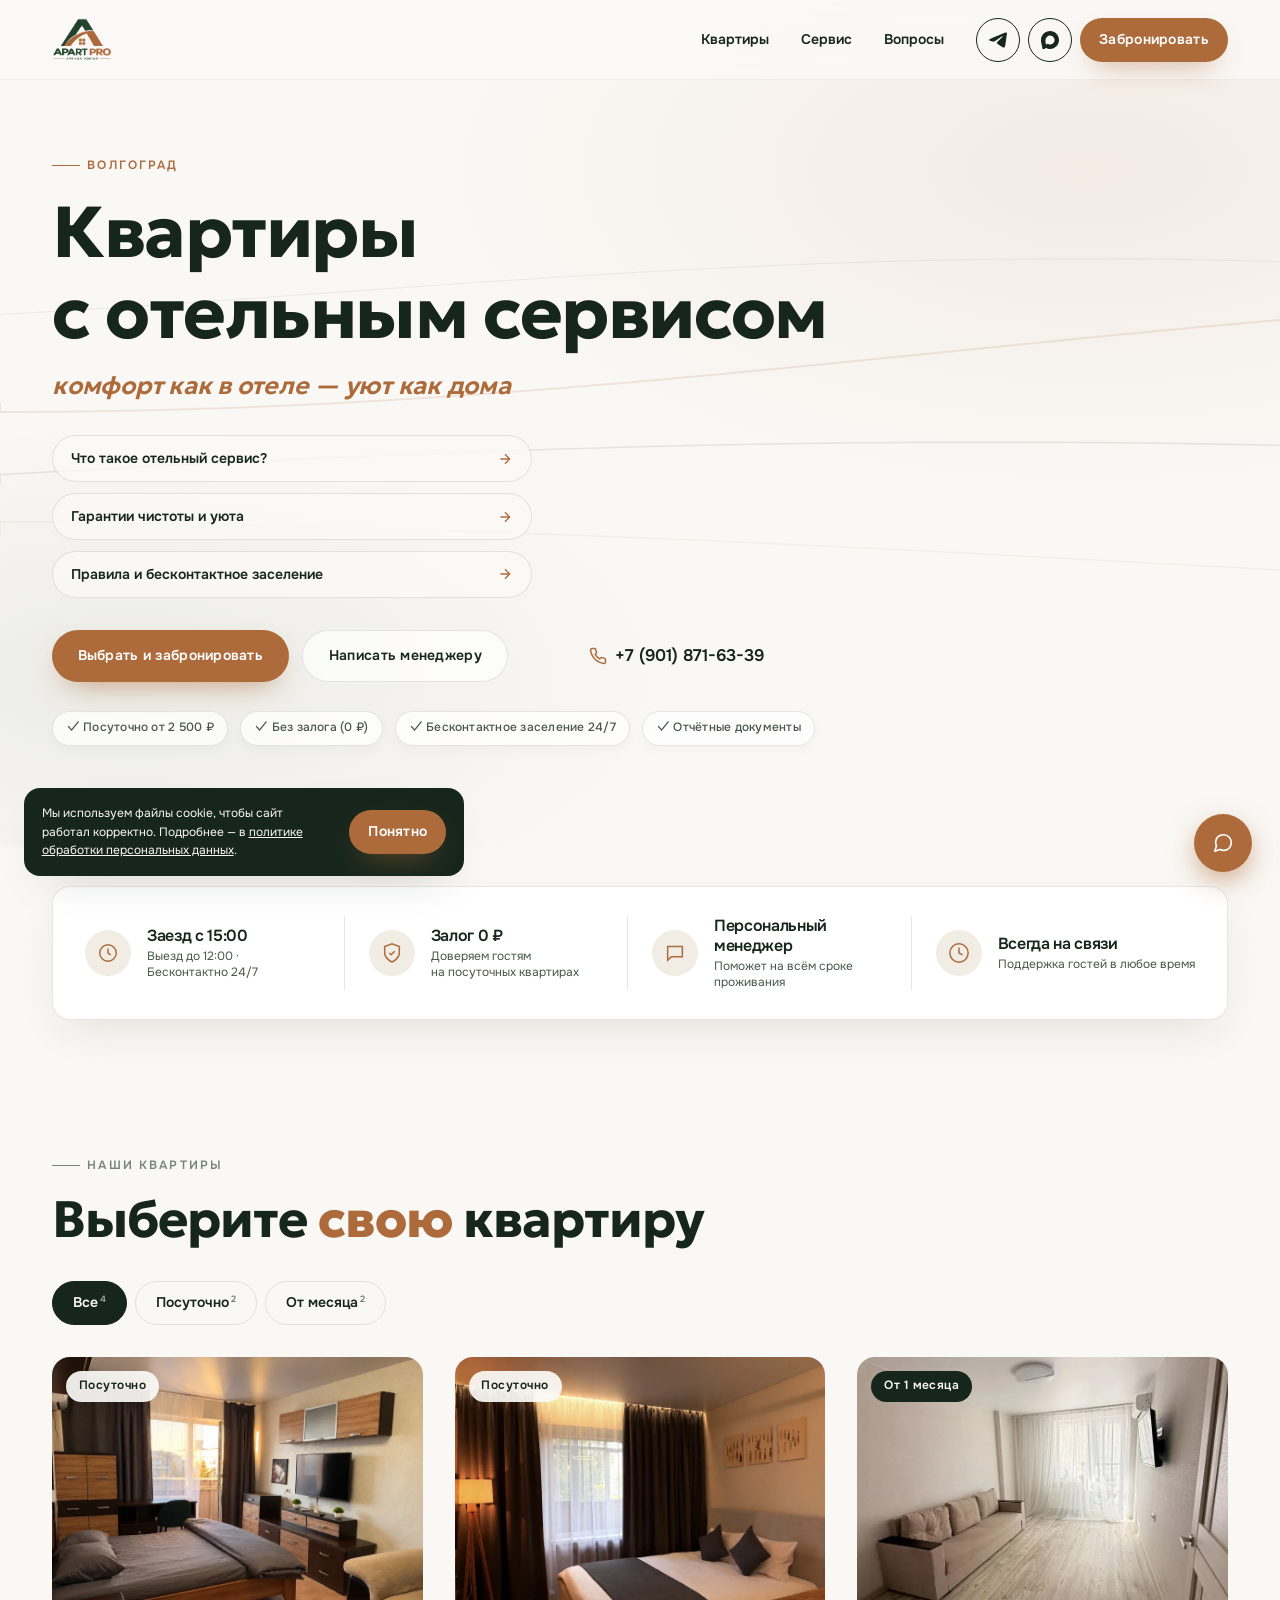
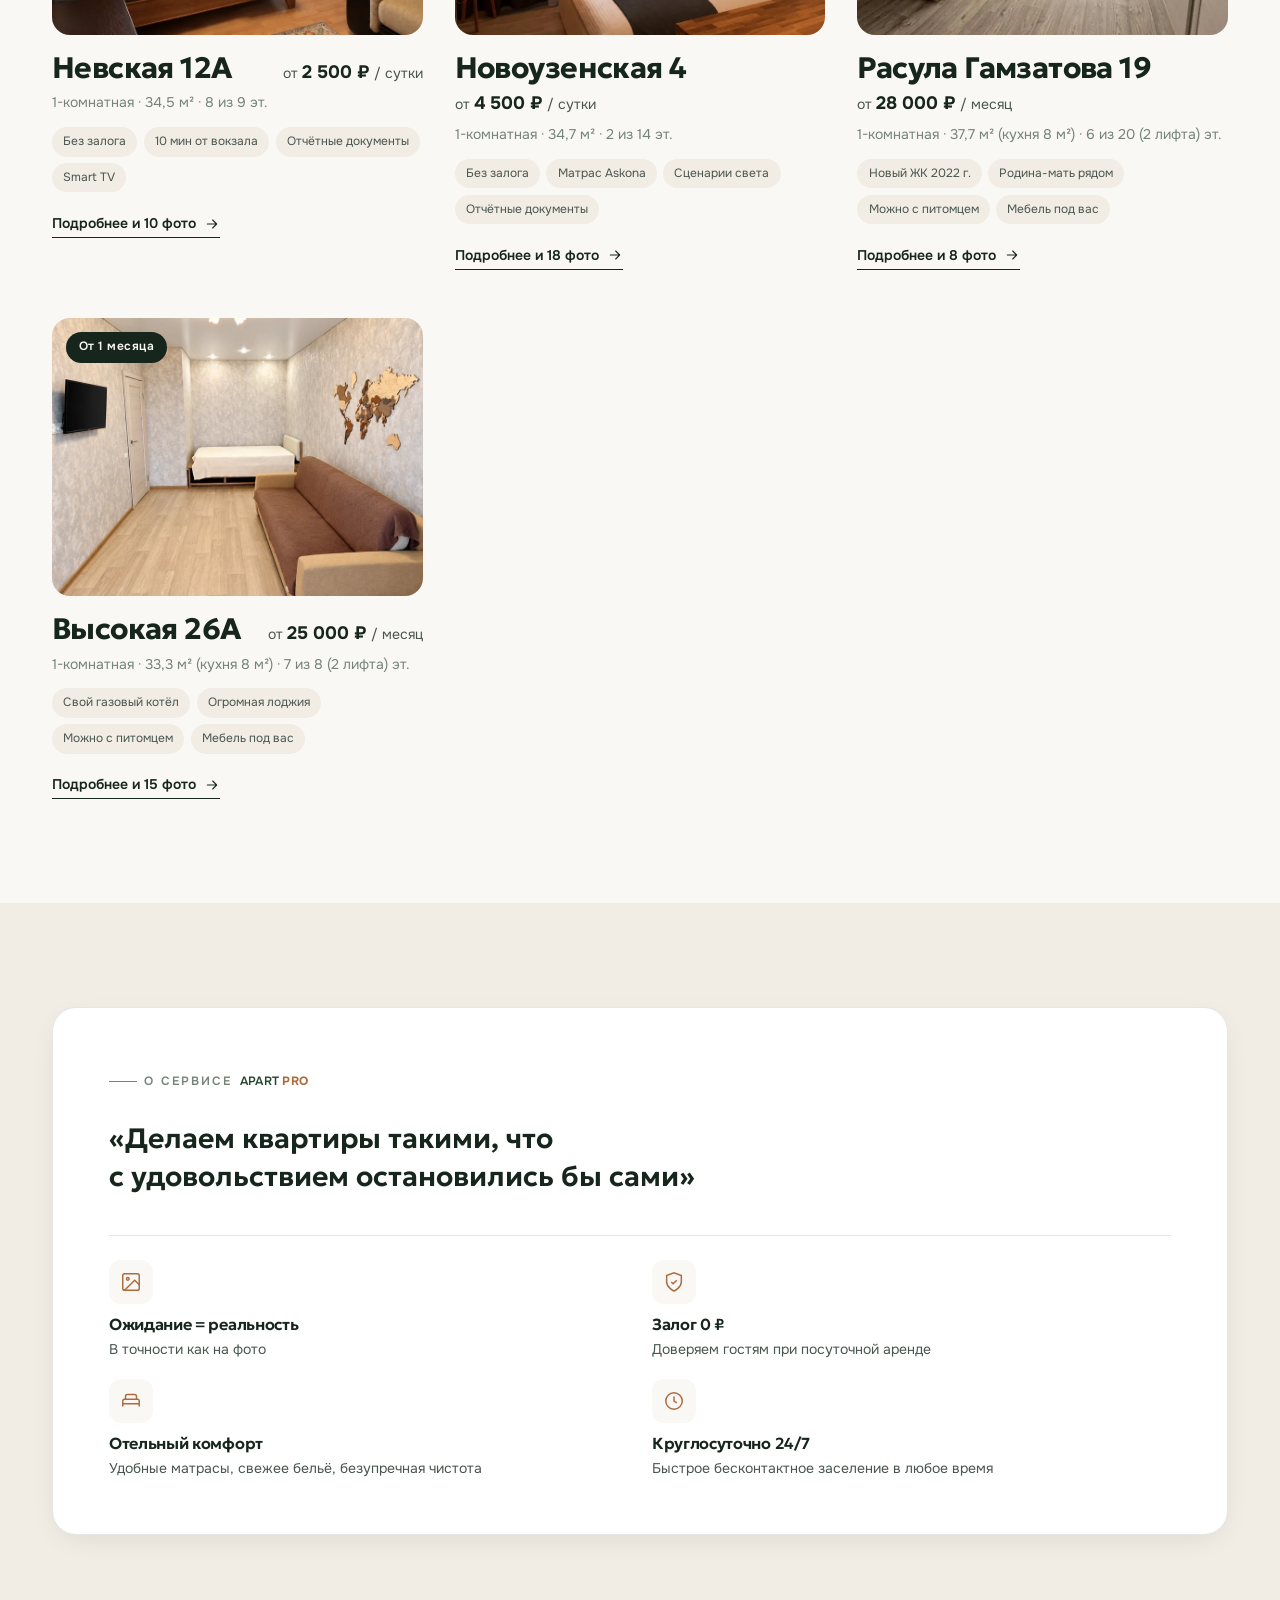
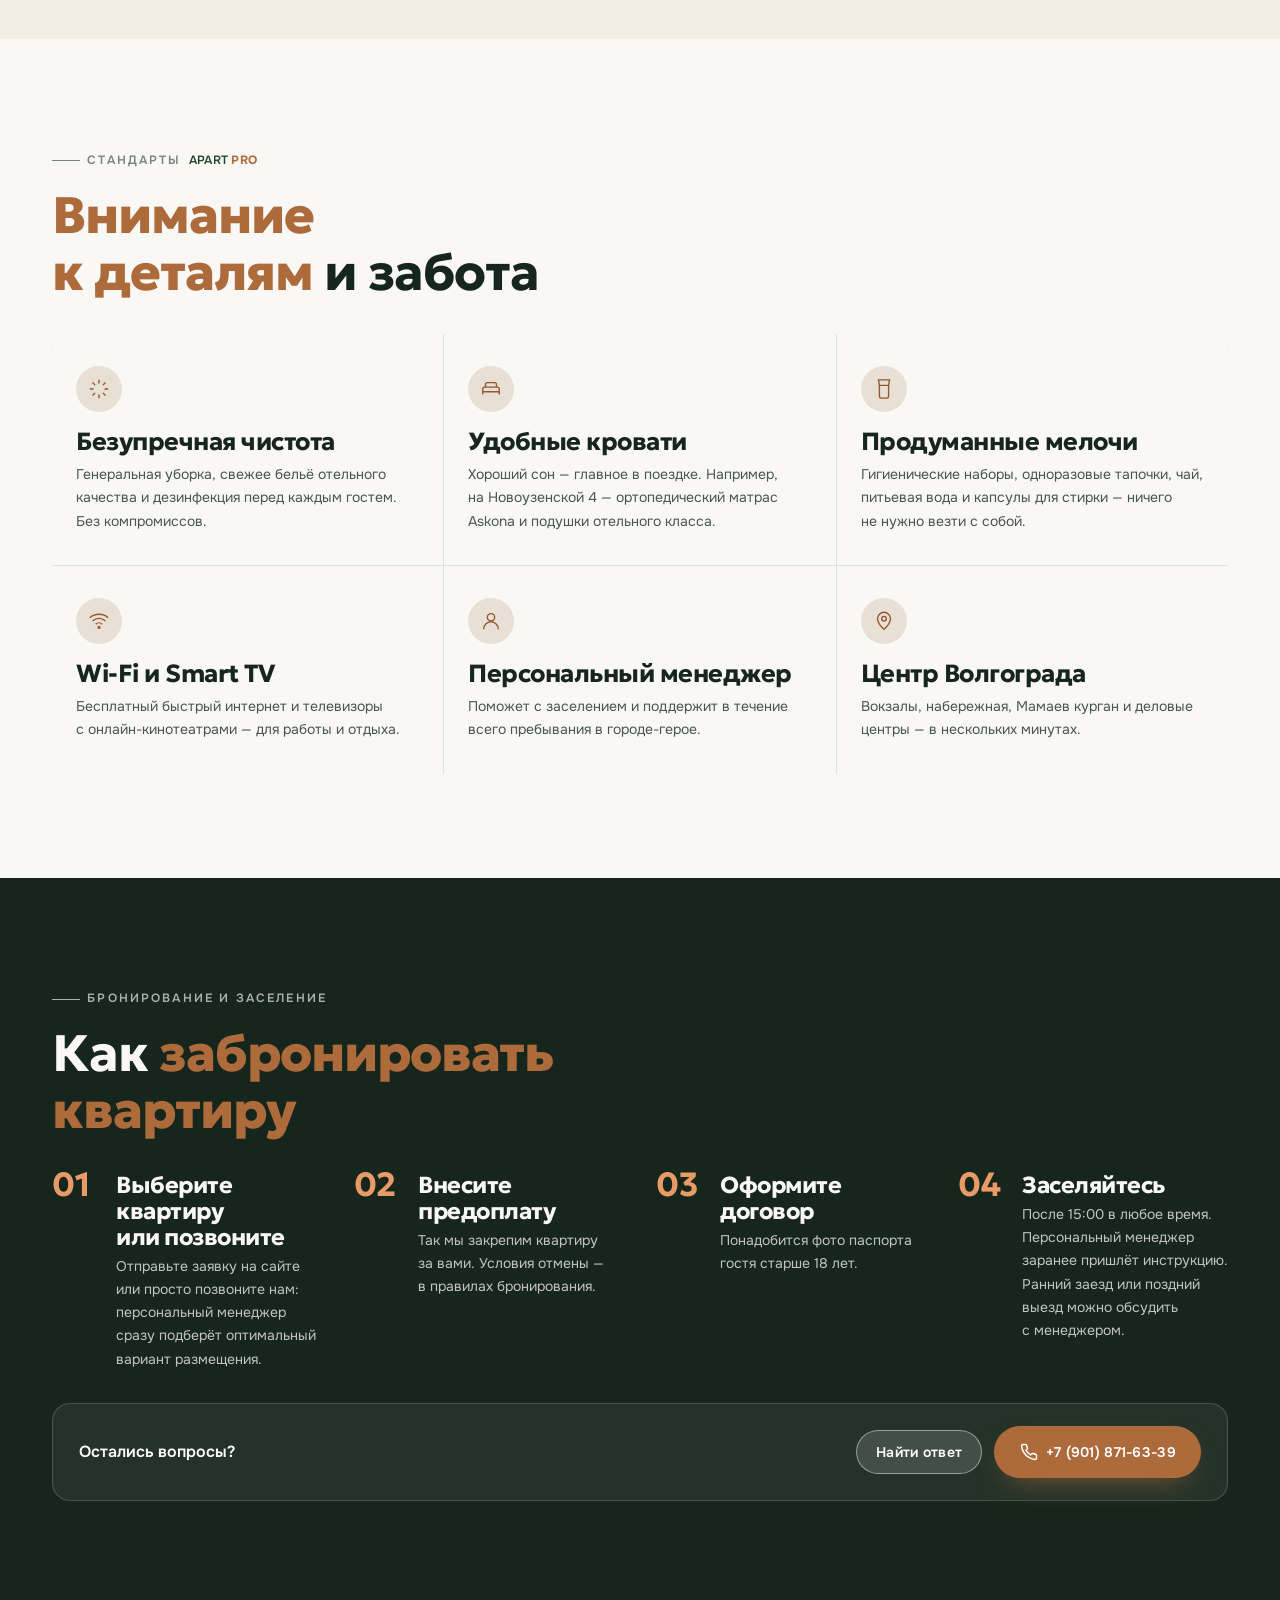
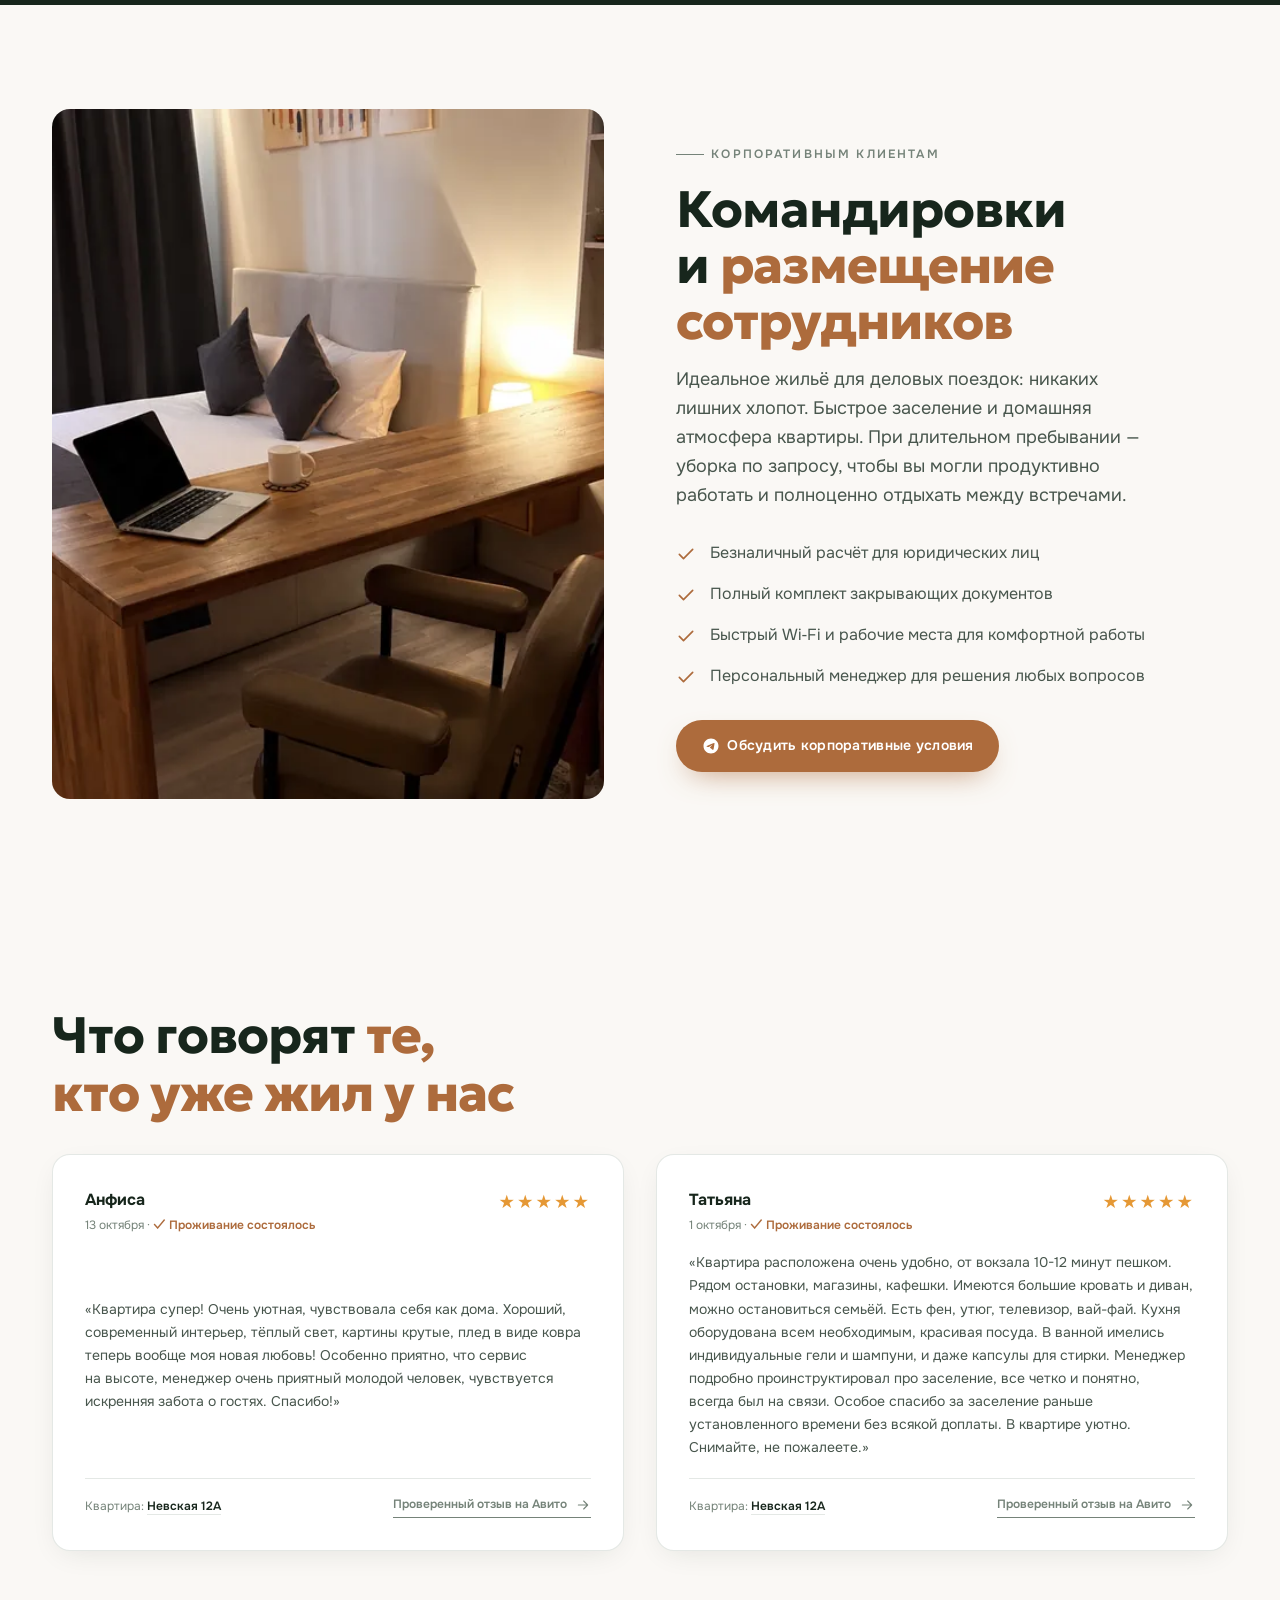
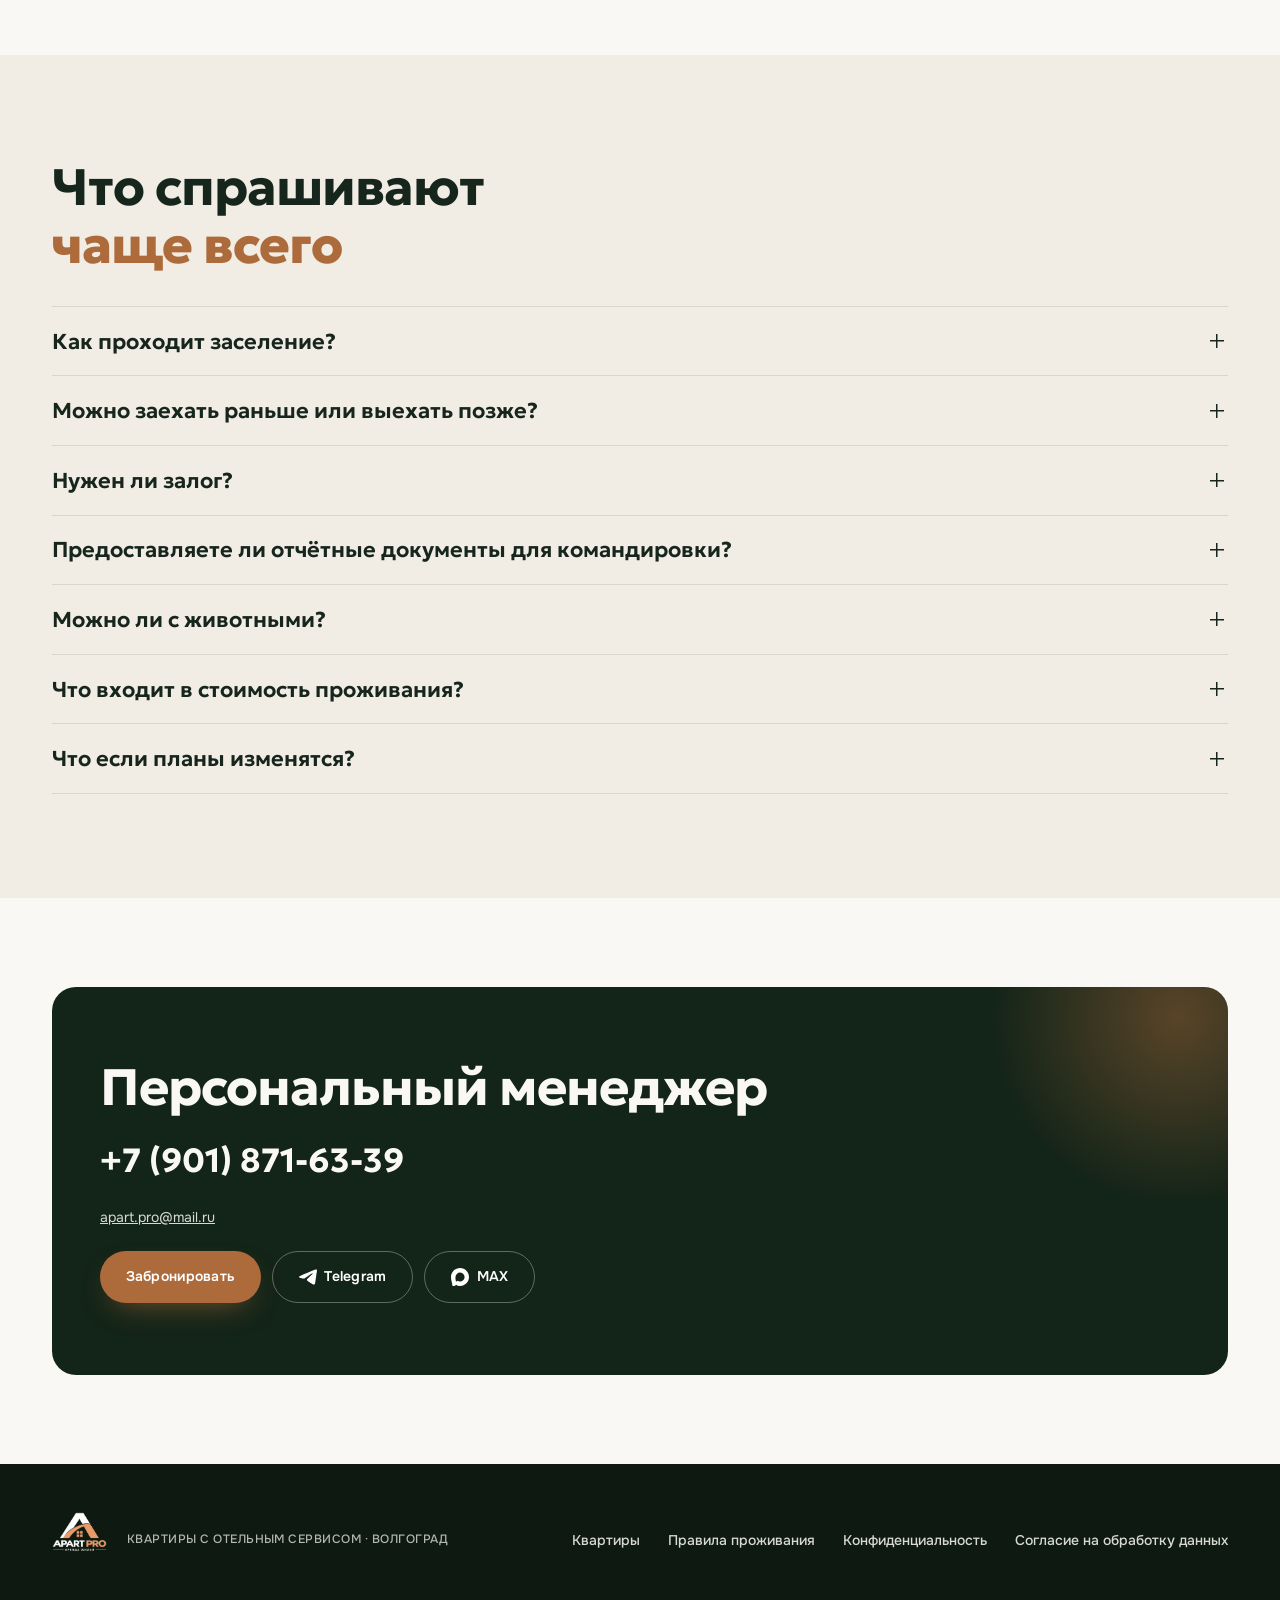
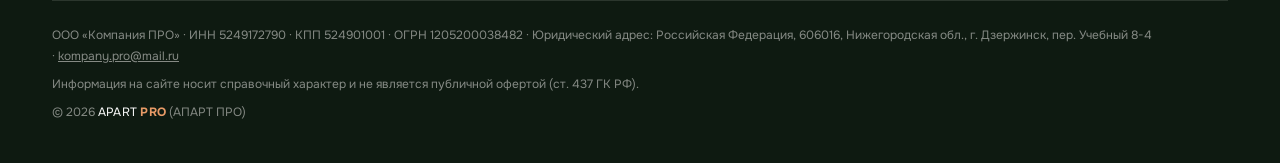
<file: index.html>
<!DOCTYPE html>
<html lang="ru">
<head>
  <meta charset="UTF-8">
  <meta name="viewport" content="width=device-width, initial-scale=1, viewport-fit=cover">
  <title>APART PRO — квартиры в Волгограде посуточно и на длительный срок</title>
  <meta name="description" content="Квартиры с отельным сервисом в Волгограде посуточно и от месяца от APART PRO. Центр, Ворошиловский и Дзержинский районы. Без залога, отчётные документы командировочным, отельный сервис, бесконтактное заселение 24/7.">
  <meta name="keywords" content="квартиры посуточно волгоград, аренда квартир волгоград, снять квартиру посуточно волгоград, апартаменты волгоград, apart pro, снять квартиру без залога волгоград, аренда на длительный срок волгоград жк шоколад, командировка волгоград отчетные документы, посуточно центр волгоград, бесконтактное заселение волгоград">
  <meta name="robots" content="index, follow, max-image-preview:large">
  <meta name="theme-color" content="#23442C">

  <!-- Фавиконы и PWA манифест -->
  <link rel="icon" href="favicon.ico" sizes="any">
  <link rel="icon" href="favicon-32x32.png" type="image/png" sizes="32x32">
  <link rel="icon" href="favicon-16x16.png" type="image/png" sizes="16x16">
  <link rel="apple-touch-icon" href="apple-touch-icon.png" sizes="180x180">
  <link rel="manifest" href="site.webmanifest">

  <!-- Open Graph / соцсети и мессенджеры (Telegram, VK, MAX) -->
  <meta property="og:site_name" content="APART PRO">
  <meta property="og:type" content="website">
  <meta property="og:locale" content="ru_RU">
  <meta property="og:title" content="APART PRO — квартиры с отельным сервисом в Волгограде">
  <meta property="og:description" content="Отельный сервис в отдельной квартире. Посуточно и от месяца. Без залога, отчётные документы, персональный менеджер на связи.">
  <meta property="og:image" content="img/og-preview.jpg">
  <meta property="og:image:width" content="1200">
  <meta property="og:image:height" content="630">
  <meta property="og:image:type" content="image/jpeg">
  <meta property="og:image:alt" content="APART PRO — квартиры с отельным сервисом в Волгограде">

  <!-- Twitter Card -->
  <meta name="twitter:card" content="summary_large_image">
  <meta name="twitter:title" content="APART PRO — квартиры в Волгограде посуточно и от месяца">
  <meta name="twitter:description" content="Сервис как в отеле — в отдельной квартире. Без залога, отчётные документы командировочным.">
  <meta name="twitter:image" content="img/og-preview.jpg">

  <!-- Локальное SEO (Геопривязка: Волгоград) -->
  <meta name="geo.region" content="RU-VOG">
  <meta name="geo.placename" content="Волгоград">
  <meta name="geo.position" content="48.708048;44.513303">
  <meta name="ICBM" content="48.708048, 44.513303">

  <!-- Микроразметка Schema.org / JSON-LD -->
  <script type="application/ld+json">
  {
    "@context": "https://schema.org",
    "@type": "LodgingBusiness",
    "name": "APART PRO",
    "alternateName": "Апарт Про Волгоград",
    "description": "Квартиры с отельным сервисом в Волгограде посуточно и на длительный срок. Отчетные документы, бесконтактное заселение, персональный менеджер.",
    "telephone": "+7-901-871-63-39",
    "priceRange": "2500 - 4500 RUB",
    "image": "img/og-preview.jpg",
    "address": {
      "@type": "PostalAddress",
      "addressLocality": "Волгоград",
      "addressRegion": "Волгоградская область",
      "addressCountry": "RU"
    },
    "geo": {
      "@type": "GeoCoordinates",
      "latitude": 48.708048,
      "longitude": 44.513303
    },
    "checkinTime": "15:00",
    "checkoutTime": "12:00",
    "amenityFeature": [
      { "@type": "LocationFeatureSpecification", "name": "Бесплатный Wi-Fi", "value": true },
      { "@type": "LocationFeatureSpecification", "name": "Кондиционер", "value": true },
      { "@type": "LocationFeatureSpecification", "name": "Бесконтактное заселение", "value": true },
      { "@type": "LocationFeatureSpecification", "name": "Отчётные документы для командировочных", "value": true },
      { "@type": "LocationFeatureSpecification", "name": "Аренда без залога", "value": true }
    ]
  }
  </script>

  <link rel="preconnect" href="https://fonts.googleapis.com">
  <link rel="preconnect" href="https://fonts.gstatic.com" crossorigin>
  <link href="https://fonts.googleapis.com/css2?family=Geologica:wght@400;500;600;700;800&family=Onest:wght@400;500;600;700&display=swap" rel="stylesheet">
  <link rel="preload" href="fonts/manrope-cyrillic-400-normal.woff2" as="font" type="font/woff2" crossorigin>
  <link rel="stylesheet" href="css/style.css?v=18">
</head>
<body data-page="home" class="has-hero">
  <div id="preloader" class="preloader" aria-hidden="true">
    <div class="preloader__brand">
      <img src="img/logos/logo-header.png" alt="APART PRO" class="preloader__img" width="240" height="72">
      <div class="preloader__sub">КВАРТИРЫ С ОТЕЛЬНЫМ СЕРВИСОМ · ВОЛГОГРАД</div>
    </div>
    <div class="preloader__bar"></div>
  </div>
  <div data-header></div>

  <main>
    <!-- Главный экран -->
    <section class="hero" id="top">
      <div class="hero__media">
        <canvas id="hero-canvas" class="hero__canvas" aria-hidden="true"></canvas>
      </div>
      <div class="wrap hero__content">
        <span class="eyebrow hero__anim">Волгоград</span>
        <h1 class="hero__anim">Квартиры с&nbsp;отельным сервисом</h1>
        <p class="hero__lead hero__anim">комфорт как в&nbsp;отеле&nbsp;— уют как дома</p>
        <div class="hero__questions hero__anim">
          <a class="hero__question" href="#service">
            <span>Что такое отельный сервис?</span>
            <svg viewBox="0 0 24 24" fill="none" stroke="currentColor" stroke-width="2" aria-hidden="true"><path d="M5 12h14M12 5l7 7-7 7"/></svg>
          </a>
          <a class="hero__question" href="#about">
            <span>Гарантии чистоты и&nbsp;уюта</span>
            <svg viewBox="0 0 24 24" fill="none" stroke="currentColor" stroke-width="2" aria-hidden="true"><path d="M5 12h14M12 5l7 7-7 7"/></svg>
          </a>
          <a class="hero__question" href="#how">
            <span>Правила и&nbsp;бесконтактное заселение</span>
            <svg viewBox="0 0 24 24" fill="none" stroke="currentColor" stroke-width="2" aria-hidden="true"><path d="M5 12h14M12 5l7 7-7 7"/></svg>
          </a>
        </div>
        <div class="hero__cta hero__anim">
          <a class="btn btn--primary" href="#catalog" id="hero-catalog">Выбрать и&nbsp;забронировать</a>
          <a class="btn btn--light" data-tg id="hero-tg">Написать менеджеру</a>
          <a class="hero__phone" href="tel:+79018716339" data-tel aria-label="Телефон менеджера">
            <svg viewBox="0 0 24 24" fill="none" stroke="currentColor" stroke-width="2" stroke-linecap="round" stroke-linejoin="round" aria-hidden="true"><path d="M22 16.92v3a2 2 0 0 1-2.18 2 19.79 19.79 0 0 1-8.63-3.07 19.5 19.5 0 0 1-6-6 19.79 19.79 0 0 1-3.07-8.67A2 2 0 0 1 4.11 2h3a2 2 0 0 1 2 1.72 12.84 12.84 0 0 0 .7 2.81 2 2 0 0 1-.45 2.11L8.09 9.91a16 16 0 0 0 6 6l1.27-1.27a2 2 0 0 1 2.11-.45 12.84 12.84 0 0 0 2.81.7A2 2 0 0 1 22 16.92z"/></svg>
            <span>+7 (901) 871-63-39</span>
          </a>
        </div>
        <div class="hero__badges hero__anim">
          <span>✓&nbsp;Посуточно от&nbsp;2&nbsp;500&nbsp;₽</span>
          <span>✓&nbsp;Без&nbsp;залога (0&nbsp;₽)</span>
          <span>✓&nbsp;Бесконтактное заселение 24/7</span>
          <span>✓&nbsp;Отчётные документы</span>
        </div>
      </div>
    </section>

    <!-- Ключевые преимущества / Инфо-блок -->
    <section class="key-facts" id="facts" aria-label="Ключевые преимущества">
      <div class="wrap">
        <div class="key-facts__card reveal">
          <div class="key-fact">
            <div class="key-fact__icon">
              <svg viewBox="0 0 24 24" fill="none" stroke="currentColor" stroke-width="1.6"><circle cx="12" cy="12" r="9"/><path d="M12 7v5l3 2"/></svg>
            </div>
            <div class="key-fact__content">
              <h3>Заезд с&nbsp;15:00</h3>
              <p>Выезд до&nbsp;12:00 · Бесконтактно 24/7</p>
            </div>
          </div>
          <div class="key-fact">
            <div class="key-fact__icon">
              <svg viewBox="0 0 24 24" fill="none" stroke="currentColor" stroke-width="1.6"><path d="M12 22s8-4 8-10V5l-8-3-8 3v7c0 6 8 10 8 10z"/><path d="m9 12 2 2 4-4"/></svg>
            </div>
            <div class="key-fact__content">
              <h3>Залог 0&nbsp;₽</h3>
              <p>Доверяем гостям на&nbsp;посуточных квартирах</p>
            </div>
          </div>
          <div class="key-fact">
            <div class="key-fact__icon">
              <svg viewBox="0 0 24 24" fill="none" stroke="currentColor" stroke-width="1.6"><path d="M4 5h16v11H8l-4 4z"/></svg>
            </div>
            <div class="key-fact__content">
              <h3>Персональный менеджер</h3>
              <p>Поможет на&nbsp;всём сроке проживания</p>
            </div>
          </div>
          <div class="key-fact">
            <div class="key-fact__icon">
              <svg viewBox="0 0 24 24" fill="none" stroke="currentColor" stroke-width="1.6"><circle cx="12" cy="12" r="10"/><path d="M12 6v6l4 2"/></svg>
            </div>
            <div class="key-fact__content">
              <h3>Всегда на&nbsp;связи</h3>
              <p>Поддержка гостей в&nbsp;любое время</p>
            </div>
          </div>
        </div>
      </div>
    </section>

    <!-- Каталог -->
    <section class="section" id="catalog">
      <div class="wrap">
        <div class="section-head reveal">
          <span class="eyebrow">Наши квартиры</span>
          <h2>Выберите <em>свою</em> квартиру</h2>
        </div>
        <div class="filters" data-filters role="group" aria-label="Фильтр по формату аренды"></div>
        <div class="cards" data-catalog></div>
      </div>
    </section>

    <!-- О сервисе / Философия -->
    <section class="section section--alt" id="about">
      <div class="wrap">
        <div class="about-card reveal">
          <div class="about-card__quote">
            <span class="eyebrow">О&nbsp;сервисе <span class="brand-inline"><span class="brand-inline__apart">APART</span> <span class="brand-inline__pro">PRO</span></span></span>
            <blockquote>
              «Делаем квартиры такими, что с&nbsp;удовольствием остановились&nbsp;бы сами»
            </blockquote>
          </div>
          <div class="about-card__grid about-card__grid--compact">
            <div class="about-pillar">
              <div class="about-pillar__icon">
                <svg viewBox="0 0 24 24" fill="none" stroke="currentColor" stroke-width="1.6"><rect x="3" y="3" width="18" height="18" rx="2"/><circle cx="8.5" cy="8.5" r="1.5"/><path d="M21 15l-5-5L5 21"/></svg>
              </div>
              <h4>Ожидание = реальность</h4>
              <p>В&nbsp;точности как на&nbsp;фото</p>
            </div>
            <div class="about-pillar">
              <div class="about-pillar__icon">
                <svg viewBox="0 0 24 24" fill="none" stroke="currentColor" stroke-width="1.6"><path d="M12 22s8-4 8-10V5l-8-3-8 3v7c0 6 8 10 8 10z"/><path d="m9 12 2 2 4-4"/></svg>
              </div>
              <h4>Залог 0&nbsp;₽</h4>
              <p>Доверяем гостям при&nbsp;посуточной аренде</p>
            </div>
            <div class="about-pillar">
              <div class="about-pillar__icon">
                <svg viewBox="0 0 24 24" fill="none" stroke="currentColor" stroke-width="1.6"><path d="M3 18v-6a2 2 0 0 1 2-2h14a2 2 0 0 1 2 2v6M3 15h18M6 10V7a2 2 0 0 1 2-2h8a2 2 0 0 1 2 2v3"/></svg>
              </div>
              <h4>Отельный комфорт</h4>
              <p>Удобные матрасы, свежее бельё, безупречная чистота</p>
            </div>
            <div class="about-pillar">
              <div class="about-pillar__icon">
                <svg viewBox="0 0 24 24" fill="none" stroke="currentColor" stroke-width="1.6"><circle cx="12" cy="12" r="9"/><path d="M12 7v5l3 2"/></svg>
              </div>
              <h4>Круглосуточно 24/7</h4>
              <p>Быстрое бесконтактное заселение в&nbsp;любое время</p>
            </div>
          </div>
        </div>
      </div>
    </section>

    <!-- Сервис -->
    <section class="section" id="service">
      <div class="wrap">
        <div class="section-head reveal">
          <span class="eyebrow">Стандарты <span class="brand-inline"><span class="brand-inline__apart">APART</span> <span class="brand-inline__pro">PRO</span></span></span>
          <h2><em>Внимание к&nbsp;деталям</em> и&nbsp;забота</h2>
        </div>
        <div class="features reveal">
          <div class="feature"><div class="feature__icon"><svg viewBox="0 0 24 24" fill="none" stroke="currentColor" stroke-width="1.5"><path d="M12 2v4M12 18v4M4.93 4.93l2.83 2.83M16.24 16.24l2.83 2.83M2 12h4M18 12h4M4.93 19.07l2.83-2.83M16.24 7.76l2.83-2.83"/></svg></div><h3>Безупречная чистота</h3><p>Генеральная уборка, свежее бельё отельного качества и&nbsp;дезинфекция перед каждым гостем. Без&nbsp;компромиссов.</p></div>
          <div class="feature"><div class="feature__icon"><svg viewBox="0 0 24 24" fill="none" stroke="currentColor" stroke-width="1.5"><path d="M3 18v-6a2 2 0 0 1 2-2h14a2 2 0 0 1 2 2v6M3 15h18M6 10V7a2 2 0 0 1 2-2h8a2 2 0 0 1 2 2v3"/></svg></div><h3>Удобные кровати</h3><p>Хороший сон&nbsp;— главное в&nbsp;поездке. Например, на&nbsp;Новоузенской 4&nbsp;— ортопедический матрас Askona и&nbsp;подушки отельного класса.</p></div>
          <div class="feature"><div class="feature__icon"><svg viewBox="0 0 24 24" fill="none" stroke="currentColor" stroke-width="1.5"><path d="M6 2h12l-1 6H7z"/><path d="M7 8v12a2 2 0 0 0 2 2h6a2 2 0 0 0 2-2V8"/></svg></div><h3>Продуманные мелочи</h3><p>Гигиенические наборы, одноразовые тапочки, чай, питьевая вода и&nbsp;капсулы для&nbsp;стирки&nbsp;— ничего не&nbsp;нужно везти с&nbsp;собой.</p></div>
          <div class="feature"><div class="feature__icon"><svg viewBox="0 0 24 24" fill="none" stroke="currentColor" stroke-width="1.5"><path d="M2 8.5a15 15 0 0 1 20 0M5 12a10 10 0 0 1 14 0M8.5 15.5a5 5 0 0 1 7 0"/><circle cx="12" cy="19" r="1"/></svg></div><h3>Wi‑Fi и&nbsp;Smart TV</h3><p>Бесплатный быстрый интернет и&nbsp;телевизоры с&nbsp;онлайн-кинотеатрами&nbsp;— для&nbsp;работы и&nbsp;отдыха.</p></div>
          <div class="feature"><div class="feature__icon"><svg viewBox="0 0 24 24" fill="none" stroke="currentColor" stroke-width="1.5"><circle cx="12" cy="8" r="4"/><path d="M4 21a8 8 0 0 1 16 0"/></svg></div><h3>Персональный менеджер</h3><p>Поможет с&nbsp;заселением и&nbsp;поддержит в&nbsp;течение всего пребывания в&nbsp;городе-герое.</p></div>
          <div class="feature"><div class="feature__icon"><svg viewBox="0 0 24 24" fill="none" stroke="currentColor" stroke-width="1.5"><path d="M12 21s-7-6.2-7-11.5A7 7 0 0 1 19 9.5C19 14.8 12 21 12 21z"/><circle cx="12" cy="9.5" r="2.5"/></svg></div><h3>Центр Волгограда</h3><p>Вокзалы, набережная, Мамаев курган и&nbsp;деловые центры&nbsp;— в&nbsp;нескольких минутах.</p></div>
        </div>
      </div>
    </section>

    <!-- Как забронировать квартиру -->
    <section class="section section--dark" id="how">
      <div class="wrap">
        <div class="section-head reveal">
          <span class="eyebrow">Бронирование и заселение</span>
          <h2>Как <em>забронировать квартиру</em></h2>
        </div>
        <ol class="steps reveal">
          <li class="step"><h3>Выберите квартиру или позвоните</h3><p>Отправьте заявку на&nbsp;сайте или просто позвоните нам: персональный менеджер сразу подберёт оптимальный вариант размещения.</p></li>
          <li class="step"><h3>Внесите предоплату</h3><p>Так мы закрепим квартиру за&nbsp;вами. Условия отмены&nbsp;— в&nbsp;правилах бронирования.</p></li>
          <li class="step"><h3>Оформите договор</h3><p>Понадобится фото паспорта гостя старше 18 лет.</p></li>
          <li class="step"><h3>Заселяйтесь</h3><p>После 15:00 в&nbsp;любое время. Персональный менеджер заранее пришлёт инструкцию. Ранний заезд или поздний выезд можно обсудить с&nbsp;менеджером.</p></li>
        </ol>
        <div class="how-callout reveal">
          <div class="how-callout__text">
            <strong>Остались вопросы?</strong>
          </div>
          <div class="how-callout__actions">
            <a class="btn btn--light btn--sm" href="#faq" id="how-faq-btn">Найти ответ</a>
            <a class="btn btn--primary" href="tel:+79018716339" id="how-call-btn" data-tel>
              <svg viewBox="0 0 24 24" fill="none" stroke="currentColor" stroke-width="2" width="18" height="18" aria-hidden="true"><path d="M22 16.9v3a2 2 0 0 1-2.2 2 19.8 19.8 0 0 1-8.6-3.1 19.5 19.5 0 0 1-6-6A19.8 19.8 0 0 1 2.1 4.2 2 2 0 0 1 4.1 2h3a2 2 0 0 1 2 1.7c.1 1 .4 1.9.7 2.8a2 2 0 0 1-.5 2.1L8 9.9a16 16 0 0 0 6 6l1.3-1.3a2 2 0 0 1 2.1-.5c.9.3 1.8.6 2.8.7a2 2 0 0 1 1.7 2z"/></svg>
              <span>+7 (901) 871-63-39</span>
            </a>
          </div>
        </div>
      </div>
    </section>

    <!-- Компаниям -->
    <section class="section" id="corporate">
      <div class="wrap split">
        <div class="split__media reveal"><img src="img/novouzenskaya-4/05-800.webp" srcset="img/novouzenskaya-4/05-800.webp 800w, img/novouzenskaya-4/05-1600.webp 1600w" sizes="(min-width:1080px) 50vw, 100vw" alt="Рабочее место с ноутбуком у кровати" loading="lazy"></div>
        <div class="split__content reveal">
          <span class="eyebrow">Корпоративным клиентам</span>
          <h2>Командировки и&nbsp;<em>размещение сотрудников</em></h2>
          <p class="split__lead">Идеальное жильё для&nbsp;деловых поездок: никаких лишних хлопот. Быстрое заселение и&nbsp;домашняя атмосфера квартиры. При&nbsp;длительном пребывании&nbsp;— уборка по&nbsp;запросу, чтобы вы могли продуктивно работать и&nbsp;полноценно отдыхать между встречами.</p>
          <ul class="checklist">
            <li>
              <svg viewBox="0 0 24 24" fill="none" stroke="currentColor" stroke-width="2" stroke-linecap="round" stroke-linejoin="round" aria-hidden="true"><path d="M4 12.5l5 5L20 6.5"/></svg>
              <span>Безналичный расчёт для&nbsp;юридических лиц</span>
            </li>
            <li>
              <svg viewBox="0 0 24 24" fill="none" stroke="currentColor" stroke-width="2" stroke-linecap="round" stroke-linejoin="round" aria-hidden="true"><path d="M4 12.5l5 5L20 6.5"/></svg>
              <span>Полный комплект закрывающих документов</span>
            </li>
            <li>
              <svg viewBox="0 0 24 24" fill="none" stroke="currentColor" stroke-width="2" stroke-linecap="round" stroke-linejoin="round" aria-hidden="true"><path d="M4 12.5l5 5L20 6.5"/></svg>
              <span>Быстрый Wi‑Fi и&nbsp;рабочие места для&nbsp;комфортной работы</span>
            </li>
            <li>
              <svg viewBox="0 0 24 24" fill="none" stroke="currentColor" stroke-width="2" stroke-linecap="round" stroke-linejoin="round" aria-hidden="true"><path d="M4 12.5l5 5L20 6.5"/></svg>
              <span>Персональный менеджер для&nbsp;решения любых вопросов</span>
            </li>
          </ul>
          <a class="btn btn--primary" data-tg>
            <svg viewBox="0 0 24 24" fill="currentColor" width="18" height="18" aria-hidden="true"><path d="M12 2C6.48 2 2 6.48 2 12s4.48 10 10 10 10-4.48 10-10S17.52 2 12 2zm4.64 6.8c-.15 1.58-.8 5.42-1.13 7.19-.14.75-.42 1-.68 1.03-.58.05-1.02-.38-1.58-.75-.88-.58-1.38-.94-2.23-1.5-.99-.65-.35-1.01.22-1.59.15-.15 2.71-2.48 2.76-2.69a.2.2 0 00-.05-.18c-.06-.05-.14-.03-.21-.02-.09.02-1.49.95-4.22 2.79-.4.27-.76.41-1.08.4-.36-.01-1.04-.2-1.55-.37-.63-.2-1.12-.31-1.08-.66.02-.18.27-.36.75-.55 2.92-1.27 4.86-2.11 5.83-2.51 2.78-1.16 3.35-1.36 3.73-1.36.08 0 .27.02.39.12.1.08.13.19.14.27-.01.06.01.24 0 .38z"/></svg>
            <span>Обсудить корпоративные условия</span>
          </a>
        </div>
      </div>
    </section>

    <!-- Отзывы -->
    <section class="section" id="reviews">
      <div class="wrap">
        <div class="section-head reveal">
          <h2>Что говорят <em>те, кто уже жил у&nbsp;нас</em></h2>
          <div class="reviews-hint" aria-hidden="true"><span>← Листайте отзывы свайпом →</span></div>
        </div>
        <div class="reviews-grid" data-reviews></div>
      </div>
    </section>

    <!-- FAQ -->
    <section class="section section--alt" id="faq">
      <div class="wrap">
        <div class="section-head reveal">
          <h2>Что спрашивают <em>чаще всего</em></h2>
        </div>
        <div class="faq reveal">
          <details><summary>Как проходит заселение?</summary><div>Заезд с&nbsp;15:00, выезд до&nbsp;12:00 независимо от&nbsp;времени заселения. Заселение бесконтактное: менеджер заранее пришлёт подробную инструкцию. Для&nbsp;договора понадобится фото паспорта гостя старше 18 лет.</div></details>
          <details><summary>Можно заехать раньше или выехать позже?</summary><div>Да! Если квартира свободна и&nbsp;убрана к&nbsp;вашему приезду, мы с&nbsp;удовольствием заселим вас раньше установленного времени без&nbsp;всяких доплат. Поздний выезд также согласовывается с&nbsp;менеджером заранее.</div></details>
          <details><summary>Нужен ли&nbsp;залог?</summary><div>В&nbsp;посуточных квартирах мы доверяем гостям и&nbsp;<b>не&nbsp;берем залог</b>. При&nbsp;долгосрочной аренде залог обязателен, возвращается при&nbsp;выезде по&nbsp;договору.</div></details>
          <details><summary>Предоставляете ли&nbsp;отчётные документы для&nbsp;командировки?</summary><div>Да, мы предоставляем официальные отчётные документы для&nbsp;бухгалтерии. Для&nbsp;юридических лиц доступна оплата по&nbsp;безналичному расчёту, а&nbsp;для&nbsp;компаний&nbsp;— индивидуальные условия сотрудничества.</div></details>
          <details><summary>Можно ли&nbsp;с&nbsp;животными?</summary><div>В&nbsp;посуточных квартирах размещение с&nbsp;питомцами не&nbsp;предусмотрено&nbsp;— мы заботимся о&nbsp;гостях с&nbsp;аллергией. В&nbsp;квартирах на&nbsp;длительный срок проживание с&nbsp;домашними животными разрешено!</div></details>
          <details><summary>Что входит в&nbsp;стоимость проживания?</summary><div>Всё для&nbsp;комфортной жизни: свежее качественное постельное бельё, полотенца, индивидуальные средства гигиены (гели, шампуни, зубные наборы), тапочки, капсулы для&nbsp;стирки, чай, сахар, специи, фильтрованная питьевая вода, посуда, бокалы, Wi‑Fi и&nbsp;Smart TV.</div></details>
          <details><summary>Что если планы изменятся?</summary><div>Условия отмены бронирования и&nbsp;возврата предоплаты подробно описаны в&nbsp;наших <a href="rules.html" style="text-decoration:underline">правилах проживания и&nbsp;бронирования</a>.</div></details>
        </div>
      </div>
    </section>

    <!-- Контакты -->
    <section class="section section--contacts" id="contacts">
      <div class="wrap">
        <div class="contact-card reveal">
          <h2>Персональный менеджер</h2>
          <a class="contact-card__phone" data-tel id="contact-phone"></a>
          <p style="margin:-.5rem 0 1.25rem;"><a href="mailto:apart.pro@mail.ru" style="font-size:var(--fs-sm);color:rgba(251,250,247,.85);text-decoration:underline">apart.pro@mail.ru</a></p>
          <div class="contact-card__actions">
            <button class="btn btn--primary" data-book id="contact-book">Забронировать</button>
            <a class="btn btn--ghost" data-tg id="contact-tg">
              <svg viewBox="0 0 700 584" fill="currentColor" width="18" height="18" aria-hidden="true"><path d="M640.322 5.14984C640.322 5.14984 705.077 -20.1002 699.68 41.2213C697.882 66.4717 681.693 154.847 669.102 250.437L625.932 533.598C625.932 533.598 622.335 575.08 589.957 582.295C557.578 589.508 509.013 557.045 500.018 549.83C492.823 544.42 365.113 463.258 320.143 423.58C307.552 412.758 293.162 391.115 321.942 365.865L510.812 185.508C532.397 163.865 553.982 113.365 464.043 174.687L212.218 346.027C212.218 346.027 183.438 364.062 129.477 347.83L12.557 311.758C12.557 311.758 -30.6132 284.705 43.1358 257.65C223.012 172.882 444.258 86.31 640.322 5.14984Z"/></svg>
              <span>Telegram</span>
            </a>
            <a class="btn btn--ghost" data-max id="contact-max">
              <svg viewBox="0 0 17 17" fill="currentColor" width="18" height="18" aria-hidden="true"><path fill-rule="evenodd" clip-rule="evenodd" d="M8.68263 16.9515C7.01429 16.9515 6.23899 16.7069 4.89135 15.7284C4.03891 16.8292 1.33955 17.6894 1.22182 16.2176C1.22182 15.1128 0.978265 14.1793 0.702237 13.16C0.37345 11.9044 0 10.506 0 8.47983C0 3.64061 3.95367 0 8.63799 0C13.3264 0 17 3.82 17 8.52466C17.0157 13.1566 13.2945 16.9268 8.68263 16.9515ZM8.75165 4.18283C6.47038 4.06461 4.69243 5.6505 4.2987 8.13737C3.97396 10.1962 4.55037 12.7034 5.04153 12.8339C5.27696 12.891 5.86961 12.4099 6.23899 12.0389C6.8498 12.4627 7.56108 12.7172 8.30108 12.7768C10.6649 12.891 12.6846 11.0836 12.8433 8.71222C12.9357 6.33575 11.1157 4.32292 8.75165 4.18692V4.18283Z"/></svg>
              <span>MAX</span>
            </a>
          </div>
        </div>
      </div>
    </section>
  </main>

  <div data-footer></div>
  <script src="js/data.js?v=18"></script>
  <script src="js/app.js?v=18"></script>
</body>
</html>
</file>
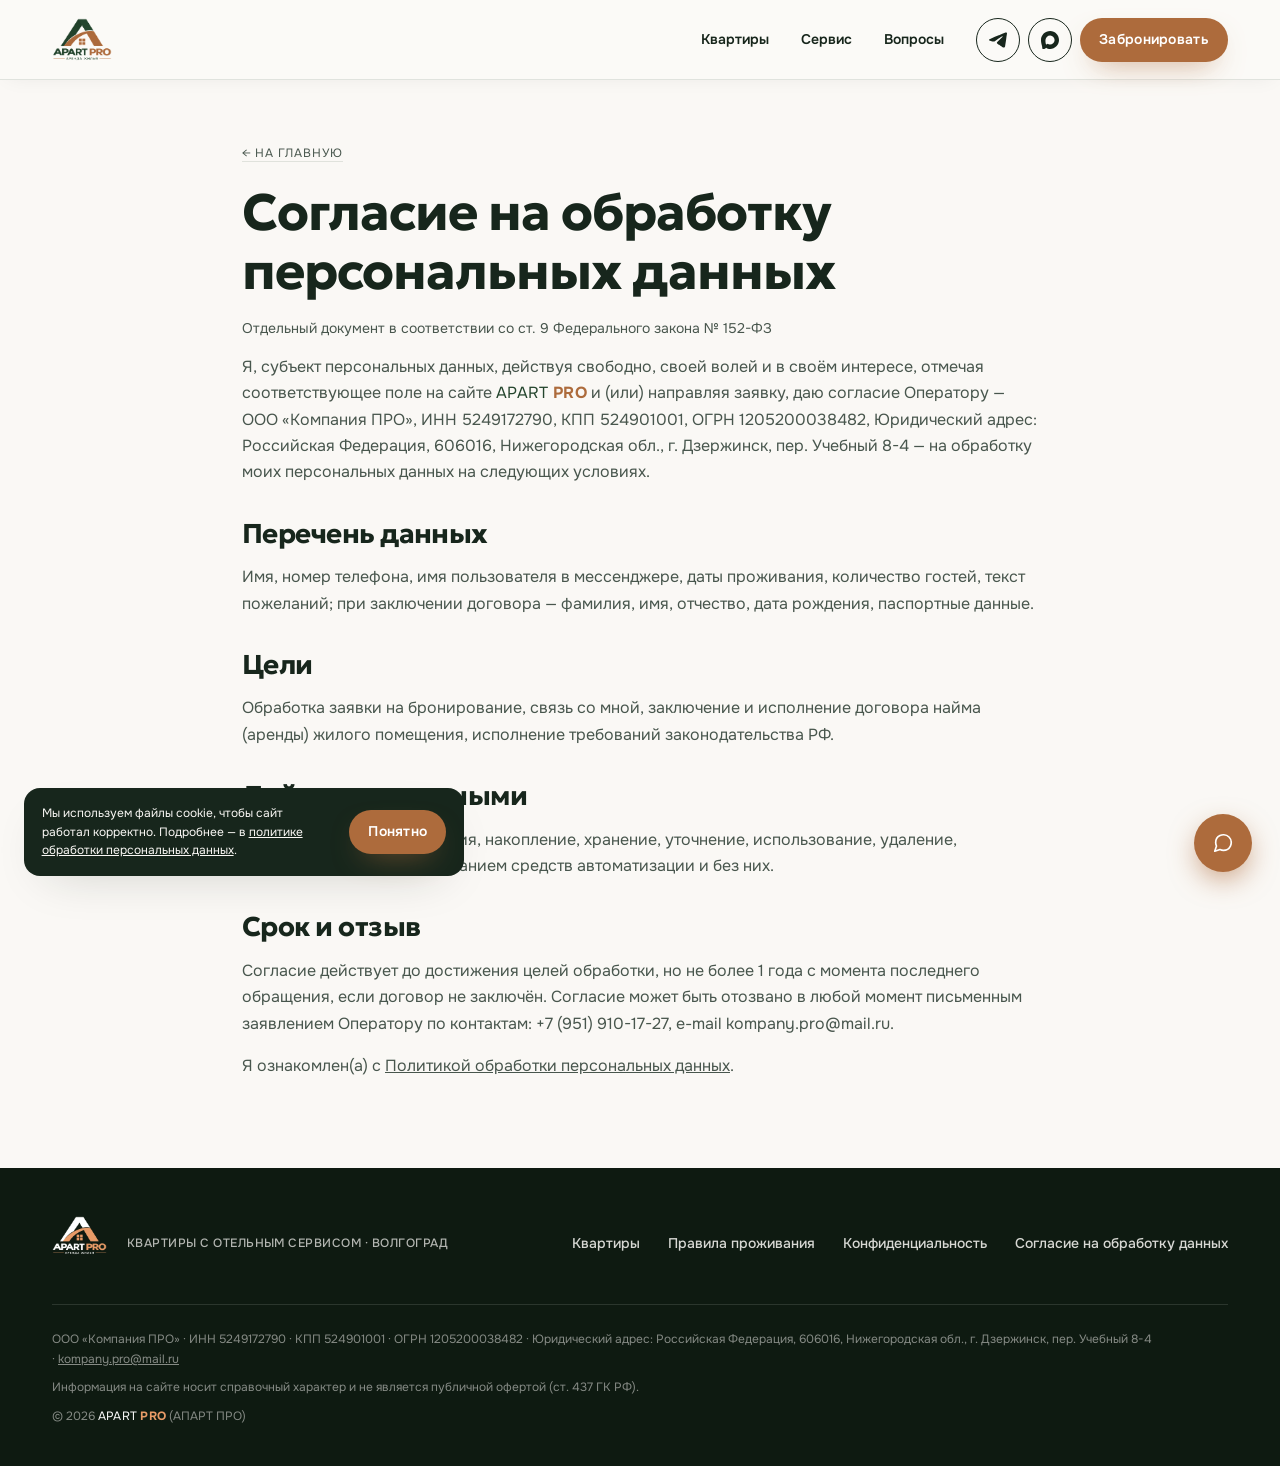
<file: consent.html>
<!DOCTYPE html>
<html lang="ru">
<head>
  <meta charset="UTF-8">
  <meta name="viewport" content="width=device-width, initial-scale=1">
  <title>Согласие на обработку персональных данных | APART PRO</title>
  <meta name="theme-color" content="#23442C">
  <link rel="icon" href="favicon.ico" sizes="any">
  <link rel="icon" href="favicon-32x32.png" type="image/png" sizes="32x32">
  <link rel="icon" href="favicon-16x16.png" type="image/png" sizes="16x16">
  <link rel="apple-touch-icon" href="apple-touch-icon.png" sizes="180x180">
  <link rel="manifest" href="site.webmanifest">
  <link rel="preconnect" href="https://fonts.googleapis.com">
  <link rel="preconnect" href="https://fonts.gstatic.com" crossorigin>
  <link href="https://fonts.googleapis.com/css2?family=Geologica:wght@400;500;600;700;800&family=Onest:wght@400;500;600;700&display=swap" rel="stylesheet">
  <link rel="stylesheet" href="css/style.css?v=18">

  <!-- Open Graph -->
  <meta property="og:site_name" content="APART PRO">
  <meta property="og:type" content="website">
  <meta property="og:locale" content="ru_RU">
  <meta property="og:title" content="Согласие на обработку персональных данных | APART PRO">
  <meta property="og:description" content="Согласие на обработку персональных данных сети квартир с отельным сервисом APART PRO в соответствии со ст. 9 Федерального закона № 152-ФЗ.">
  <meta property="og:image" content="img/og-preview.jpg">
  <meta property="og:image:width" content="1200">
  <meta property="og:image:height" content="630">
  <meta property="og:image:type" content="image/jpeg">

  <!-- Twitter Card -->
  <meta name="twitter:card" content="summary_large_image">
  <meta name="twitter:title" content="Согласие на обработку персональных данных | APART PRO">
  <meta name="twitter:description" content="Согласие на обработку персональных данных APART PRO.">
  <meta name="twitter:image" content="img/og-preview.jpg">
</head>
<body data-page="doc">
  <div id="preloader" class="preloader" aria-hidden="true">
    <div class="preloader__brand">
      <img src="img/logos/logo-header.png" alt="APART PRO" class="preloader__img" width="160" height="48">
      <div class="preloader__sub">КВАРТИРЫ С ОТЕЛЬНЫМ СЕРВИСОМ · ВОЛГОГРАД</div>
    </div>
    <div class="preloader__bar"></div>
  </div>
  <div data-header></div>
  <main class="wrap doc">
    <p class="crumbs" style="padding-top:0;margin-bottom:1.2rem"><a href="index.html">← На&nbsp;главную</a></p>
    <h1>Согласие на&nbsp;обработку персональных данных</h1>
    <p class="doc__meta">Отдельный документ в&nbsp;соответствии со&nbsp;ст.&nbsp;9 Федерального закона № 152-ФЗ</p>

    <p>Я, субъект персональных данных, действуя свободно, своей волей и&nbsp;в&nbsp;своём интересе, отмечая соответствующее поле на&nbsp;сайте <span class="brand-inline"><span class="brand-inline__apart">APART</span> <span class="brand-inline__pro">PRO</span></span> и&nbsp;(или) направляя заявку, даю согласие Оператору&nbsp;— <span data-legal="name" data-placeholder="наименование / ФИО — уточняется"></span>, ИНН <span data-legal="inn"></span>, КПП <span data-legal="kpp"></span>, ОГРН <span data-legal="ogrn"></span>, Юридический адрес: <span data-legal="address"></span>&nbsp;— на&nbsp;обработку моих персональных данных на&nbsp;следующих условиях.</p>

    <h2>Перечень данных</h2>
    <p>Имя, номер телефона, имя пользователя в&nbsp;мессенджере, даты проживания, количество гостей, текст пожеланий; при&nbsp;заключении договора&nbsp;— фамилия, имя, отчество, дата рождения, паспортные данные.</p>

    <h2>Цели</h2>
    <p>Обработка заявки на&nbsp;бронирование, связь со&nbsp;мной, заключение и&nbsp;исполнение договора найма (аренды) жилого помещения, исполнение требований законодательства РФ.</p>

    <h2>Действия с&nbsp;данными</h2>
    <p>Сбор, запись, систематизация, накопление, хранение, уточнение, использование, удаление, уничтожение&nbsp;— с&nbsp;использованием средств автоматизации и&nbsp;без&nbsp;них.</p>

    <h2>Срок и&nbsp;отзыв</h2>
    <p>Согласие действует до&nbsp;достижения целей обработки, но&nbsp;не&nbsp;более 1 года с&nbsp;момента последнего обращения, если договор не&nbsp;заключён. Согласие может быть отозвано в&nbsp;любой момент письменным заявлением Оператору по&nbsp;контактам: <a href="tel:+79519101727" data-legal-tel>+7 (951) 910-17-27</a>, e-mail <span data-legal="email"></span>.</p>

    <p>Я ознакомлен(а) с&nbsp;<a href="privacy.html" style="text-decoration:underline">Политикой обработки персональных данных</a>.</p>
  </main>
  <div data-footer></div>
  <script src="js/data.js?v=18"></script>
  <script src="js/app.js?v=18"></script>
</body>
</html>
</file>
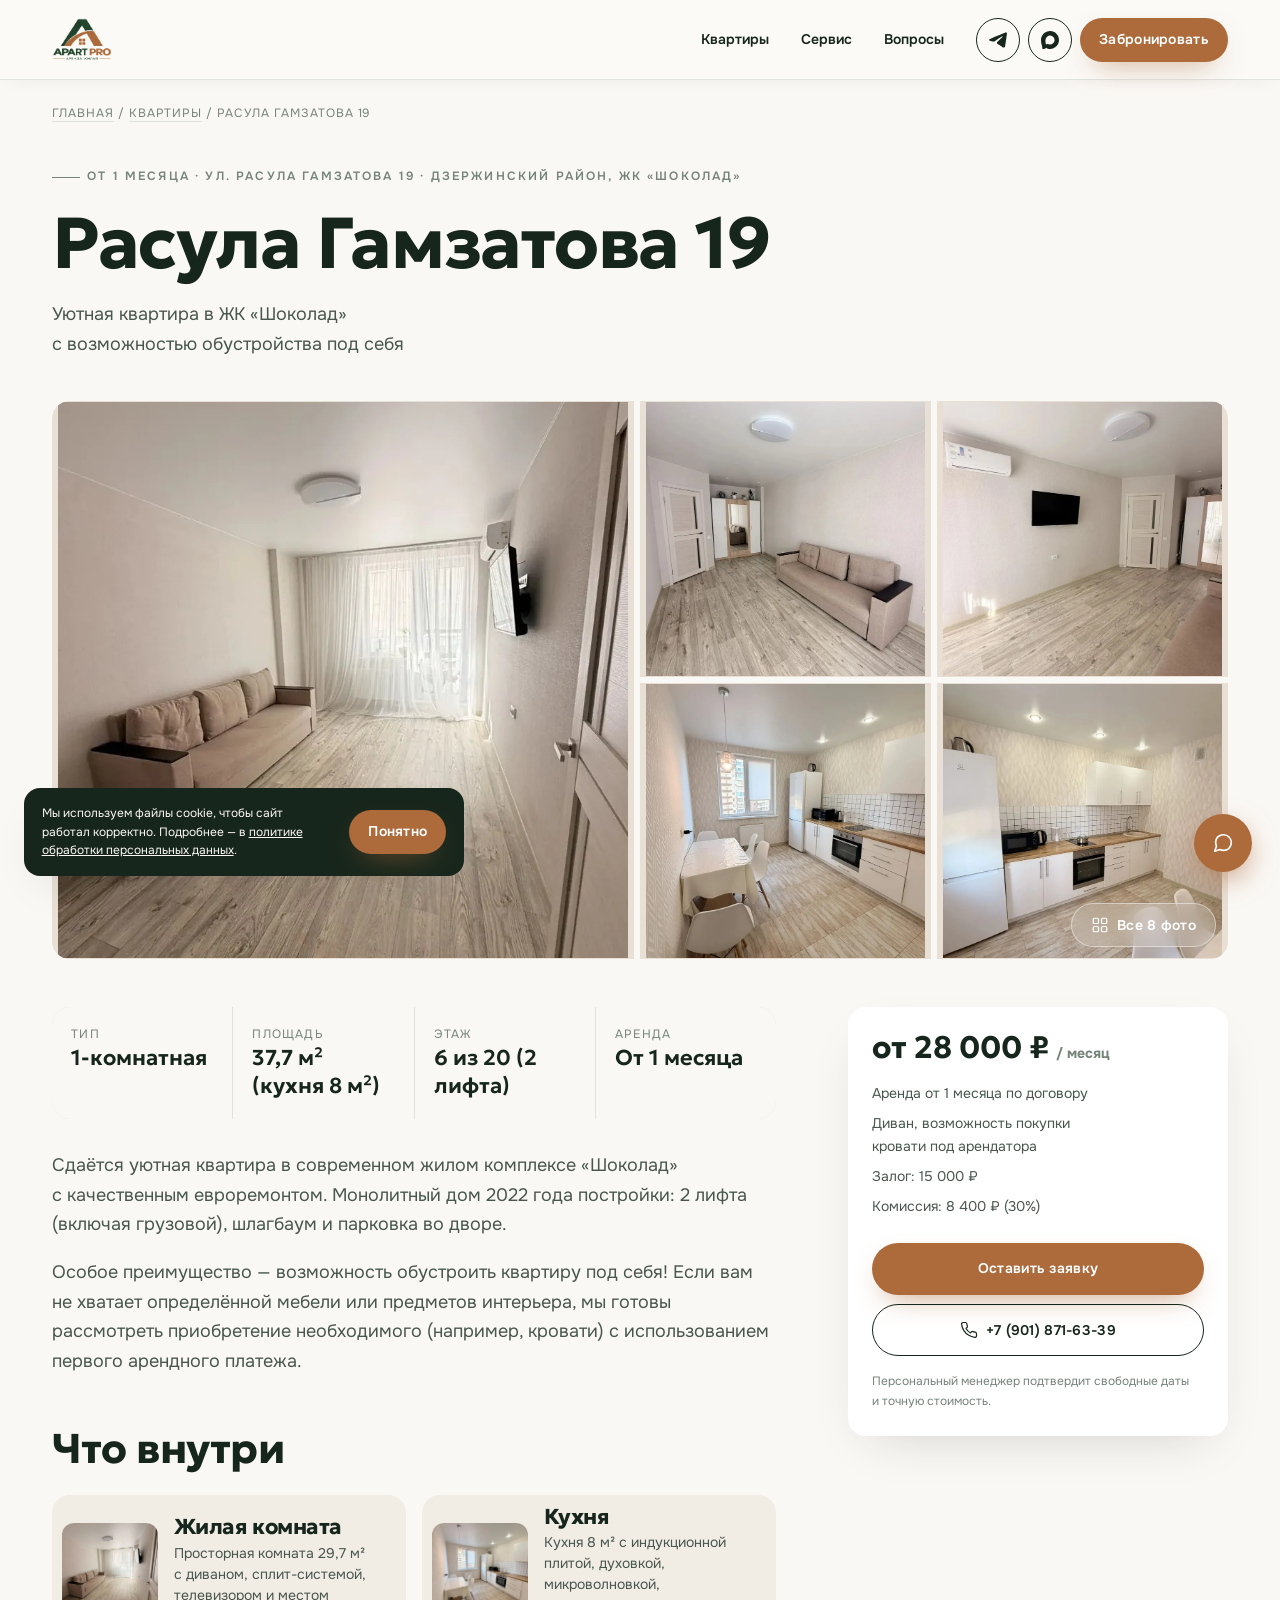
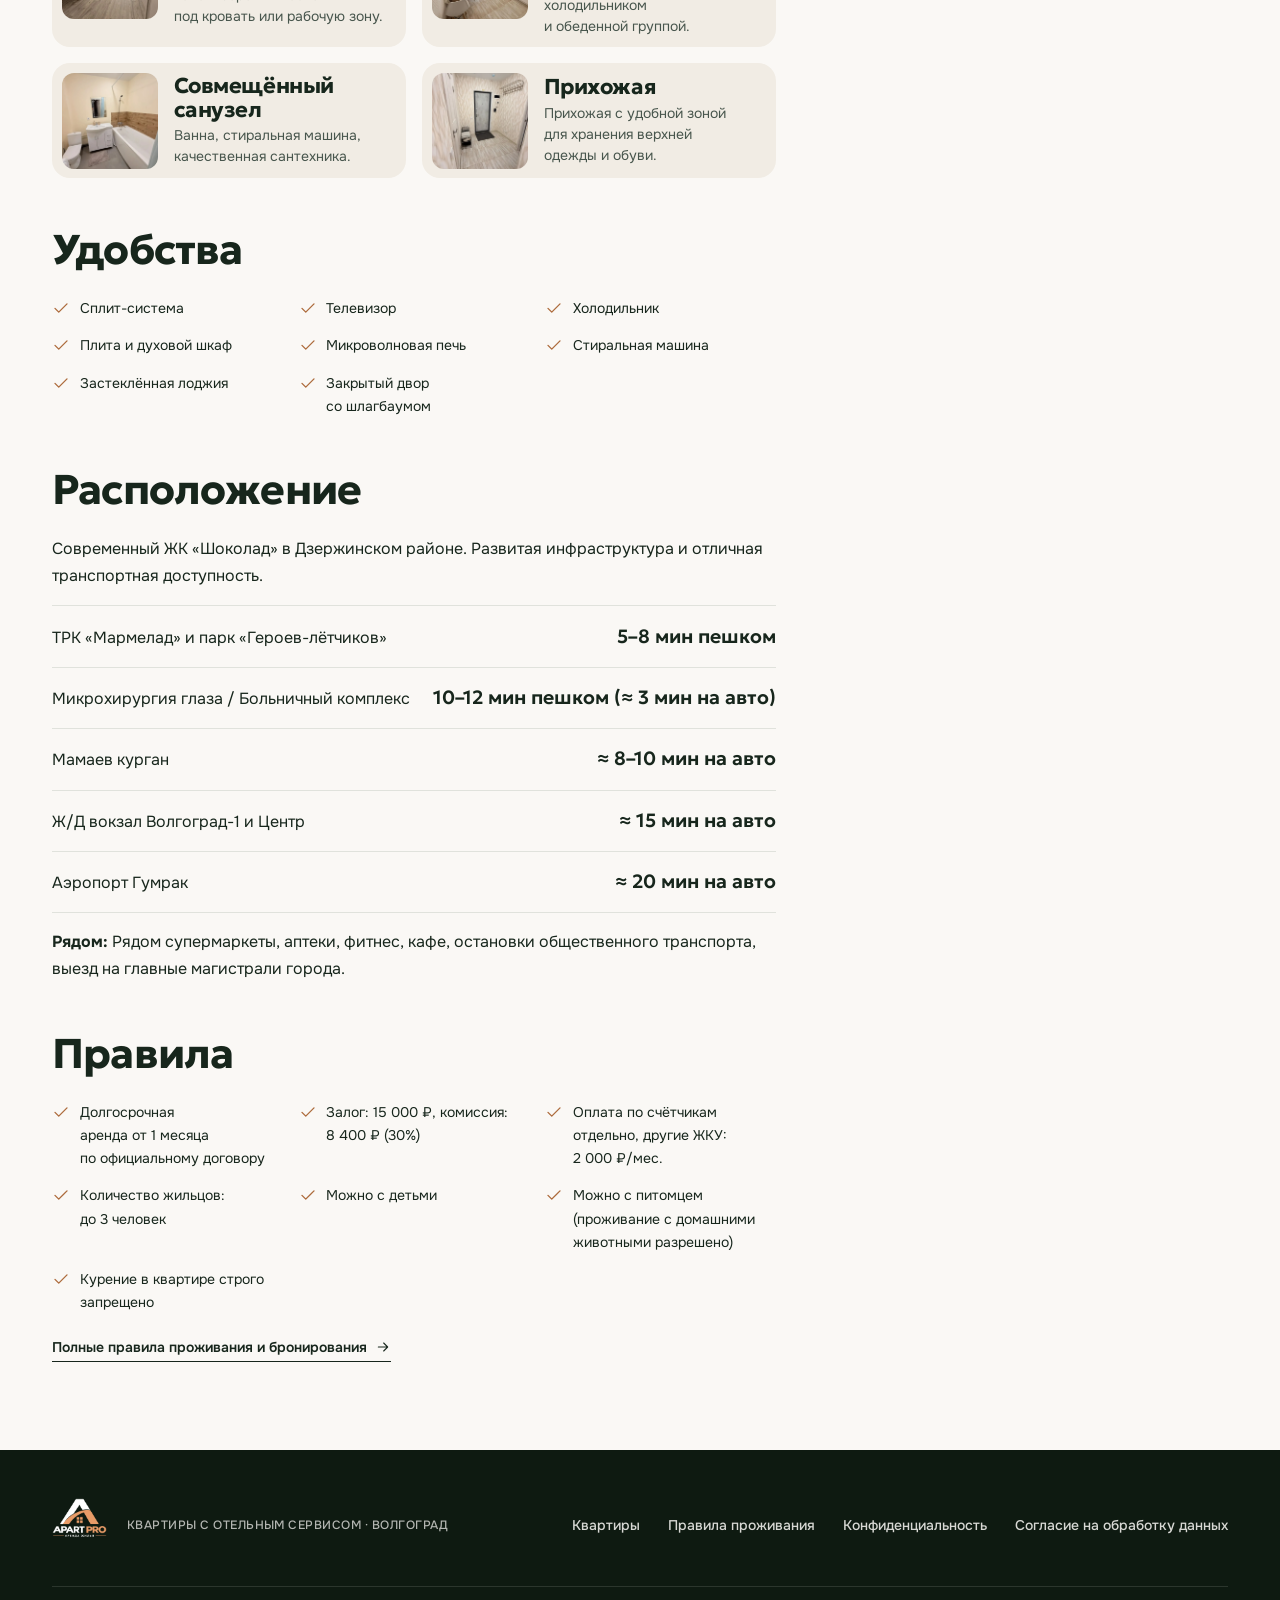
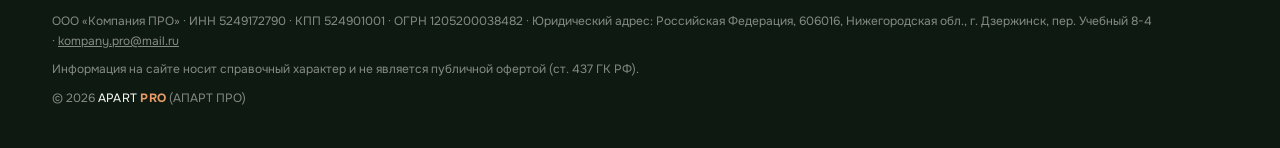
<file: gamzatova-19.html>
<!DOCTYPE html>
<html lang="ru">
<head>
  <meta charset="UTF-8">
  <meta name="viewport" content="width=device-width, initial-scale=1, viewport-fit=cover">
  <title>Расула Гамзатова 19 — аренда квартиры от 1 месяца в ЖК «Шоколад» | APART PRO</title>
  <meta name="description" content="1-комнатная квартира 37,7 м² на длительный срок (от 1 месяца) в новом монолитном доме 2022 года ЖК «Шоколад», Волгоград (Дзержинский район). Евроремонт, закрытый двор, можно с питомцем, докупка мебели под арендатора.">
  <meta name="keywords" content="расула гамзатова 19 волгоград, аренда квартиры жк шоколад волгоград, долгосрочная аренда дзержинский район, apart pro гамзатова, снять квартиру на длительный срок волгоград">
  <meta name="robots" content="index, follow, max-image-preview:large">
  <meta name="theme-color" content="#23442C">

  <!-- Фавиконы -->
  <link rel="icon" href="favicon.ico" sizes="any">
  <link rel="icon" href="favicon-32x32.png" type="image/png" sizes="32x32">
  <link rel="icon" href="favicon-16x16.png" type="image/png" sizes="16x16">
  <link rel="apple-touch-icon" href="apple-touch-icon.png" sizes="180x180">
  <link rel="manifest" href="site.webmanifest">

  <!-- Open Graph -->
  <meta property="og:site_name" content="APART PRO">
  <meta property="og:type" content="website">
  <meta property="og:locale" content="ru_RU">
  <meta property="og:title" content="Расула Гамзатова 19 — аренда в ЖК «Шоколад» | APART PRO">
  <meta property="og:description" content="1-комнатная квартира 37,7 м² в ЖК «Шоколад» от 1 месяца. Новый дом 2022 г., качественный евроремонт, можно с питомцами, возможность докупки мебели под вас.">
  <meta property="og:image" content="img/og-preview.jpg">
  <meta property="og:image:width" content="1200">
  <meta property="og:image:height" content="630">
  <meta property="og:image:type" content="image/jpeg">

  <!-- Twitter Card -->
  <meta name="twitter:card" content="summary_large_image">
  <meta name="twitter:title" content="Расула Гамзатова 19 — квартира на длительный срок в Волгограде">
  <meta name="twitter:description" content="Аренда квартиры в ЖК «Шоколад» от 1 месяца от APART PRO.">
  <meta name="twitter:image" content="img/og-preview.jpg">

  <!-- Микроразметка Schema.org / JSON-LD -->
  <script type="application/ld+json">
  {
    "@context": "https://schema.org",
    "@type": "Apartment",
    "name": "Квартира ул. Расула Гамзатова 19 (ЖК «Шоколад»)",
    "description": "Уютная 1-комнатная квартира в ЖК «Шоколад» на длительный срок от 1 месяца. Новый монолитный дом 2022 года, 2 лифта, закрытый двор.",
    "numberOfRooms": 1,
    "floorSize": { "@type": "QuantitativeValue", "value": 37.7, "unitCode": "MTK" },
    "address": {
      "@type": "PostalAddress",
      "streetAddress": "ул. Расула Гамзатова, 19",
      "addressLocality": "Волгоград",
      "addressRegion": "Волгоградская область",
      "addressCountry": "RU"
    },
    "geo": {
      "@type": "GeoCoordinates",
      "latitude": 48.746538,
      "longitude": 44.517315
    }
  }
  </script>

  <link rel="preconnect" href="https://fonts.googleapis.com">
  <link rel="preconnect" href="https://fonts.gstatic.com" crossorigin>
  <link href="https://fonts.googleapis.com/css2?family=Geologica:wght@400;500;600;700;800&family=Onest:wght@400;500;600;700&display=swap" rel="stylesheet">
  <link rel="stylesheet" href="css/style.css?v=18">
</head>
<body data-page="apartment">
  <div id="preloader" class="preloader" aria-hidden="true">
    <div class="preloader__brand">
      <img src="img/logos/logo-header.png" alt="APART PRO" class="preloader__img" width="160" height="48">
      <div class="preloader__sub">КВАРТИРЫ С ОТЕЛЬНЫМ СЕРВИСОМ · ВОЛГОГРАД</div>
    </div>
    <div class="preloader__bar"></div>
  </div>
  <div data-header></div>
  <main data-apartment="gamzatova-19"></main>
  <div data-footer></div>
  <script src="js/data.js?v=18"></script>
  <script src="js/app.js?v=18"></script>
</body>
</html>
</file>
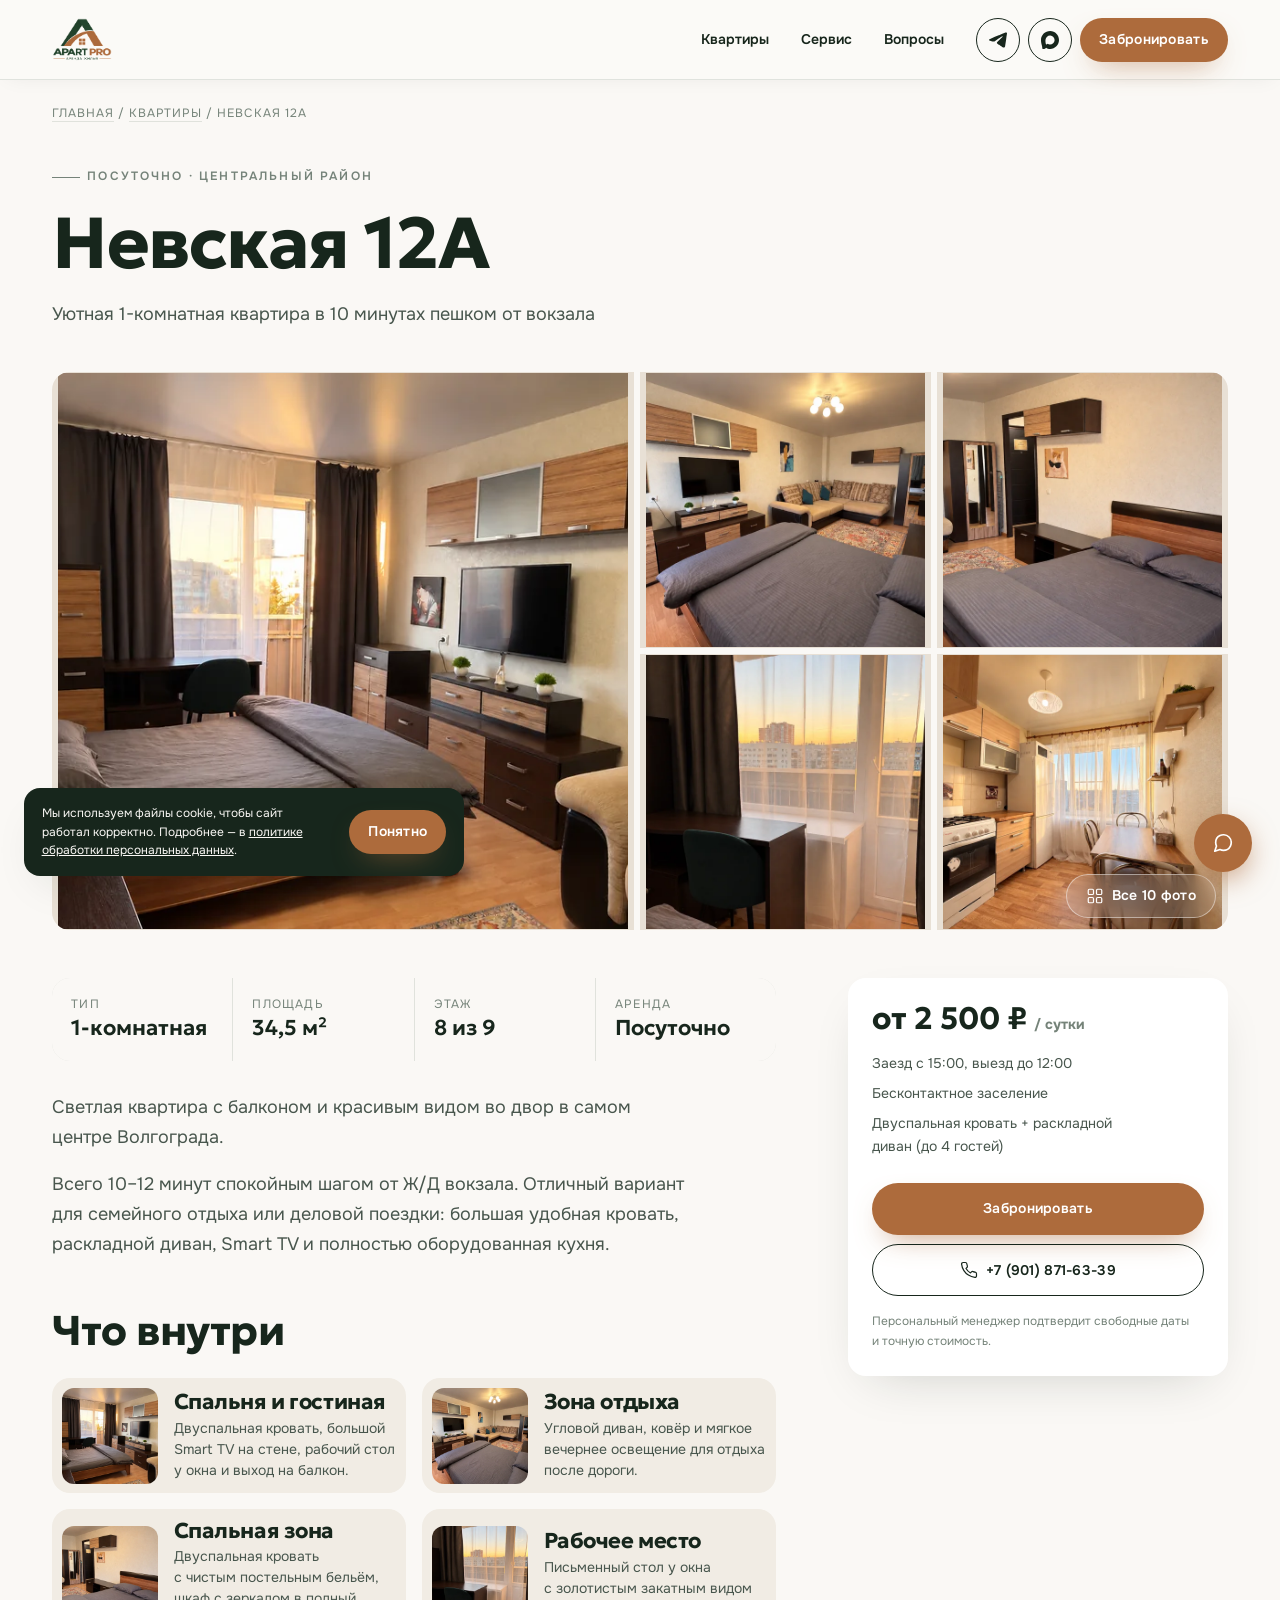
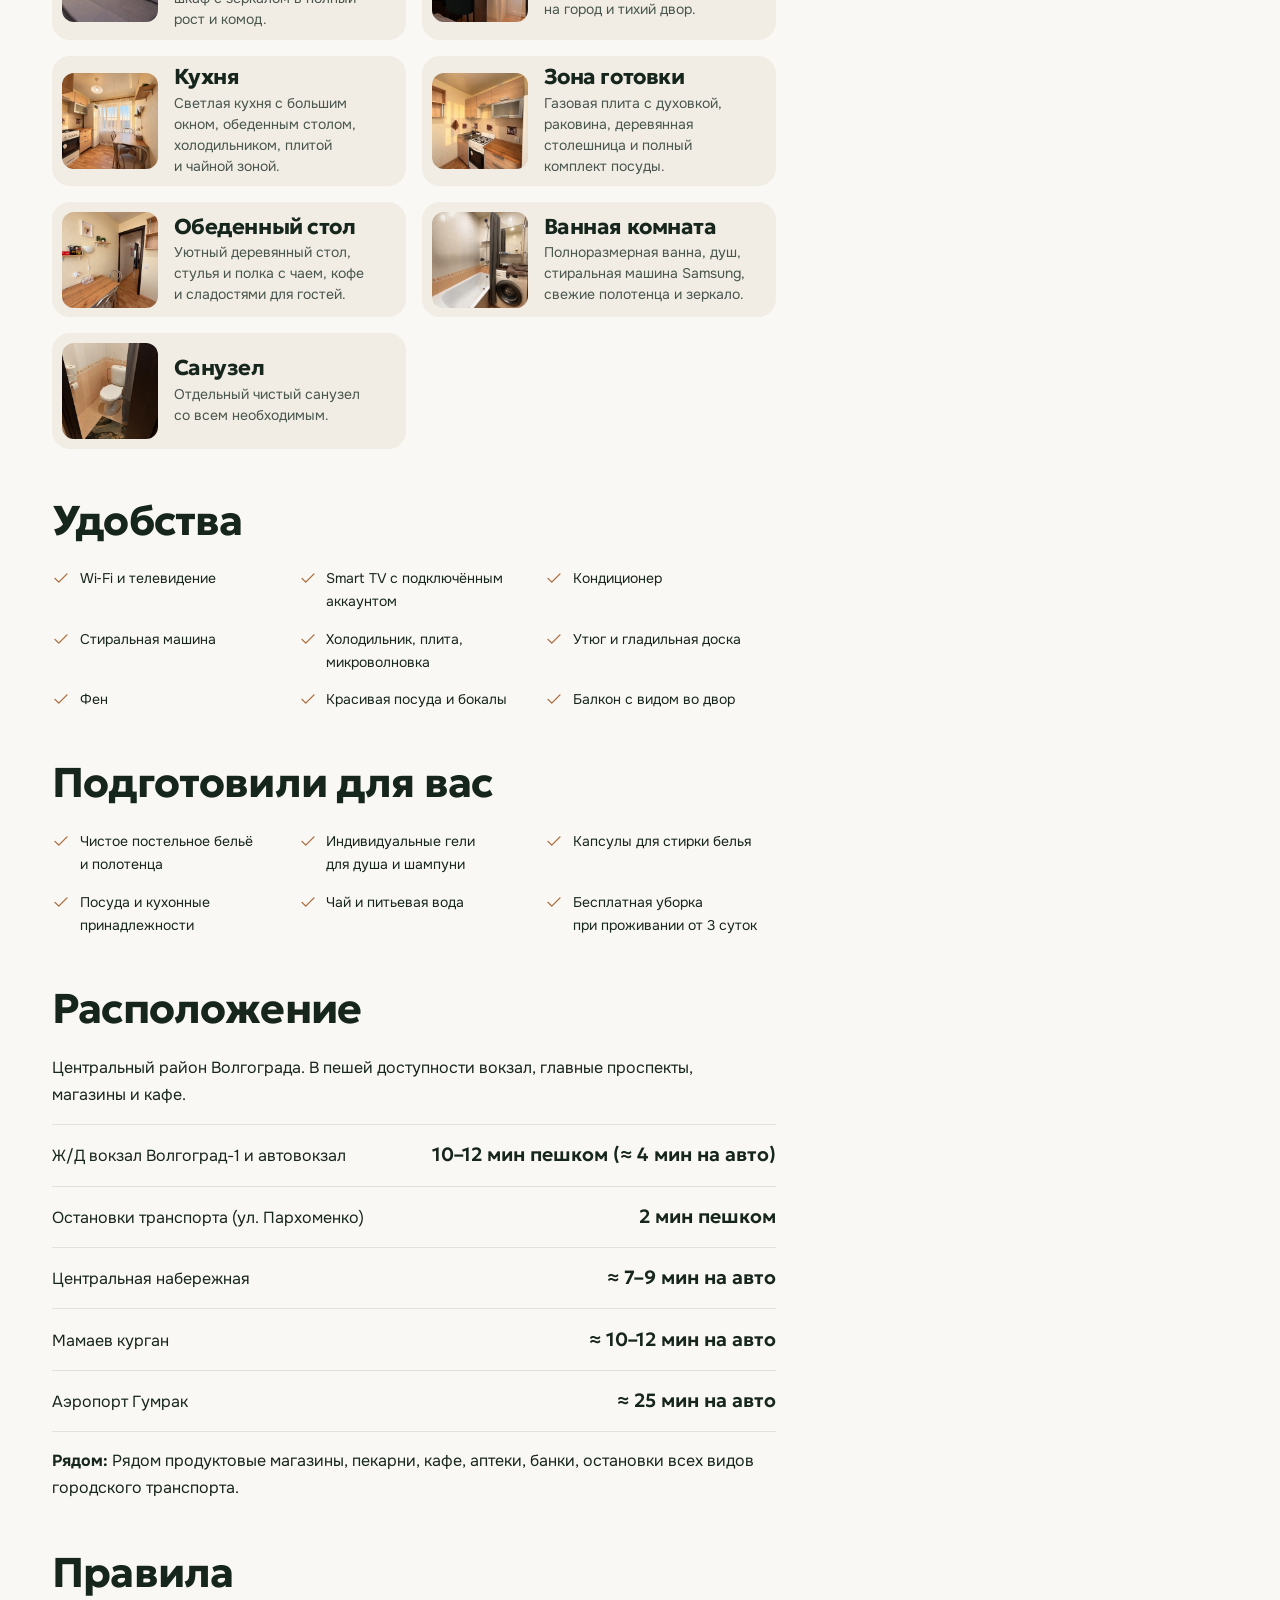
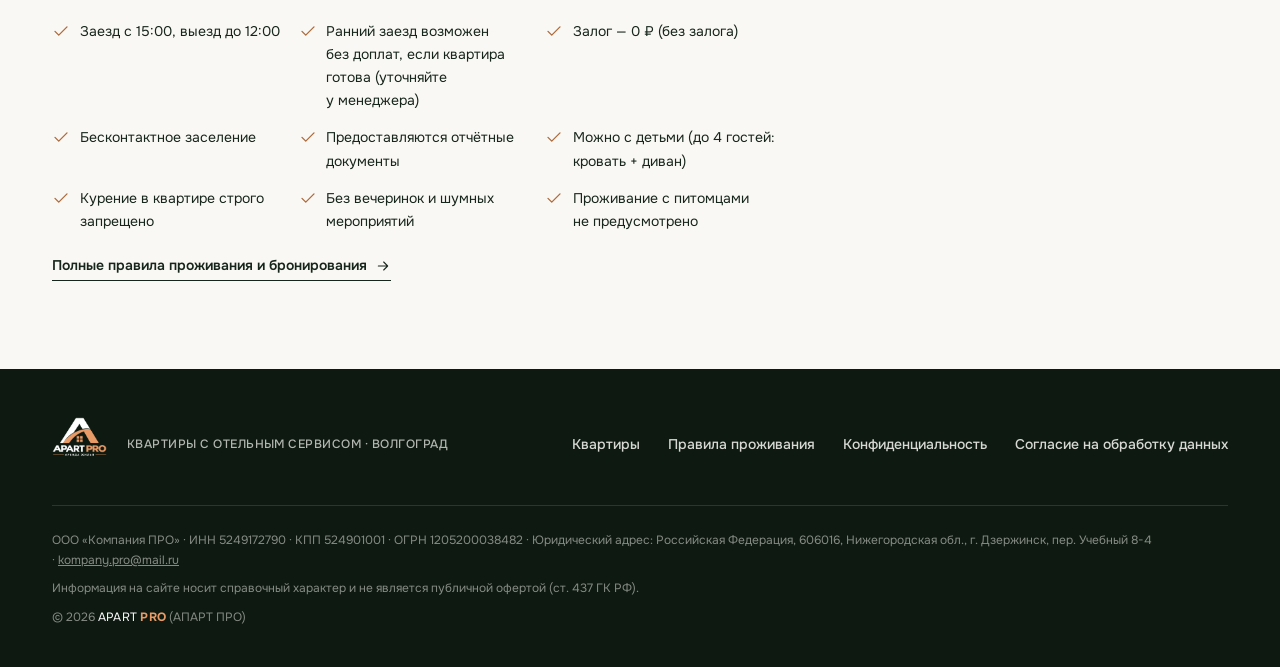
<file: nevskaya-12a.html>
<!DOCTYPE html>
<html lang="ru">
<head>
  <meta charset="UTF-8">
  <meta name="viewport" content="width=device-width, initial-scale=1, viewport-fit=cover">
  <title>Невская 12А — квартира посуточно в центре Волгограда | APART PRO</title>
  <meta name="description" content="1-комнатная квартира 34,5 м² посуточно в центре Волгограда рядом с Ж/Д вокзалом: без залога, балкон с видом во двор, кондиционер, Smart TV, отчётные документы.">
  <meta name="keywords" content="невская 12а волгоград, квартира посуточно жд вокзал волгоград, снять квартиру посуточно центр волгоград, apart pro невская, посуточно без залога">
  <meta name="robots" content="index, follow, max-image-preview:large">
  <meta name="theme-color" content="#23442C">

  <!-- Фавиконы -->
  <link rel="icon" href="favicon.ico" sizes="any">
  <link rel="icon" href="favicon-32x32.png" type="image/png" sizes="32x32">
  <link rel="icon" href="favicon-16x16.png" type="image/png" sizes="16x16">
  <link rel="apple-touch-icon" href="apple-touch-icon.png" sizes="180x180">
  <link rel="manifest" href="site.webmanifest">

  <!-- Open Graph -->
  <meta property="og:site_name" content="APART PRO">
  <meta property="og:type" content="website">
  <meta property="og:locale" content="ru_RU">
  <meta property="og:title" content="Невская 12А — квартира посуточно у вокзала | APART PRO">
  <meta property="og:description" content="Уютная 1-комнатная квартира в 10 минутах пешком от Ж/Д вокзала Волгоград-1. Без залога, балкон, отчётные документы.">
  <meta property="og:image" content="img/og-preview.jpg">
  <meta property="og:image:width" content="1200">
  <meta property="og:image:height" content="630">
  <meta property="og:image:type" content="image/jpeg">

  <!-- Twitter Card -->
  <meta name="twitter:card" content="summary_large_image">
  <meta name="twitter:title" content="Невская 12А — квартира посуточно в Волгограде">
  <meta name="twitter:description" content="Посуточная аренда в центре Волгограда от APART PRO.">
  <meta name="twitter:image" content="img/og-preview.jpg">

  <!-- Микроразметка Schema.org / JSON-LD -->
  <script type="application/ld+json">
  {
    "@context": "https://schema.org",
    "@type": "Apartment",
    "name": "Апартаменты Невская 12А",
    "description": "Уютная 1-комнатная квартира посуточно в центре Волгограда в 10 минутах от Ж/Д вокзала. Без залога, отчётные документы.",
    "numberOfRooms": 1,
    "floorSize": { "@type": "QuantitativeValue", "value": 34.5, "unitCode": "MTK" },
    "address": {
      "@type": "PostalAddress",
      "streetAddress": "ул. Невская, 12А",
      "addressLocality": "Волгоград",
      "addressRegion": "Волгоградская область",
      "addressCountry": "RU"
    },
    "geo": {
      "@type": "GeoCoordinates",
      "latitude": 48.715362,
      "longitude": 44.509825
    },
    "offers": {
      "@type": "Offer",
      "price": "2500",
      "priceCurrency": "RUB",
      "priceSpecification": { "@type": "UnitPriceSpecification", "price": "2500", "priceCurrency": "RUB", "unitText": "сутки" }
    }
  }
  </script>

  <link rel="preconnect" href="https://fonts.googleapis.com">
  <link rel="preconnect" href="https://fonts.gstatic.com" crossorigin>
  <link href="https://fonts.googleapis.com/css2?family=Geologica:wght@400;500;600;700;800&family=Onest:wght@400;500;600;700&display=swap" rel="stylesheet">
  <link rel="stylesheet" href="css/style.css?v=18">
</head>
<body data-page="apartment">
  <div id="preloader" class="preloader" aria-hidden="true">
    <div class="preloader__brand">
      <img src="img/logos/logo-header.png" alt="APART PRO" class="preloader__img" width="160" height="48">
      <div class="preloader__sub">КВАРТИРЫ С ОТЕЛЬНЫМ СЕРВИСОМ · ВОЛГОГРАД</div>
    </div>
    <div class="preloader__bar"></div>
  </div>
  <div data-header></div>
  <main data-apartment="nevskaya-12a"></main>
  <div data-footer></div>
  <script src="js/data.js?v=18"></script>
  <script src="js/app.js?v=18"></script>
</body>
</html>
</file>
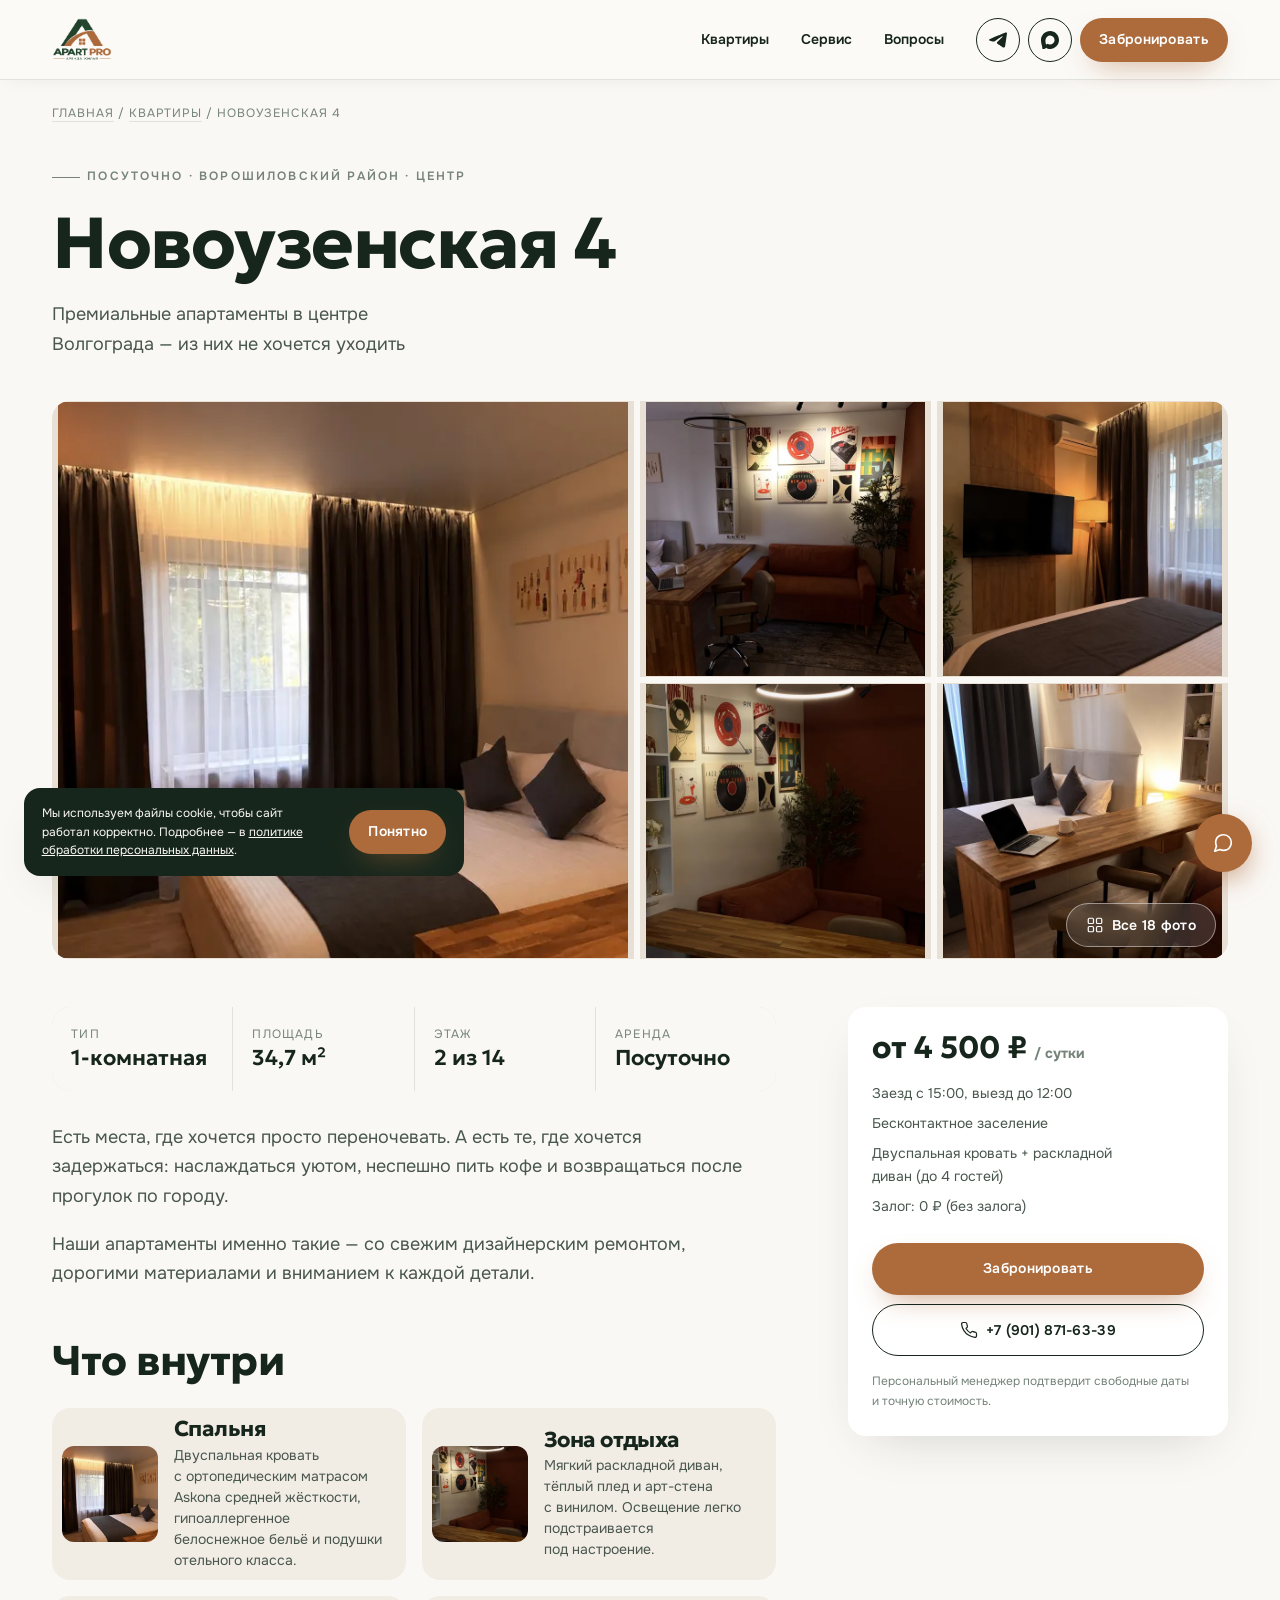
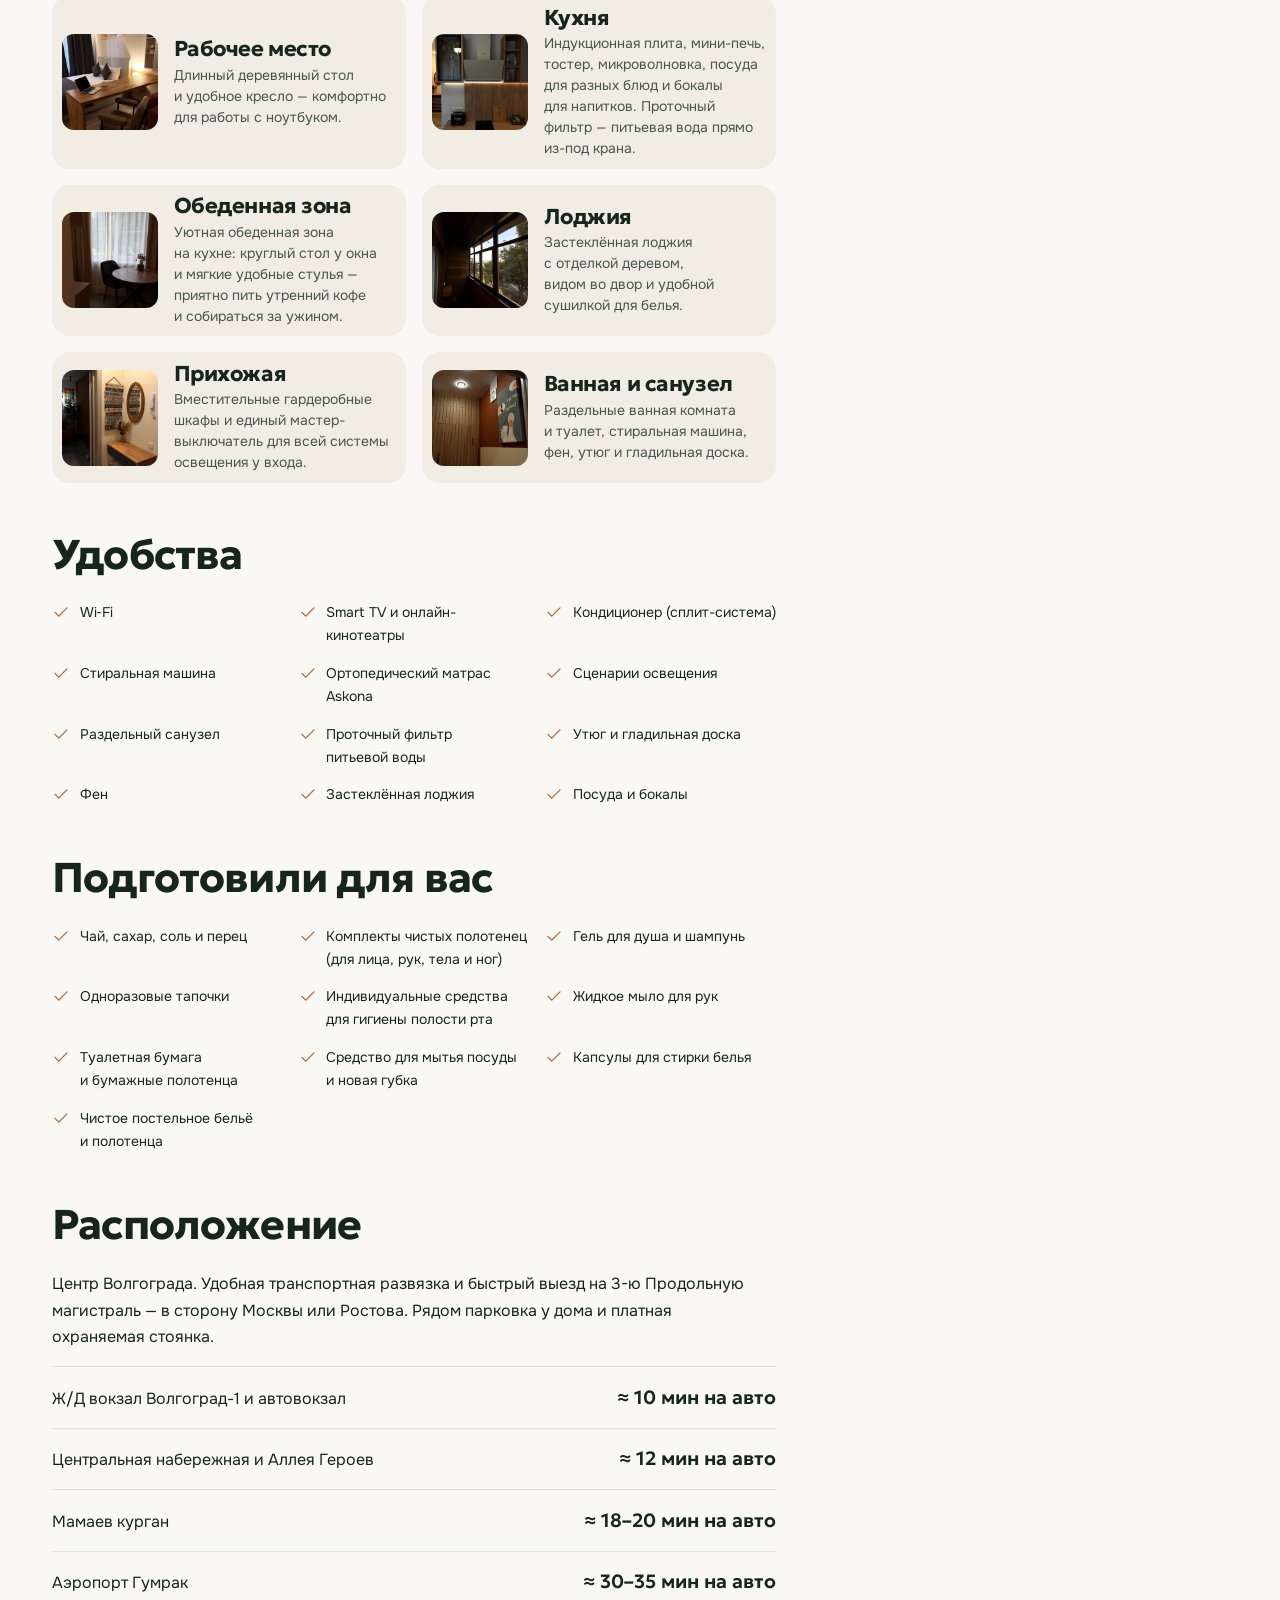
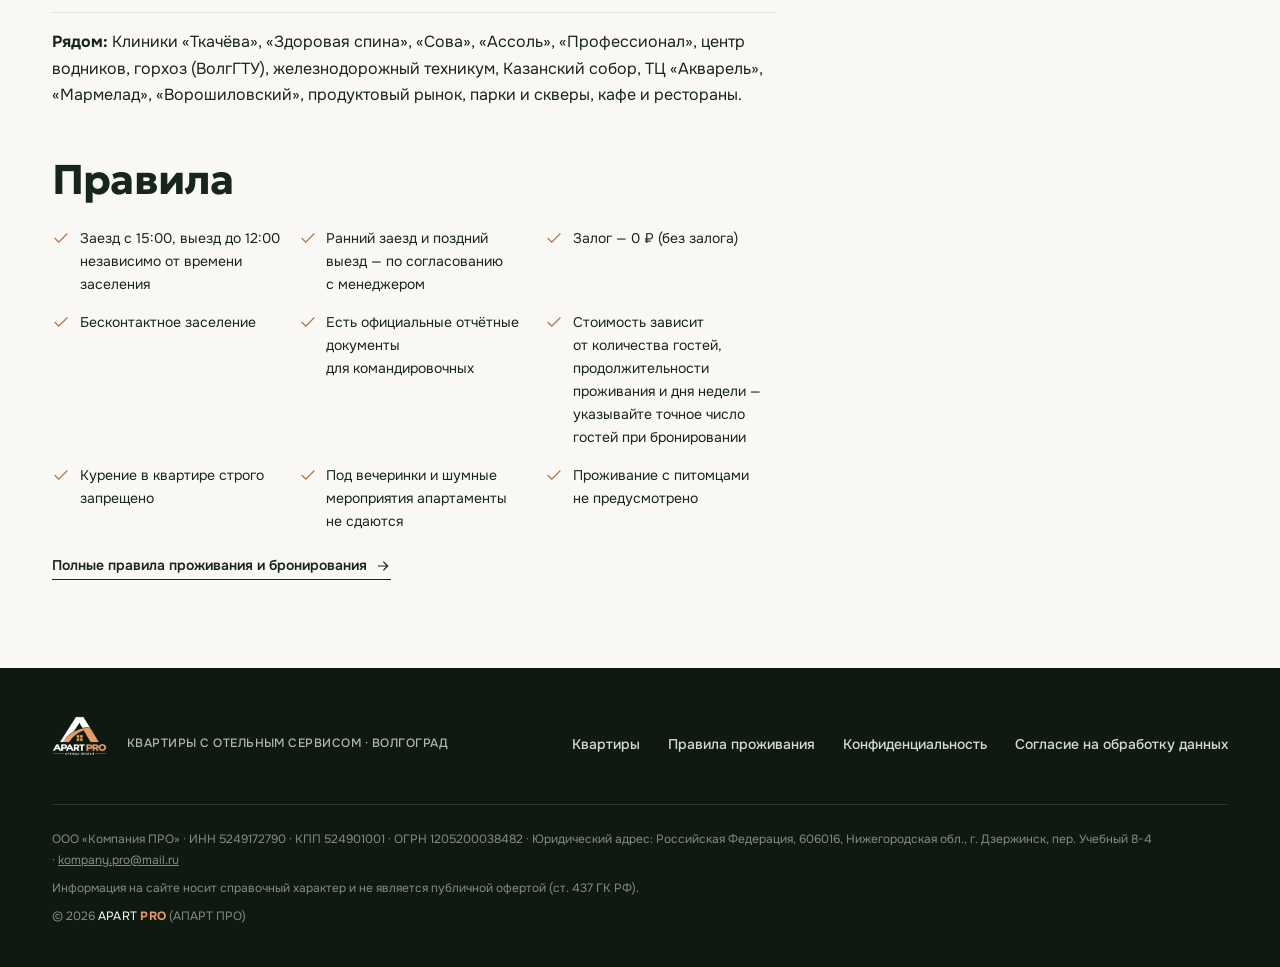
<file: novouzenskaya-4.html>
<!DOCTYPE html>
<html lang="ru">
<head>
  <meta charset="UTF-8">
  <meta name="viewport" content="width=device-width, initial-scale=1, viewport-fit=cover">
  <title>Новоузенская 4 — дизайнерская квартира посуточно в Волгограде | APART PRO</title>
  <meta name="description" content="1-комнатная квартира 34,7 м² посуточно в центре Волгограда (Ворошиловский район): ортопедический матрас Askona, сценарии освещения, раздельный санузел, застеклённая лоджия. Без залога, отчётные документы.">
  <meta name="keywords" content="новоузенская 4 волгоград, квартира посуточно ворошиловский район, снять квартиру посуточно волгоград центр, apart pro новоузенская, посуточно без залога волгоград">
  <meta name="robots" content="index, follow, max-image-preview:large">
  <meta name="theme-color" content="#23442C">

  <!-- Фавиконы -->
  <link rel="icon" href="favicon.ico" sizes="any">
  <link rel="icon" href="favicon-32x32.png" type="image/png" sizes="32x32">
  <link rel="icon" href="favicon-16x16.png" type="image/png" sizes="16x16">
  <link rel="apple-touch-icon" href="apple-touch-icon.png" sizes="180x180">
  <link rel="manifest" href="site.webmanifest">

  <!-- Open Graph -->
  <meta property="og:site_name" content="APART PRO">
  <meta property="og:type" content="website">
  <meta property="og:locale" content="ru_RU">
  <meta property="og:title" content="Новоузенская 4 — дизайнерская квартира посуточно | APART PRO">
  <meta property="og:description" content="1-комнатная квартира 34,7 м² в центре Волгограда. Матрас Askona, сценарии освещения, раздельный санузел, отчётные документы, без залога.">
  <meta property="og:image" content="img/og-preview.jpg">
  <meta property="og:image:width" content="1200">
  <meta property="og:image:height" content="630">
  <meta property="og:image:type" content="image/jpeg">

  <!-- Twitter Card -->
  <meta name="twitter:card" content="summary_large_image">
  <meta name="twitter:title" content="Новоузенская 4 — дизайнерские апартаменты в Волгограде">
  <meta name="twitter:description" content="Премиальная квартира посуточно в центре Волгограда от APART PRO.">
  <meta name="twitter:image" content="img/og-preview.jpg">

  <!-- Микроразметка Schema.org / JSON-LD -->
  <script type="application/ld+json">
  {
    "@context": "https://schema.org",
    "@type": "Apartment",
    "name": "Апартаменты Новоузенская 4",
    "description": "Дизайнерская 1-комнатная квартира посуточно в центре Волгограда. Ортопедический матрас Askona, мастер-свет, раздельный санузел.",
    "numberOfRooms": 1,
    "floorSize": { "@type": "QuantitativeValue", "value": 34.7, "unitCode": "MTK" },
    "address": {
      "@type": "PostalAddress",
      "streetAddress": "ул. Новоузенская, 4",
      "addressLocality": "Волгоград",
      "addressRegion": "Волгоградская область",
      "addressCountry": "RU"
    },
    "geo": {
      "@type": "GeoCoordinates",
      "latitude": 48.701124,
      "longitude": 44.498762
    },
    "offers": {
      "@type": "Offer",
      "price": "4500",
      "priceCurrency": "RUB",
      "priceSpecification": { "@type": "UnitPriceSpecification", "price": "4500", "priceCurrency": "RUB", "unitText": "сутки" }
    }
  }
  </script>

  <link rel="preconnect" href="https://fonts.googleapis.com">
  <link rel="preconnect" href="https://fonts.gstatic.com" crossorigin>
  <link href="https://fonts.googleapis.com/css2?family=Geologica:wght@400;500;600;700;800&family=Onest:wght@400;500;600;700&display=swap" rel="stylesheet">
  <link rel="stylesheet" href="css/style.css?v=18">
</head>
<body data-page="apartment">
  <div id="preloader" class="preloader" aria-hidden="true">
    <div class="preloader__brand">
      <img src="img/logos/logo-header.png" alt="APART PRO" class="preloader__img" width="160" height="48">
      <div class="preloader__sub">КВАРТИРЫ С ОТЕЛЬНЫМ СЕРВИСОМ · ВОЛГОГРАД</div>
    </div>
    <div class="preloader__bar"></div>
  </div>
  <div data-header></div>
  <main data-apartment="novouzenskaya-4"></main>
  <div data-footer></div>
  <script src="js/data.js?v=18"></script>
  <script src="js/app.js?v=18"></script>
</body>
</html>
</file>
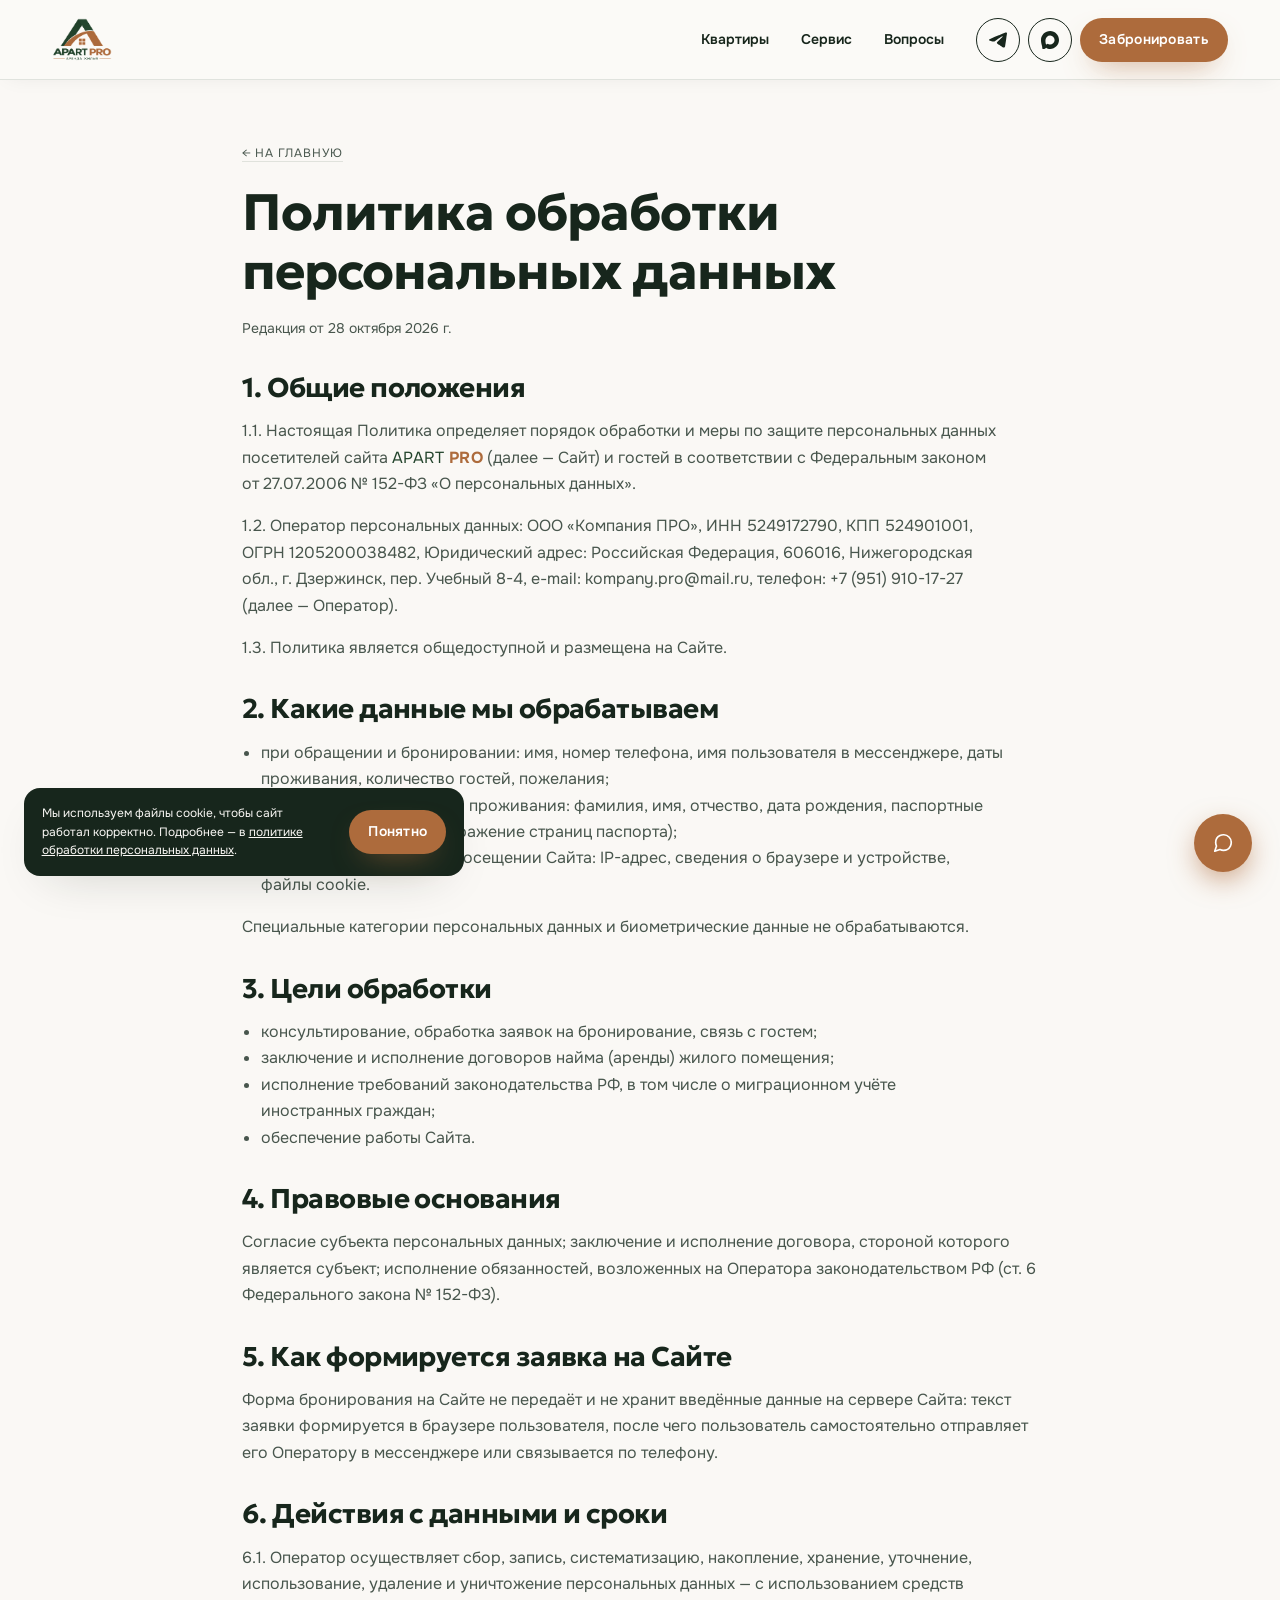
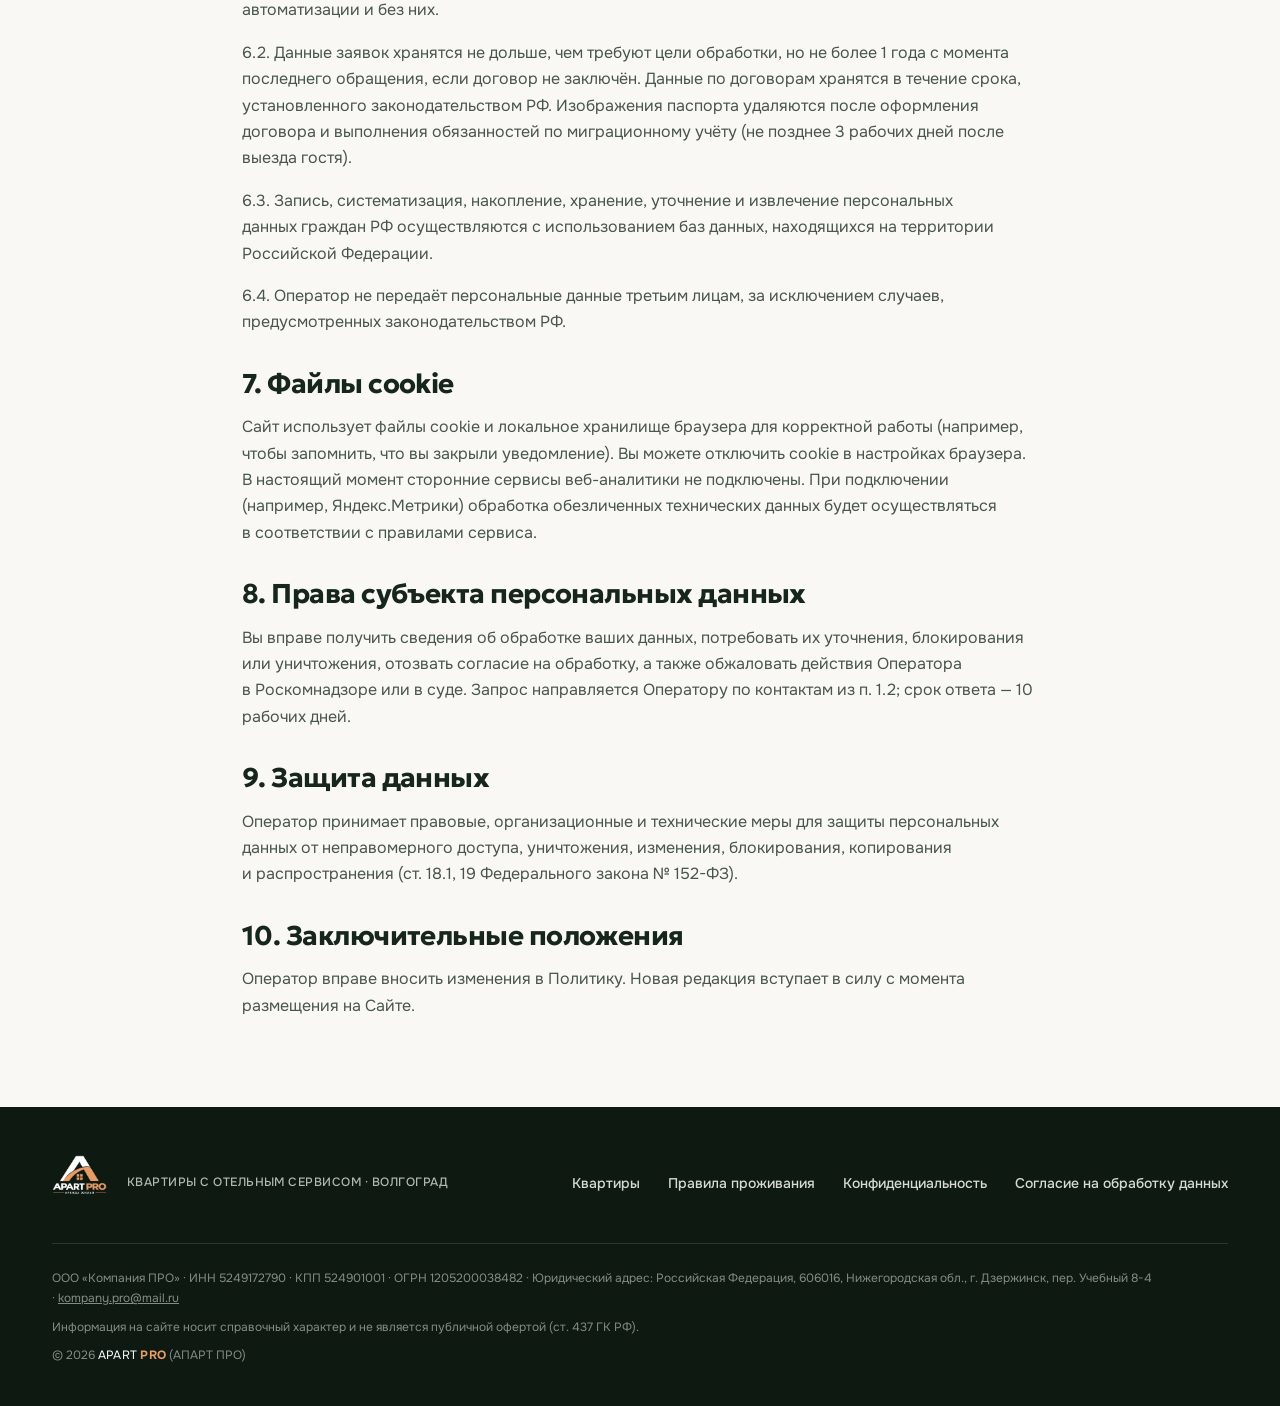
<file: privacy.html>
<!DOCTYPE html>
<html lang="ru">
<head>
  <meta charset="UTF-8">
  <meta name="viewport" content="width=device-width, initial-scale=1">
  <title>Политика обработки персональных данных | APART PRO</title>
  <meta name="theme-color" content="#23442C">
  <link rel="icon" href="favicon.ico" sizes="any">
  <link rel="icon" href="favicon-32x32.png" type="image/png" sizes="32x32">
  <link rel="icon" href="favicon-16x16.png" type="image/png" sizes="16x16">
  <link rel="apple-touch-icon" href="apple-touch-icon.png" sizes="180x180">
  <link rel="manifest" href="site.webmanifest">
  <link rel="preconnect" href="https://fonts.googleapis.com">
  <link rel="preconnect" href="https://fonts.gstatic.com" crossorigin>
  <link href="https://fonts.googleapis.com/css2?family=Geologica:wght@400;500;600;700;800&family=Onest:wght@400;500;600;700&display=swap" rel="stylesheet">
  <link rel="stylesheet" href="css/style.css?v=18">

  <!-- Open Graph -->
  <meta property="og:site_name" content="APART PRO">
  <meta property="og:type" content="website">
  <meta property="og:locale" content="ru_RU">
  <meta property="og:title" content="Политика обработки персональных данных | APART PRO">
  <meta property="og:description" content="Политика обработки персональных данных сети квартир с отельным сервисом APART PRO в соответствии с 152-ФЗ.">
  <meta property="og:image" content="img/og-preview.jpg">
  <meta property="og:image:width" content="1200">
  <meta property="og:image:height" content="630">
  <meta property="og:image:type" content="image/jpeg">

  <!-- Twitter Card -->
  <meta name="twitter:card" content="summary_large_image">
  <meta name="twitter:title" content="Политика обработки персональных данных | APART PRO">
  <meta name="twitter:description" content="Политика конфиденциальности и обработки данных APART PRO.">
  <meta name="twitter:image" content="img/og-preview.jpg">
</head>
<body data-page="doc">
  <div id="preloader" class="preloader" aria-hidden="true">
    <div class="preloader__brand">
      <img src="img/logos/logo-header.png" alt="APART PRO" class="preloader__img" width="160" height="48">
      <div class="preloader__sub">КВАРТИРЫ С ОТЕЛЬНЫМ СЕРВИСОМ · ВОЛГОГРАД</div>
    </div>
    <div class="preloader__bar"></div>
  </div>
  <div data-header></div>
  <main class="wrap doc">
    <p class="crumbs" style="padding-top:0;margin-bottom:1.2rem"><a href="index.html">← На&nbsp;главную</a></p>
    <h1>Политика обработки персональных данных</h1>
    <p class="doc__meta">Редакция от&nbsp;28 октября 2026 г.</p>

    <h2>1. Общие положения</h2>
    <p>1.1. Настоящая Политика определяет порядок обработки и&nbsp;меры по&nbsp;защите персональных данных посетителей сайта <span class="brand-inline"><span class="brand-inline__apart">APART</span> <span class="brand-inline__pro">PRO</span></span> (далее&nbsp;— Сайт) и&nbsp;гостей в&nbsp;соответствии с&nbsp;Федеральным законом от&nbsp;27.07.2006 № 152-ФЗ «О&nbsp;персональных данных».</p>
    <p>1.2. Оператор персональных данных: <span data-legal="name" data-placeholder="наименование / ФИО — уточняется"></span>, ИНН <span data-legal="inn"></span>, КПП <span data-legal="kpp"></span>, ОГРН <span data-legal="ogrn"></span>, Юридический адрес: <span data-legal="address"></span>, e-mail: <span data-legal="email"></span>, телефон: <a href="tel:+79519101727" data-legal-tel>+7 (951) 910-17-27</a> (далее&nbsp;— Оператор).</p>
    <p>1.3. Политика является общедоступной и&nbsp;размещена на&nbsp;Сайте.</p>

    <h2>2. Какие данные мы обрабатываем</h2>
    <ul>
      <li>при&nbsp;обращении и&nbsp;бронировании: имя, номер телефона, имя пользователя в&nbsp;мессенджере, даты проживания, количество гостей, пожелания;</li>
      <li>при&nbsp;заключении договора проживания: фамилия, имя, отчество, дата рождения, паспортные данные (в&nbsp;том числе изображение страниц паспорта);</li>
      <li>технические данные при&nbsp;посещении Сайта: IP-адрес, сведения о&nbsp;браузере и&nbsp;устройстве, файлы cookie.</li>
    </ul>
    <p>Специальные категории персональных данных и&nbsp;биометрические данные не&nbsp;обрабатываются.</p>

    <h2>3. Цели обработки</h2>
    <ul>
      <li>консультирование, обработка заявок на&nbsp;бронирование, связь с&nbsp;гостем;</li>
      <li>заключение и&nbsp;исполнение договоров найма (аренды) жилого помещения;</li>
      <li>исполнение требований законодательства РФ, в&nbsp;том числе о&nbsp;миграционном учёте иностранных граждан;</li>
      <li>обеспечение работы Сайта.</li>
    </ul>

    <h2>4. Правовые основания</h2>
    <p>Согласие субъекта персональных данных; заключение и&nbsp;исполнение договора, стороной которого является субъект; исполнение обязанностей, возложенных на&nbsp;Оператора законодательством РФ (ст.&nbsp;6 Федерального закона № 152-ФЗ).</p>

    <h2>5. Как формируется заявка на&nbsp;Сайте</h2>
    <p>Форма бронирования на&nbsp;Сайте не&nbsp;передаёт и&nbsp;не&nbsp;хранит введённые данные на&nbsp;сервере Сайта: текст заявки формируется в&nbsp;браузере пользователя, после чего пользователь самостоятельно отправляет его Оператору в&nbsp;мессенджере или связывается по&nbsp;телефону.</p>

    <h2>6. Действия с&nbsp;данными и&nbsp;сроки</h2>
    <p>6.1. Оператор осуществляет сбор, запись, систематизацию, накопление, хранение, уточнение, использование, удаление и&nbsp;уничтожение персональных данных&nbsp;— с&nbsp;использованием средств автоматизации и&nbsp;без&nbsp;них.</p>
    <p>6.2. Данные заявок хранятся не&nbsp;дольше, чем требуют цели обработки, но&nbsp;не&nbsp;более 1 года с&nbsp;момента последнего обращения, если договор не&nbsp;заключён. Данные по&nbsp;договорам хранятся в&nbsp;течение срока, установленного законодательством РФ. Изображения паспорта удаляются после оформления договора и&nbsp;выполнения обязанностей по&nbsp;миграционному учёту (не&nbsp;позднее 3 рабочих дней после выезда гостя).</p>
    <p>6.3. Запись, систематизация, накопление, хранение, уточнение и&nbsp;извлечение персональных данных граждан РФ осуществляются с&nbsp;использованием баз данных, находящихся на&nbsp;территории Российской Федерации.</p>
    <p>6.4. Оператор не&nbsp;передаёт персональные данные третьим лицам, за&nbsp;исключением случаев, предусмотренных законодательством РФ.</p>

    <h2>7. Файлы cookie</h2>
    <p>Сайт использует файлы cookie и&nbsp;локальное хранилище браузера для&nbsp;корректной работы (например, чтобы запомнить, что вы закрыли уведомление). Вы можете отключить cookie в&nbsp;настройках браузера. В&nbsp;настоящий момент сторонние сервисы веб-аналитики не&nbsp;подключены. При&nbsp;подключении (например, Яндекс.Метрики) обработка обезличенных технических данных будет осуществляться в&nbsp;соответствии с&nbsp;правилами сервиса.</p>

    <h2>8. Права субъекта персональных данных</h2>
    <p>Вы вправе получить сведения об&nbsp;обработке ваших данных, потребовать их уточнения, блокирования или уничтожения, отозвать согласие на&nbsp;обработку, а&nbsp;также обжаловать действия Оператора в&nbsp;Роскомнадзоре или в&nbsp;суде. Запрос направляется Оператору по&nbsp;контактам из&nbsp;п. 1.2; срок ответа&nbsp;— 10 рабочих дней.</p>

    <h2>9. Защита данных</h2>
    <p>Оператор принимает правовые, организационные и&nbsp;технические меры для&nbsp;защиты персональных данных от&nbsp;неправомерного доступа, уничтожения, изменения, блокирования, копирования и&nbsp;распространения (ст.&nbsp;18.1, 19 Федерального закона № 152-ФЗ).</p>

    <h2>10. Заключительные положения</h2>
    <p>Оператор вправе вносить изменения в&nbsp;Политику. Новая редакция вступает в&nbsp;силу с&nbsp;момента размещения на&nbsp;Сайте.</p>
  </main>
  <div data-footer></div>
  <script src="js/data.js?v=18"></script>
  <script src="js/app.js?v=18"></script>
</body>
</html>
</file>
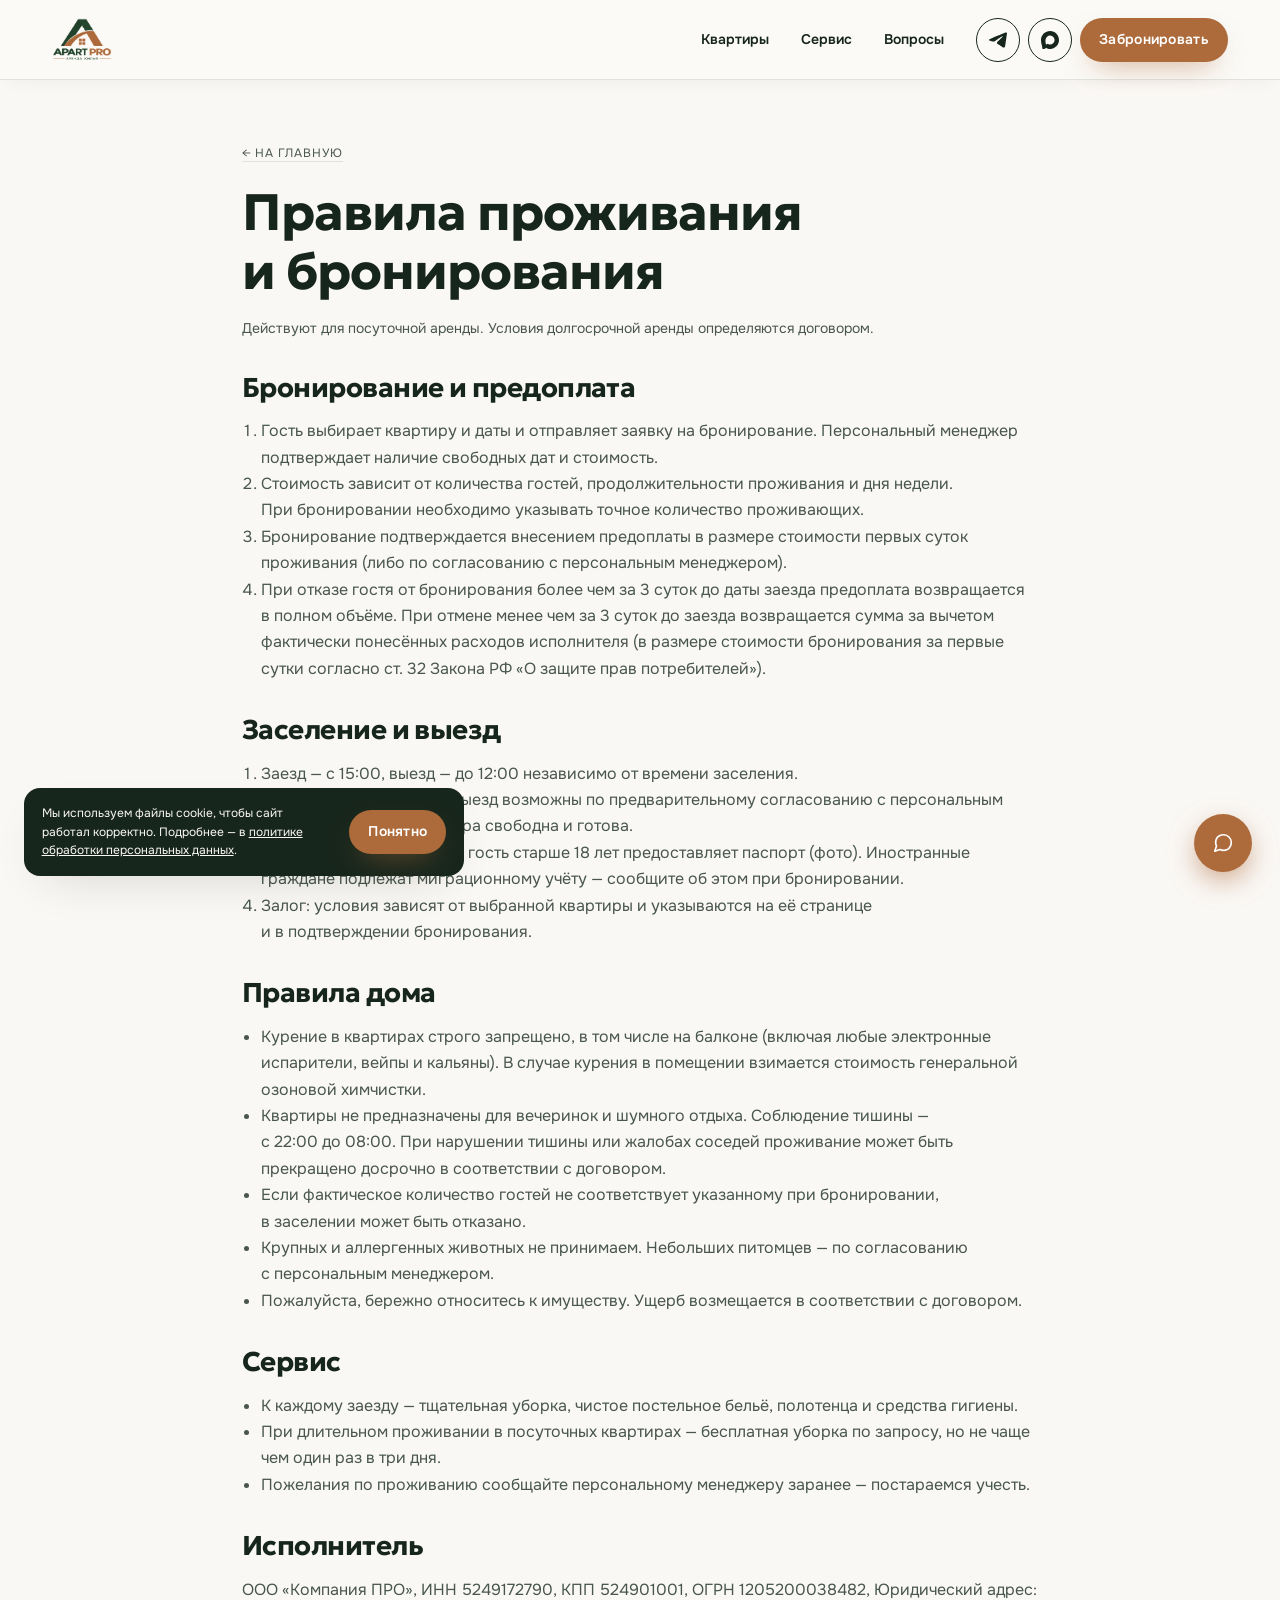
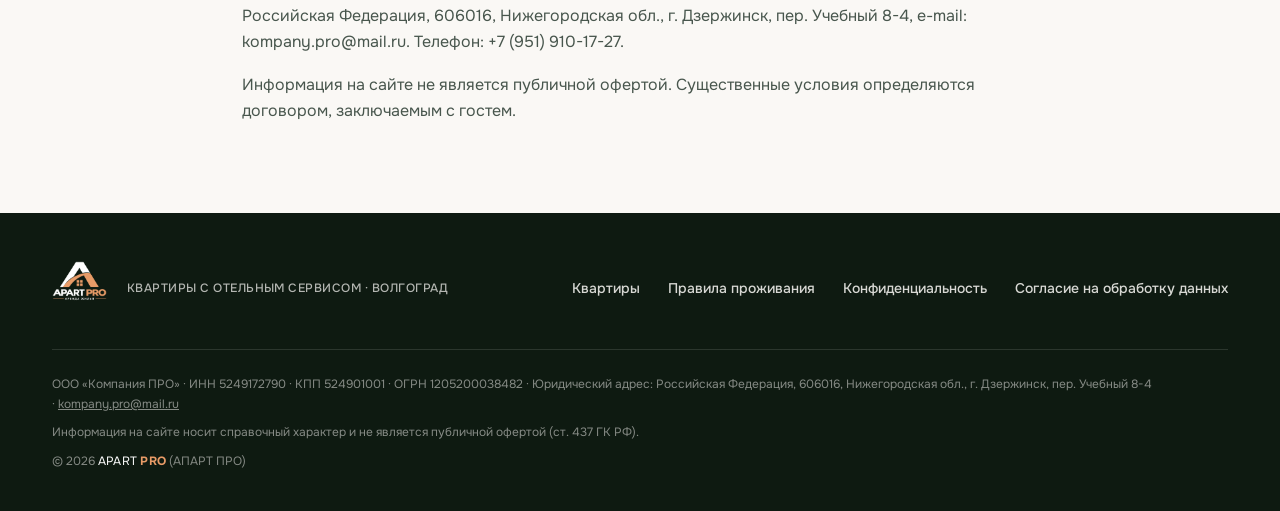
<file: rules.html>
<!DOCTYPE html>
<html lang="ru">
<head>
  <meta charset="UTF-8">
  <meta name="viewport" content="width=device-width, initial-scale=1">
  <title>Правила проживания и бронирования | APART PRO</title>
  <meta name="theme-color" content="#23442C">
  <link rel="icon" href="favicon.ico" sizes="any">
  <link rel="icon" href="favicon-32x32.png" type="image/png" sizes="32x32">
  <link rel="icon" href="favicon-16x16.png" type="image/png" sizes="16x16">
  <link rel="apple-touch-icon" href="apple-touch-icon.png" sizes="180x180">
  <link rel="manifest" href="site.webmanifest">
  <link rel="preconnect" href="https://fonts.googleapis.com">
  <link rel="preconnect" href="https://fonts.gstatic.com" crossorigin>
  <link href="https://fonts.googleapis.com/css2?family=Geologica:wght@400;500;600;700;800&family=Onest:wght@400;500;600;700&display=swap" rel="stylesheet">
  <link rel="stylesheet" href="css/style.css?v=18">

  <!-- Open Graph -->
  <meta property="og:site_name" content="APART PRO">
  <meta property="og:type" content="website">
  <meta property="og:locale" content="ru_RU">
  <meta property="og:title" content="Правила проживания и бронирования | APART PRO">
  <meta property="og:description" content="Условия и правила посуточной аренды квартир в Волгограде от сети квартир с отельным сервисом APART PRO.">
  <meta property="og:image" content="img/og-preview.jpg">
  <meta property="og:image:width" content="1200">
  <meta property="og:image:height" content="630">
  <meta property="og:image:type" content="image/jpeg">

  <!-- Twitter Card -->
  <meta name="twitter:card" content="summary_large_image">
  <meta name="twitter:title" content="Правила проживания и бронирования | APART PRO">
  <meta name="twitter:description" content="Правила проживания и бронирования квартир от APART PRO.">
  <meta name="twitter:image" content="img/og-preview.jpg">
</head>
<body data-page="doc">
  <div id="preloader" class="preloader" aria-hidden="true">
    <div class="preloader__brand">
      <img src="img/logos/logo-header.png" alt="APART PRO" class="preloader__img" width="160" height="48">
      <div class="preloader__sub">КВАРТИРЫ С ОТЕЛЬНЫМ СЕРВИСОМ · ВОЛГОГРАД</div>
    </div>
    <div class="preloader__bar"></div>
  </div>
  <div data-header></div>
  <main class="wrap doc">
    <p class="crumbs" style="padding-top:0;margin-bottom:1.2rem"><a href="index.html">← На&nbsp;главную</a></p>
    <h1>Правила проживания и&nbsp;бронирования</h1>
    <p class="doc__meta">Действуют для&nbsp;посуточной аренды. Условия долгосрочной аренды определяются договором.</p>

    <h2>Бронирование и&nbsp;предоплата</h2>
    <ol>
      <li>Гость выбирает квартиру и&nbsp;даты и&nbsp;отправляет заявку на&nbsp;бронирование. Персональный менеджер подтверждает наличие свободных дат и&nbsp;стоимость.</li>
      <li>Стоимость зависит от&nbsp;количества гостей, продолжительности проживания и&nbsp;дня недели. При&nbsp;бронировании необходимо указывать точное количество проживающих.</li>
      <li>Бронирование подтверждается внесением предоплаты в&nbsp;размере стоимости первых суток проживания (либо по&nbsp;согласованию с&nbsp;персональным менеджером).</li>
      <li>При&nbsp;отказе гостя от&nbsp;бронирования более чем за&nbsp;3 суток до&nbsp;даты заезда предоплата возвращается в&nbsp;полном объёме. При&nbsp;отмене менее чем за&nbsp;3 суток до&nbsp;заезда возвращается сумма за&nbsp;вычетом фактически понесённых расходов исполнителя (в&nbsp;размере стоимости бронирования за&nbsp;первые сутки согласно ст.&nbsp;32 Закона РФ «О&nbsp;защите прав потребителей»).</li>
    </ol>

    <h2>Заселение и&nbsp;выезд</h2>
    <ol>
      <li>Заезд&nbsp;— с&nbsp;15:00, выезд&nbsp;— до&nbsp;12:00 независимо от&nbsp;времени заселения.</li>
      <li>Ранний заезд и&nbsp;поздний выезд возможны по&nbsp;предварительному согласованию с&nbsp;персональным менеджером, если квартира свободна и&nbsp;готова.</li>
      <li>Для&nbsp;заключения договора гость старше 18 лет предоставляет паспорт (фото). Иностранные граждане подлежат миграционному учёту&nbsp;— сообщите об&nbsp;этом при&nbsp;бронировании.</li>
      <li>Залог: условия зависят от&nbsp;выбранной квартиры и&nbsp;указываются на&nbsp;её странице и&nbsp;в&nbsp;подтверждении бронирования.</li>
    </ol>

    <h2>Правила дома</h2>
    <ul>
      <li>Курение в&nbsp;квартирах строго запрещено, в&nbsp;том числе на&nbsp;балконе (включая любые электронные испарители, вейпы и&nbsp;кальяны). В&nbsp;случае курения в&nbsp;помещении взимается стоимость генеральной озоновой химчистки.</li>
      <li>Квартиры не&nbsp;предназначены для&nbsp;вечеринок и&nbsp;шумного отдыха. Соблюдение тишины&nbsp;— с&nbsp;22:00&nbsp;до&nbsp;08:00. При&nbsp;нарушении тишины или жалобах соседей проживание может быть прекращено досрочно в&nbsp;соответствии с&nbsp;договором.</li>
      <li>Если фактическое количество гостей не&nbsp;соответствует указанному при&nbsp;бронировании, в&nbsp;заселении может быть отказано.</li>
      <li>Крупных и&nbsp;аллергенных животных не&nbsp;принимаем. Небольших питомцев&nbsp;— по&nbsp;согласованию с&nbsp;персональным менеджером.</li>
      <li>Пожалуйста, бережно относитесь к&nbsp;имуществу. Ущерб возмещается в&nbsp;соответствии с&nbsp;договором.</li>
    </ul>

    <h2>Сервис</h2>
    <ul>
      <li>К&nbsp;каждому заезду&nbsp;— тщательная уборка, чистое постельное бельё, полотенца и&nbsp;средства гигиены.</li>
      <li>При&nbsp;длительном проживании в&nbsp;посуточных квартирах&nbsp;— бесплатная уборка по&nbsp;запросу, но&nbsp;не&nbsp;чаще чем один раз в&nbsp;три дня.</li>
      <li>Пожелания по&nbsp;проживанию сообщайте персональному менеджеру заранее&nbsp;— постараемся учесть.</li>
    </ul>

    <h2>Исполнитель</h2>
    <p><span data-legal="name" data-placeholder="наименование / ФИО — уточняется"></span>, ИНН <span data-legal="inn"></span>, КПП <span data-legal="kpp"></span>, ОГРН <span data-legal="ogrn"></span>, Юридический адрес: <span data-legal="address"></span>, e-mail: <span data-legal="email"></span>. Телефон: <a href="tel:+79519101727" data-legal-tel>+7 (951) 910-17-27</a>.</p>
    <p>Информация на&nbsp;сайте не&nbsp;является публичной офертой. Существенные условия определяются договором, заключаемым с&nbsp;гостем.</p>
  </main>
  <div data-footer></div>
  <script src="js/data.js?v=18"></script>
  <script src="js/app.js?v=18"></script>
</body>
</html>
</file>
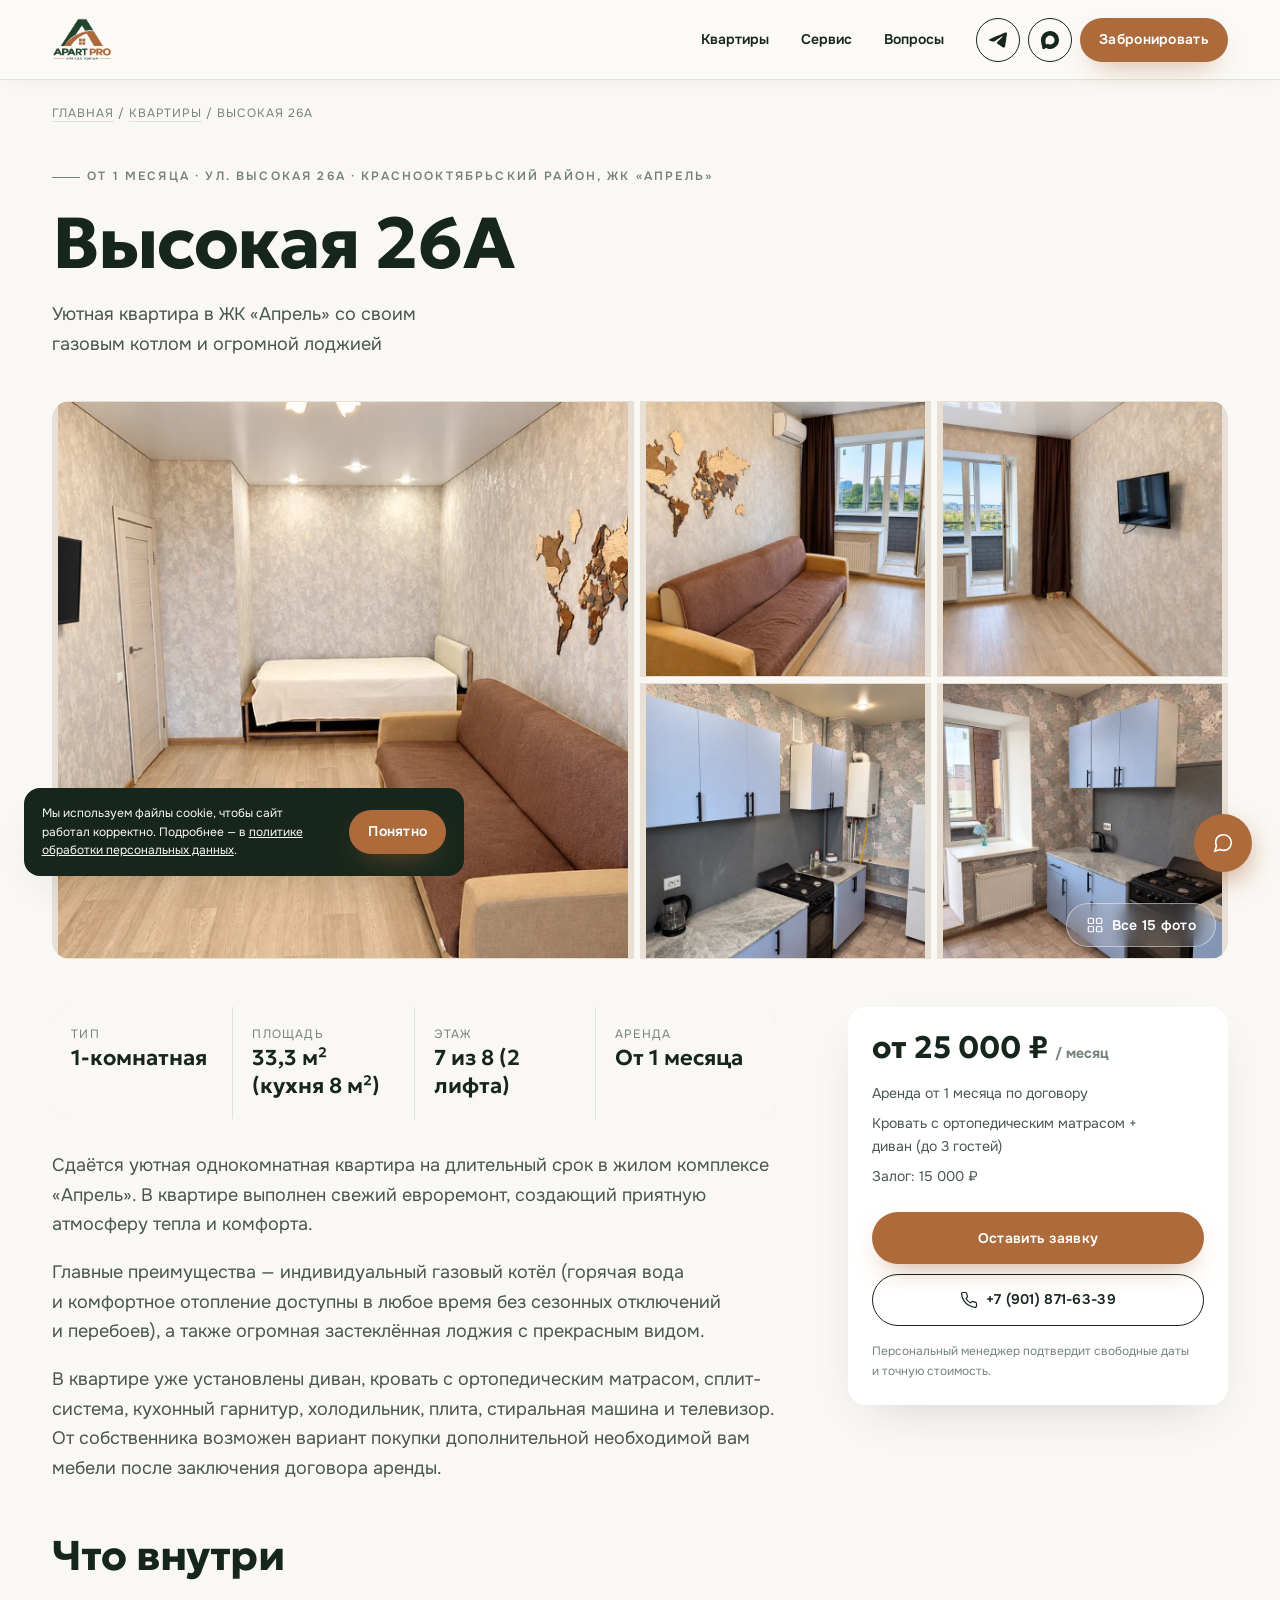
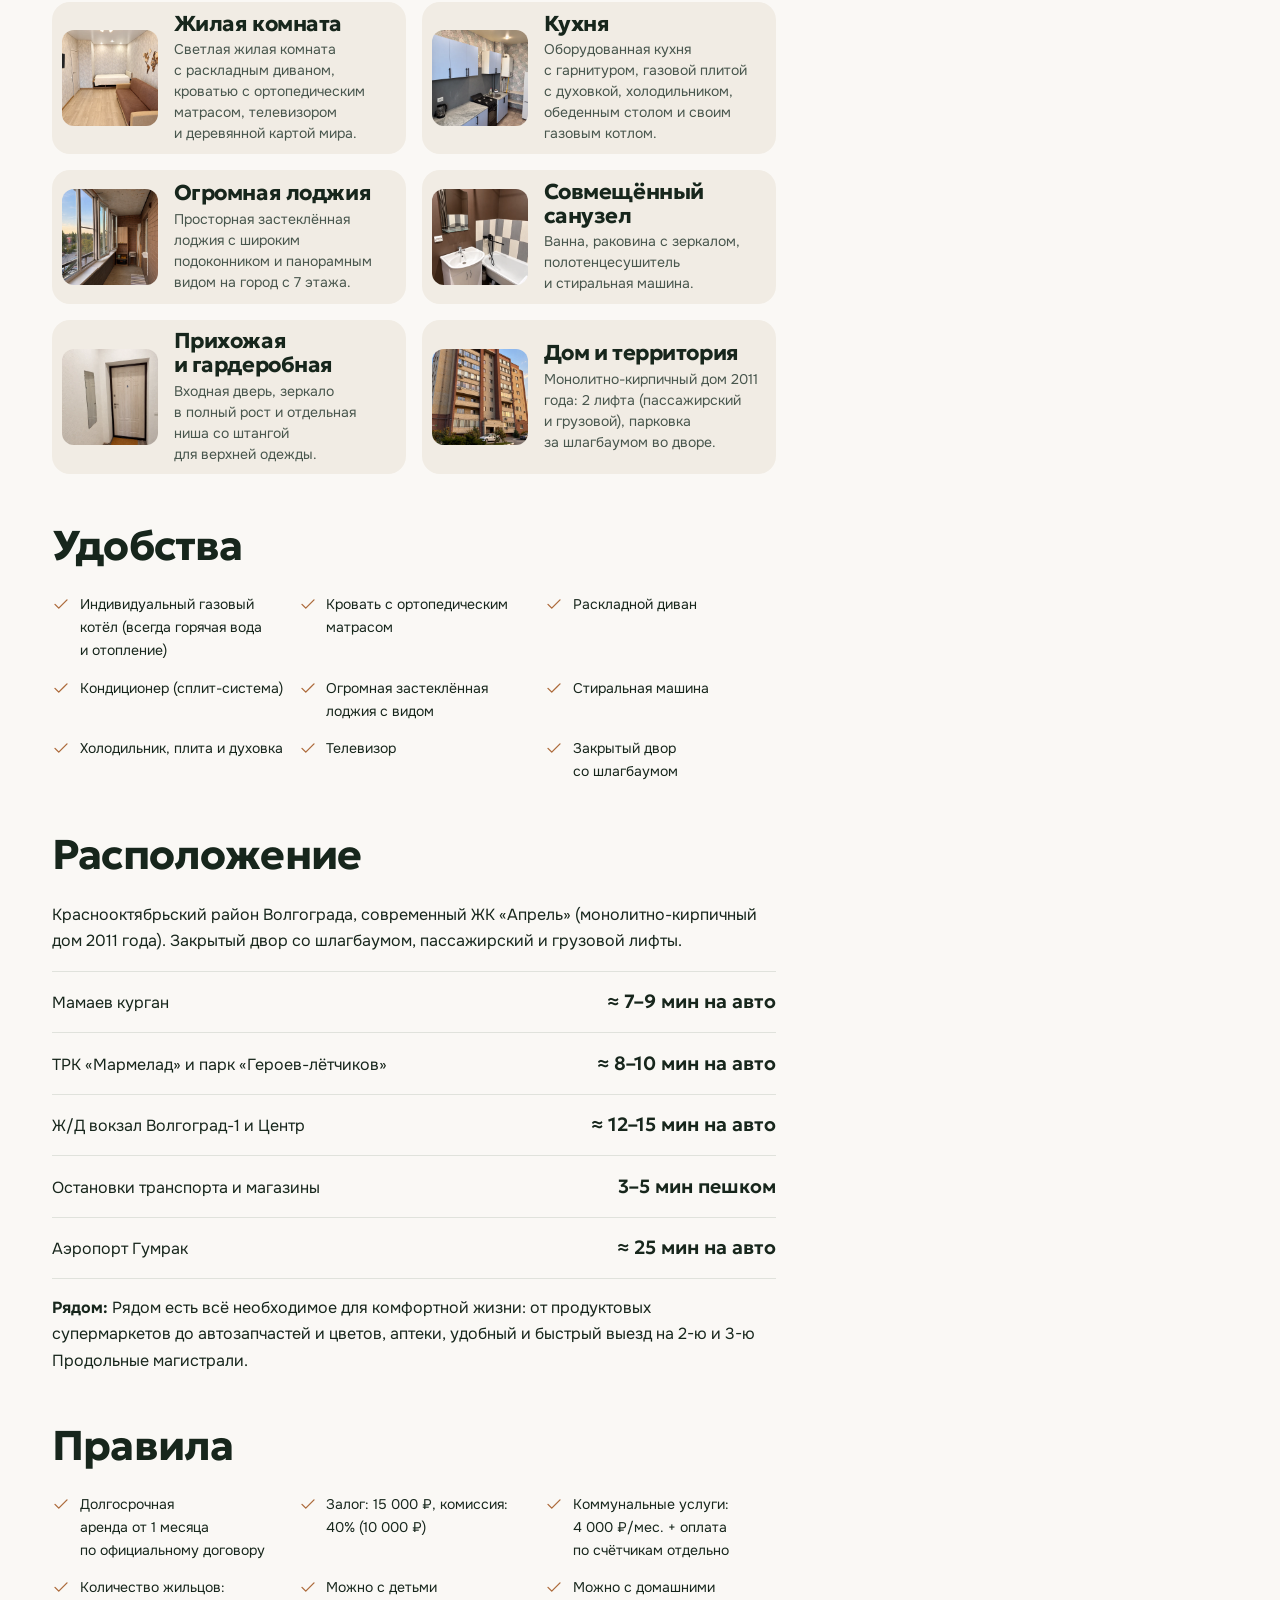
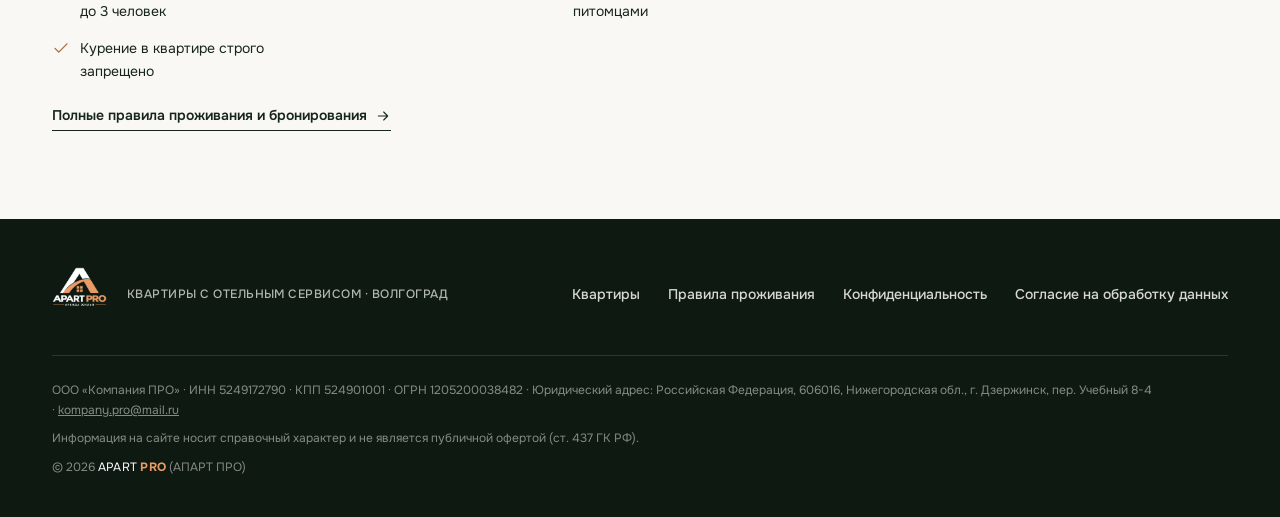
<file: vysokaya-26a.html>
<!DOCTYPE html>
<html lang="ru">
<head>
  <meta charset="UTF-8">
  <meta name="viewport" content="width=device-width, initial-scale=1, viewport-fit=cover">
  <title>Высокая 26А — аренда квартиры от 1 месяца в ЖК «Апрель» | APART PRO</title>
  <meta name="description" content="1-комнатная квартира 33,3 м² в Краснооктябрьском районе Волгограда (ЖК «Апрель») на длительный срок от 1 месяца. Свежий евроремонт, свой газовый котёл (всегда горячая вода и тепло), ортопедический матрас, огромная лоджия с видом, можно с питомцем.">
  <meta name="keywords" content="высокая 26а волгоград, аренда квартиры жк апрель волгоград, аренда от месяца краснооктябрьский район, apart pro высокая, снять квартиру на длительный срок волгоград">
  <meta name="robots" content="index, follow, max-image-preview:large">
  <meta name="theme-color" content="#23442C">

  <!-- Фавиконы -->
  <link rel="icon" href="favicon.ico" sizes="any">
  <link rel="icon" href="favicon-32x32.png" type="image/png" sizes="32x32">
  <link rel="icon" href="favicon-16x16.png" type="image/png" sizes="16x16">
  <link rel="apple-touch-icon" href="apple-touch-icon.png" sizes="180x180">
  <link rel="manifest" href="site.webmanifest">

  <!-- Open Graph -->
  <meta property="og:site_name" content="APART PRO">
  <meta property="og:type" content="website">
  <meta property="og:locale" content="ru_RU">
  <meta property="og:title" content="Высокая 26А — аренда в ЖК «Апрель» | APART PRO">
  <meta property="og:description" content="1-комнатная квартира 33,3 м² в ЖК «Апрель» от 1 месяца. Индивидуальный газовый котёл, ортопедический матрас, огромная лоджия, закрытый двор, можно с питомцами.">
  <meta property="og:image" content="img/og-preview.jpg">
  <meta property="og:image:width" content="1200">
  <meta property="og:image:height" content="630">
  <meta property="og:image:type" content="image/jpeg">

  <!-- Twitter Card -->
  <meta name="twitter:card" content="summary_large_image">
  <meta name="twitter:title" content="Высокая 26А — квартира на длительный срок в Волгограде">
  <meta name="twitter:description" content="Аренда квартиры в ЖК «Апрель» от 1 месяца от APART PRO.">
  <meta name="twitter:image" content="img/og-preview.jpg">

  <!-- Микроразметка Schema.org / JSON-LD -->
  <script type="application/ld+json">
  {
    "@context": "https://schema.org",
    "@type": "Apartment",
    "name": "Квартира ул. Высокая 26А (ЖК «Апрель»)",
    "description": "Уютная 1-комнатная квартира в ЖК «Апрель» на длительный срок от 1 месяца. Индивидуальный газовый котёл, огромная лоджия, закрытый двор.",
    "numberOfRooms": 1,
    "floorSize": { "@type": "QuantitativeValue", "value": 33.3, "unitCode": "MTK" },
    "address": {
      "@type": "PostalAddress",
      "streetAddress": "ул. Высокая, 26А",
      "addressLocality": "Волгоград",
      "addressRegion": "Волгоградская область",
      "addressCountry": "RU"
    },
    "geo": {
      "@type": "GeoCoordinates",
      "latitude": 48.761824,
      "longitude": 44.536125
    },
    "offers": {
      "@type": "Offer",
      "price": "25000",
      "priceCurrency": "RUB",
      "priceSpecification": { "@type": "UnitPriceSpecification", "price": "25000", "priceCurrency": "RUB", "unitText": "месяц" }
    }
  }
  </script>

  <link rel="preconnect" href="https://fonts.googleapis.com">
  <link rel="preconnect" href="https://fonts.gstatic.com" crossorigin>
  <link href="https://fonts.googleapis.com/css2?family=Geologica:wght@400;500;600;700;800&family=Onest:wght@400;500;600;700&display=swap" rel="stylesheet">
  <link rel="stylesheet" href="css/style.css?v=18">
</head>
<body data-page="apartment">
  <div id="preloader" class="preloader" aria-hidden="true">
    <div class="preloader__brand">
      <img src="img/logos/logo-header.png" alt="APART PRO" class="preloader__img" width="160" height="48">
      <div class="preloader__sub">КВАРТИРЫ С ОТЕЛЬНЫМ СЕРВИСОМ · ВОЛГОГРАД</div>
    </div>
    <div class="preloader__bar"></div>
  </div>
  <div data-header></div>
  <main data-apartment="vysokaya-26a"></main>
  <div data-footer></div>
  <script src="js/data.js?v=18"></script>
  <script src="js/app.js?v=18"></script>
</body>
</html>
</file>
<file: css/style.css>
/* ==========================================================================
   APART PRO — дизайн-система. Mobile-first.
   Шрифты: Geologica (заголовки и геометрия) + Onest / Manrope (текст интерфейса).
   ========================================================================== */
@font-face { font-family: 'Manrope'; font-weight: 400; font-display: swap;
  src: url('../fonts/manrope-cyrillic-400-normal.woff2') format('woff2'); unicode-range: U+0400-045F, U+0490-0491, U+04B0-04B1, U+2116; }
@font-face { font-family: 'Manrope'; font-weight: 400; font-display: swap;
  src: url('../fonts/manrope-latin-400-normal.woff2') format('woff2'); unicode-range: U+0000-00FF, U+2000-206F, U+20AC, U+2122, U+2212; }
@font-face { font-family: 'Manrope'; font-weight: 600; font-display: swap;
  src: url('../fonts/manrope-cyrillic-600-normal.woff2') format('woff2'); unicode-range: U+0400-045F, U+0490-0491, U+04B0-04B1, U+2116; }
@font-face { font-family: 'Manrope'; font-weight: 600; font-display: swap;
  src: url('../fonts/manrope-latin-600-normal.woff2') format('woff2'); unicode-range: U+0000-00FF, U+2000-206F, U+20AC, U+2122, U+2212; }

:root {
  /* Фирменная палитра APART PRO из нового логотипа */
  --c-forest: #23442C;         /* Благородный тёмно-хвойный / изумрудный цвет из логотипа (APART) */
  --c-forest-dark: #193320;    /* Тёмный хвойный для hover */
  --c-forest-deep: #132418;    /* Глубокий лесной графит для тёмных секций */

  --c-accent: #AD6B3C;         /* Тёплый терракотовый коньячный из логотипа (PRO) */
  --c-accent-dark: #93562D;    /* Насыщенный терракотовый для hover */
  --c-accent-light: #F7EFE9;   /* Нежная терракотовая подсветка */
  --c-accent-glow: rgba(173, 107, 60, 0.35);

  --c-bg: #FAF8F5;             /* Тёплый молочный фон из логотипа */
  --c-bg-alt: #F1ECE4;         /* Мягкий бежевый альтернативный фон */
  --c-sand: #E8E0D5;
  --c-wood: #AD6B3C;
  --c-white: #FFFFFF;

  --c-ink: #17261C;            /* Глубокий благородный хвойный графит вместо серого */
  --c-ink-2: #48564D;          /* Вторичный текст */
  --c-ink-3: #758379;          /* Третичный текст и лейблы */
  --c-line: rgba(35, 68, 44, 0.12); /* Тонкие разделители */
  --c-line-strong: rgba(35, 68, 44, 0.22);

  --f-display: 'Geologica', system-ui, -apple-system, 'Segoe UI', Roboto, sans-serif;
  --f-sans: 'Onest', 'Manrope', system-ui, -apple-system, 'Segoe UI', Roboto, sans-serif;

  --fs-xs: .75rem;
  --fs-sm: .875rem;
  --fs-md: 1rem;
  --fs-lg: 1.125rem;
  --fs-h3: 1.45rem;
  --fs-h2: clamp(2.0rem, 6vw, 3.2rem);
  --fs-h1: clamp(2.4rem, 8vw, 4.5rem);

  --sp-1: .5rem; --sp-2: 1rem; --sp-3: 1.5rem; --sp-4: 2rem; --sp-5: 3rem; --sp-6: 4.5rem; --sp-7: 6.5rem;
  --radius: 18px;
  --radius-sm: 10px;
  --radius-lg: 24px;
  --shadow: 0 18px 50px -24px rgba(23, 38, 28, .22);
  --shadow-sm: 0 8px 30px -10px rgba(23, 38, 28, .12);
  --ease: cubic-bezier(.22, .8, .24, 1);
  --header-h: 68px;
  --wrap: 1240px;
}

*, *::before, *::after { box-sizing: border-box; }
html { scroll-behavior: smooth; -webkit-text-size-adjust: 100%; overflow-x: clip; }
body {
  margin: 0; background: var(--c-bg); color: var(--c-ink);
  font: 400 var(--fs-md)/1.65 var(--f-sans);
  -webkit-font-smoothing: antialiased;
  overflow-x: clip;
}
img { display: block; max-width: 100%; height: auto; }
a { color: inherit; text-decoration: none; }
button { font: inherit; color: inherit; cursor: pointer; border: 0; background: none; }
h1, h2, h3, h4 {
  font-family: var(--f-display);
  font-weight: 700;
  line-height: 1.12;
  margin: 0;
  letter-spacing: -0.02em;
  text-wrap: balance;
}
h1 em, h2 em {
  font-style: normal;
  color: var(--c-accent);
  font-weight: 800;
}
p { margin: 0 0 1em; text-wrap: pretty; }
li { text-wrap: pretty; }

/* Anti-orphan and line-balancing rules */
.eyebrow,
.hero__lead,
.section-head p,
.split__lead,
.modal h2,
.modal__lead,
.apt-head h1,
.apt-head__tagline,
.card__title h3,
.key-fact__content h3,
.reviews-card__title {
  text-wrap: balance;
}

.card__meta,
.step p,
.key-fact__content p,
.booking-card p,
.form__note,
.reviews-card__text,
.apt-intro p,
.accordion div,
.checklist span {
  text-wrap: pretty;
}
:focus-visible { outline: 2px solid var(--c-accent); outline-offset: 3px; border-radius: 4px; }
.sr-only { position: absolute; width: 1px; height: 1px; overflow: hidden; clip: rect(0 0 0 0); white-space: nowrap; }

.wrap { width: 100%; max-width: var(--wrap); margin: 0 auto; padding-left: 1.25rem; padding-right: 1.25rem; }
.section { padding: var(--sp-6) 0; }
.section--alt { background: var(--c-bg-alt); }
.section--dark { background: var(--c-ink); color: var(--c-bg); }
.eyebrow {
  display: inline-flex; align-items: center; gap: .6em;
  font-size: var(--fs-xs); font-weight: 600; letter-spacing: .18em; text-transform: uppercase; color: var(--c-ink-3);
  margin-bottom: var(--sp-2);
}
.eyebrow::before { content: ''; width: 28px; height: 1px; background: currentColor; }
.section-head { margin-bottom: var(--sp-4); max-width: 680px; }
.section-head h2 { font-size: var(--fs-h2); }
.section-head p { color: var(--c-ink-2); margin-top: var(--sp-2); font-size: var(--fs-lg); }
.section--dark .section-head p, .section--dark .eyebrow { color: rgba(251, 250, 247, .65); }
.pending { color: var(--c-ink-3); font-style: italic; }

/* ---------- Buttons ---------- */
.btn {
  display: inline-flex; align-items: center; justify-content: center; gap: .55em;
  height: 52px; padding: 0 1.6rem; border-radius: 999px;
  font-size: var(--fs-sm); font-weight: 600; letter-spacing: .02em;
  transition: transform .35s var(--ease), background .3s, color .3s, box-shadow .3s;
  white-space: nowrap;
}
.btn:hover { transform: translateY(-2px); }
.btn:active { transform: translateY(0); }
.btn--primary { background: var(--c-accent); color: var(--c-white); box-shadow: 0 12px 30px -14px rgba(173, 107, 60, .8); }
.btn--primary:hover { background: var(--c-accent-dark); }
.btn:disabled, .btn[disabled] {
  background: #C4BEB5 !important;
  color: #7E7871 !important;
  cursor: not-allowed !important;
  box-shadow: none !important;
  transform: none !important;
  opacity: 0.85;
}
.btn--dark { background: var(--c-ink); color: var(--c-bg); }
.btn--ghost { border: 1px solid currentColor; }
.btn--light { background: rgba(255, 255, 255, .14); color: #fff; border: 1px solid rgba(255, 255, 255, .45); backdrop-filter: blur(10px); -webkit-backdrop-filter: blur(10px); }
.btn--sm { height: 44px; padding: 0 1.2rem; }
.btn--block { width: 100%; }
.btn svg { width: 18px; height: 18px; flex: none; }

.icon-btn {
  width: 44px; height: 44px; border-radius: 50%; display: inline-grid; place-items: center;
  border: 1px solid currentColor; transition: background .3s, color .3s, transform .3s var(--ease);
}
.icon-btn svg { width: 18px; height: 18px; }
.icon-btn:hover { transform: translateY(-2px); }

/* ---------- Header ---------- */
.header {
  position: fixed; inset: 0 0 auto; z-index: 50; height: var(--header-h);
  color: var(--c-ink);
  background: rgba(251, 250, 247, .84);
  backdrop-filter: blur(14px) saturate(1.4);
  -webkit-backdrop-filter: blur(14px) saturate(1.4);
  border-bottom: 1px solid rgba(30, 30, 30, .06);
  transition: background .3s, color .3s, box-shadow .3s;
}
.header.is-solid, .header--solid {
  background: rgba(251, 250, 247, .95);
  box-shadow: 0 4px 20px -8px rgba(30, 30, 30, 0.08);
  border-bottom-color: var(--c-line);
}
.header__inner { height: 100%; display: flex; align-items: center; gap: var(--sp-2); }
.logo { display: inline-flex; align-items: center; text-decoration: none; margin-right: auto; }
.logo__img {
  height: 38px;
  width: auto;
  object-fit: contain;
  display: block;
}
@media (min-width: 1080px) {
  .logo__img { height: 44px; }
}
.logo--footer .logo__img {
  height: 40px;
}
.nav { display: none; }
.header__actions { display: flex; align-items: center; gap: .5rem; }
.header__actions .btn { display: none; }
.burger { width: 44px; height: 44px; display: grid; place-items: center; }
.burger span { display: block; width: 22px; height: 1.5px; background: currentColor; position: relative; transition: background .3s; }
.burger span::before, .burger span::after { content: ''; position: absolute; left: 0; width: 100%; height: 1.5px; background: currentColor; transition: transform .35s var(--ease); }
.burger span::before { top: -7px; } .burger span::after { top: 7px; }
.menu-open .burger span { background: transparent; }
.menu-open .burger span::before { transform: translateY(7px) rotate(45deg); }
.menu-open .burger span::after { transform: translateY(-7px) rotate(-45deg); }

.mobile-menu {
  position: fixed; inset: 0; z-index: 45; background: var(--c-bg); color: var(--c-ink);
  padding: calc(var(--header-h) + 2rem) 1.25rem 2rem; display: flex; flex-direction: column; gap: var(--sp-4);
  opacity: 0; visibility: hidden; transform: translateY(-12px); transition: opacity .4s, transform .4s var(--ease), visibility .4s;
}
.menu-open .mobile-menu { opacity: 1; visibility: visible; transform: none; }
.menu-open .header { color: var(--c-ink); background: var(--c-bg); }
.mobile-menu nav { display: flex; flex-direction: column; }
.mobile-menu nav a { font-family: var(--f-display); font-size: 2.2rem; padding: .35rem 0; border-bottom: 1px solid var(--c-line); }
.mobile-menu__contacts { margin-top: auto; display: grid; gap: .75rem; }

/* ---------- Hero (Minimalist Luxury) ---------- */
.hero {
  position: relative;
  min-height: 94svh;
  display: flex;
  align-items: center;
  color: var(--c-ink);
  background:
    radial-gradient(ellipse 80% 60% at 85% 20%, rgba(173, 107, 60, 0.09) 0%, transparent 65%),
    radial-gradient(ellipse 70% 50% at 10% 80%, rgba(35, 68, 44, 0.07) 0%, transparent 60%),
    var(--c-bg);
  overflow: hidden;
}
.hero__media {
  position: absolute;
  inset: 0;
  pointer-events: none;
  overflow: hidden;
}
.hero__canvas {
  width: 100%;
  height: 100%;
  display: block;
  opacity: 0.85;
}
.hero__content {
  position: relative;
  z-index: 2;
  padding-bottom: var(--sp-5);
  padding-top: calc(var(--header-h) + 2.5rem);
}
.hero .eyebrow {
  color: var(--c-accent);
}
.hero .eyebrow::before {
  background: var(--c-accent);
}
.hero h1 {
  font-size: var(--fs-h1);
  max-width: 20ch;
  color: var(--c-ink);
  letter-spacing: -.02em;
}
.hero h1 em {
  color: var(--c-accent);
  font-style: italic;
}
.hero__lead {
  font-family: var(--f-display);
  font-style: italic;
  font-weight: 600;
  font-size: clamp(1.2rem, 2.6vw, 1.55rem);
  color: var(--c-accent);
  letter-spacing: -0.01em;
  line-height: 1.35;
  max-width: 48ch;
  margin: var(--sp-2) 0 var(--sp-4);
}
.hero__cta {
  display: flex;
  flex-wrap: wrap;
  gap: .85rem;
  align-items: center;
}
.hero__cta .btn--secondary {
  background: var(--c-ink);
  color: var(--c-bg);
}
.hero__cta .btn--secondary:hover {
  background: #333;
}
.hero__cta .btn--light {
  background: rgba(255, 255, 255, 0.7);
  color: var(--c-ink);
  border: 1px solid var(--c-line);
}
.hero__cta .btn--light:hover {
  background: var(--c-white);
  border-color: rgba(30, 30, 30, 0.25);
}
.hero__badges {
  display: flex;
  flex-wrap: wrap;
  gap: .5rem .75rem;
  margin-top: 1.8rem;
  font-size: var(--fs-xs);
  font-weight: 500;
  color: var(--c-ink-2);
}
.hero__badges span {
  display: inline-flex;
  align-items: center;
  white-space: nowrap;
  background: rgba(255, 255, 255, 0.75);
  backdrop-filter: blur(8px);
  -webkit-backdrop-filter: blur(8px);
  padding: .4rem .85rem;
  border-radius: 999px;
  border: 1px solid var(--c-line);
  letter-spacing: .02em;
  box-shadow: 0 4px 12px rgba(30, 30, 30, 0.03);
}
.hero--page { min-height: 60svh; }

/* ---------- Key Facts / Trust Bar ---------- */
.key-facts {
  position: relative;
  margin-top: 1.5rem;
  z-index: 10;
  padding-bottom: var(--sp-3);
}
.key-facts__card {
  background: var(--c-white);
  border-radius: var(--radius);
  border: 1px solid var(--c-line);
  box-shadow: 0 16px 45px -12px rgba(40, 28, 16, 0.12);
  padding: 1.6rem 1.4rem;
  display: grid;
  grid-template-columns: 1fr;
  gap: 1.3rem;
}
.key-fact {
  display: flex;
  align-items: center;
  gap: 1rem;
}
.key-fact__icon {
  width: 46px;
  height: 46px;
  border-radius: 50%;
  background: var(--c-bg-alt);
  color: var(--c-accent);
  display: grid;
  place-items: center;
  flex: none;
}
.key-fact__icon svg {
  width: 22px;
  height: 22px;
}
.key-fact__content h3 {
  font-family: var(--f-sans);
  font-size: var(--fs-md);
  font-weight: 600;
  line-height: 1.25;
  margin-bottom: 2px;
  color: var(--c-ink);
}
.key-fact__content p {
  margin: 0;
  font-size: var(--fs-xs);
  color: var(--c-ink-2);
  line-height: 1.35;
}
@media (min-width: 600px) {
  .key-facts__card {
    grid-template-columns: 1fr 1fr;
    gap: 1.6rem 1.4rem;
  }
}
@media (min-width: 1024px) {
  .key-facts {
    margin-top: 2.5rem;
  }
  .key-facts__card {
    grid-template-columns: repeat(4, 1fr);
    padding: 1.8rem 2rem;
    gap: 1.5rem;
  }
  .key-fact:not(:last-child) {
    border-right: 1px solid var(--c-line);
    padding-right: 1.2rem;
  }
}

/* ---------- Catalog ---------- */
.filters { display: flex; gap: .5rem; overflow-x: auto; margin-bottom: var(--sp-4); scrollbar-width: none; }
.filters::-webkit-scrollbar { display: none; }
.chip {
  height: 44px; padding: 0 1.25rem; border-radius: 999px; border: 1px solid var(--c-line); white-space: nowrap;
  font-size: var(--fs-sm); font-weight: 600; transition: background .3s, color .3s, border-color .3s;
}
.chip sup { font-size: .65em; opacity: .6; margin-left: 2px; }
.chip.is-active { background: var(--c-ink); color: var(--c-bg); border-color: var(--c-ink); }
.cards { display: grid; gap: var(--sp-4); grid-template-columns: minmax(0, 1fr); width: 100%; }
.card { display: flex; flex-direction: column; min-width: 0; max-width: 100%; transition: opacity .4s, transform .4s var(--ease); }
.card[hidden] { display: none; }
.card__media { position: relative; aspect-ratio: 4 / 3; border-radius: var(--radius); overflow: hidden; background: var(--c-sand); width: 100%; max-width: 100%; }
.card__media img { width: 100%; height: 100%; object-fit: cover; transition: transform 1.2s var(--ease); }
.card:hover .card__media img { transform: scale(1.05); }
.card__badge {
  position: absolute; top: 14px; left: 14px; padding: .35rem .8rem; border-radius: 999px;
  background: rgba(251, 250, 247, .92); color: var(--c-ink); font-size: var(--fs-xs); font-weight: 600; letter-spacing: .04em;
}
.card__badge--long { background: var(--c-ink); color: var(--c-bg); }
.card__placeholder {
  position: absolute; inset: 0; display: grid; place-content: center; text-align: center; gap: .4rem; padding: 1rem;
  background: radial-gradient(120% 90% at 30% 20%, #EFE4D3 0%, #DCCBB2 60%, #C9B192 100%); color: var(--c-ink-2);
}
.card__placeholder span:first-child { font-family: var(--f-display); font-weight: 700; font-size: 1.7rem; color: var(--c-ink); }
.card__placeholder span:last-child { font-size: var(--fs-sm); }
.card__body { padding: var(--sp-2) 0 0; min-width: 0; }
.card__title { display: flex; flex-wrap: wrap; justify-content: space-between; align-items: baseline; gap: .35rem 1rem; min-width: 0; }
.card__title h3 { font-size: clamp(1.45rem, 5vw, 1.85rem); min-width: 0; }
.card__price { font-size: var(--fs-sm); color: var(--c-ink-2); white-space: nowrap; }
.card__price b { font-size: var(--fs-lg); color: var(--c-ink); }
.card__meta { font-size: var(--fs-sm); color: var(--c-ink-3); margin: .25rem 0 .8rem; }
.tags { display: flex; flex-wrap: wrap; gap: .4rem; list-style: none; padding: 0; margin: 0 0 1.1rem; }
.tags li { font-size: var(--fs-xs); padding: .3rem .7rem; border-radius: 999px; background: var(--c-bg-alt); color: var(--c-ink-2); }
.section--alt .tags li { background: var(--c-white); }
.card__link { display: inline-flex; align-items: center; gap: .5rem; font-weight: 600; font-size: var(--fs-sm); border-bottom: 1px solid currentColor; padding-bottom: 2px; }
.card__link svg { width: 16px; height: 16px; transition: transform .3s var(--ease); }
.card:hover .card__link svg { transform: translateX(4px); }

/* ---------- Features / Service ---------- */
.features { display: grid; gap: 1px; background: var(--c-line); border-radius: var(--radius); overflow: hidden; }
.feature { background: var(--c-bg); padding: var(--sp-4) var(--sp-3); }
.section--alt .feature { background: var(--c-bg-alt); }
.feature__icon { width: 46px; height: 46px; border-radius: 50%; display: grid; place-items: center; background: var(--c-sand); color: var(--c-accent-dark); margin-bottom: var(--sp-2); }
.feature__icon svg { width: 22px; height: 22px; }
.feature h3 { font-size: 1.55rem; margin-bottom: .5rem; }
.feature p { color: var(--c-ink-2); font-size: var(--fs-sm); margin: 0; }

/* ---------- Steps ---------- */
.steps { list-style: none; margin: 0; padding: 0; display: grid; gap: var(--sp-3); counter-reset: s; }
.step { position: relative; padding-left: 4rem; counter-increment: s; }
.step::before {
  content: counter(s, decimal-leading-zero); position: absolute; left: 0; top: -.2rem;
  font-family: var(--f-display); font-weight: 700; font-size: 2.1rem; line-height: 1; color: #E89B67;
}
.step h3 { font-size: 1.45rem; margin-bottom: .35rem; }
.step p { margin: 0; color: rgba(251, 250, 247, .75); font-size: var(--fs-sm); }

/* Блок прямого звонка персональному менеджеру в секции бронирования */
.how-callout {
  margin-top: var(--sp-4);
  background: rgba(255, 255, 255, 0.06);
  border: 1px solid rgba(255, 255, 255, 0.16);
  border-radius: var(--radius);
  padding: 1.4rem 1.6rem;
  display: flex;
  flex-wrap: wrap;
  align-items: center;
  justify-content: space-between;
  gap: 1.25rem;
}
.how-callout__text {
  display: flex;
  flex-direction: column;
  gap: 0.35rem;
  max-width: 52ch;
}
.how-callout__text strong {
  font-size: var(--fs-md);
  color: #FFFFFF;
  font-weight: 600;
}
.how-callout__text span {
  font-size: var(--fs-sm);
  color: rgba(251, 250, 247, 0.8);
  line-height: 1.5;
}
.how-callout .btn {
  flex-shrink: 0;
}

/* ---------- Split block ---------- */
.split { display: grid; gap: var(--sp-4); align-items: center; }
.split__media { border-radius: var(--radius); overflow: hidden; aspect-ratio: 4 / 5; }
.split__media img { width: 100%; height: 100%; object-fit: cover; }
.split__content h2 {
  font-size: var(--fs-h2);
  line-height: 1.1;
  margin: 0 0 var(--sp-2);
}
.split__lead {
  font-size: var(--fs-lg);
  color: var(--c-ink-2);
  line-height: 1.6;
  margin: 0 0 var(--sp-4);
}
.checklist, .check-list {
  list-style: none;
  padding: 0;
  margin: 0 0 var(--sp-4);
  display: grid;
  gap: 1.05rem;
}
.checklist li, .check-list li {
  display: flex;
  gap: .85rem;
  align-items: flex-start;
  font-size: var(--fs-md);
  color: var(--c-ink-2);
  line-height: 1.5;
}
.checklist svg, .check-list svg {
  width: 20px;
  height: 20px;
  color: var(--c-accent);
  flex: none;
  margin-top: 3px;
}

/* ---------- Reviews ---------- */
.reviews-grid {
  display: grid;
  grid-template-columns: 1fr;
  gap: var(--sp-4);
}
@media (min-width: 760px) {
  .reviews-grid {
    grid-template-columns: repeat(2, 1fr);
  }
}
.review {
  background: var(--c-white);
  border-radius: var(--radius);
  padding: clamp(1.4rem, 3vw, 2rem);
  box-shadow: var(--shadow-sm);
  border: 1px solid var(--c-line);
  display: flex;
  flex-direction: column;
  justify-content: space-between;
  transition: transform .3s var(--ease), box-shadow .3s var(--ease);
}
.review:hover {
  transform: translateY(-2px);
  box-shadow: var(--shadow);
}
.review footer { font-size: var(--fs-xs); color: var(--c-ink-3); }

/* ---------- FAQ ---------- */
.faq { border-top: 1px solid var(--c-line); }
.faq details { border-bottom: 1px solid var(--c-line); }
.faq summary {
  list-style: none; cursor: pointer; padding: 1.3rem 2.5rem 1.3rem 0; position: relative;
  font-family: var(--f-display); font-weight: 600; font-size: 1.35rem; line-height: 1.25;
}
.faq summary::-webkit-details-marker { display: none; }
.faq summary::after {
  content: ''; position: absolute; right: 4px; top: 50%; width: 14px; height: 14px; margin-top: -7px;
  background: linear-gradient(currentColor, currentColor) center / 100% 1.5px no-repeat, linear-gradient(currentColor, currentColor) center / 1.5px 100% no-repeat;
  transition: transform .35s var(--ease);
}
.faq details[open] summary::after { transform: rotate(45deg); }
.faq details > div { padding: 0 0 1.4rem; color: var(--c-ink-2); max-width: 70ch; }

/* ---------- Contact ---------- */
.contact-card { background: var(--c-forest-deep); color: var(--c-bg); border-radius: calc(var(--radius) + 6px); padding: var(--sp-5) var(--sp-3); position: relative; overflow: hidden; }
.contact-card::before { content: ''; position: absolute; width: 380px; height: 380px; right: -140px; top: -160px; border-radius: 50%; background: radial-gradient(circle, rgba(173, 107, 60, .45), transparent 70%); }
.contact-card h2 { font-size: var(--fs-h2); position: relative; }
.contact-card p { color: rgba(251, 250, 247, .75); position: relative; max-width: 44ch; margin-top: var(--sp-2); }
.contact-card__phone { display: block; font-family: var(--f-display); font-weight: 700; font-size: clamp(1.4rem, 4.5vw, 2.1rem); margin: var(--sp-2) 0 var(--sp-3); position: relative; }
.contact-card__actions { display: grid; gap: .7rem; position: relative; }
.contact-card .btn--ghost { color: var(--c-bg); }

/* ---------- Footer ---------- */
.footer { background: #0E1A11; color: rgba(251, 250, 247, .75); padding: var(--sp-5) 0 calc(var(--sp-5) + env(safe-area-inset-bottom)); font-size: var(--fs-sm); }
.footer a:hover { color: #fff; }
.footer__grid { display: grid; gap: var(--sp-4); }
.footer .logo { color: var(--c-bg); margin-bottom: var(--sp-2); }
.footer h4 { color: var(--c-bg); font-size: var(--fs-xs); letter-spacing: .18em; text-transform: uppercase; margin: 0 0 1rem; font-weight: 600; }
.footer ul { list-style: none; padding: 0; margin: 0; display: grid; gap: .55rem; }
.footer__legal { border-top: 1px solid rgba(255, 255, 255, .1); margin-top: var(--sp-5); padding-top: var(--sp-3); font-size: var(--fs-xs); line-height: 1.7; color: rgba(251, 250, 247, .5); }
.footer__legal p { margin: 0 0 .5rem; }

/* ---------- Apartment page ---------- */
.crumbs { font-size: var(--fs-xs); letter-spacing: .08em; text-transform: uppercase; color: var(--c-ink-3); padding-top: calc(var(--header-h) + 1.5rem); }
.crumbs a { border-bottom: 1px solid var(--c-line); }
.apt-head { padding: var(--sp-3) 0 var(--sp-3); }
.apt-head h1 { font-size: var(--fs-h1); }
.apt-head__tagline { font-size: var(--fs-lg); color: var(--c-ink-2); margin-top: var(--sp-2); max-width: 46ch; }

.gallery { display: grid; gap: 6px; grid-template-columns: repeat(2, 1fr); border-radius: var(--radius); overflow: hidden; position: relative; }
.gallery__item { position: relative; overflow: hidden; aspect-ratio: 1; background: var(--c-sand); }
.gallery__item:first-child { grid-column: span 2; aspect-ratio: 4 / 3; }
.gallery__item:nth-child(n+4) { display: none; }
.gallery__item img { width: 100%; height: 100%; object-fit: cover; transition: transform 1s var(--ease); }
.gallery__item:hover img { transform: scale(1.04); }
.gallery__all { position: absolute; right: 12px; bottom: 12px; z-index: 2; }
.gallery--portrait .gallery__item:first-child { aspect-ratio: 3 / 4; }

.apt-layout { display: grid; gap: var(--sp-5); padding: var(--sp-5) 0 var(--sp-6); min-width: 0; width: 100%; }
.apt-layout > * { min-width: 0; max-width: 100%; }
.specs { display: grid; grid-template-columns: 1fr 1fr; gap: 1px; background: var(--c-line); border-radius: var(--radius); overflow: hidden; margin-bottom: var(--sp-4); min-width: 0; }
.spec { background: var(--c-bg); padding: 1.1rem 1.2rem; min-width: 0; overflow-wrap: break-word; }
.spec span { display: block; font-size: var(--fs-xs); letter-spacing: .1em; text-transform: uppercase; color: var(--c-ink-3); }
.spec b { font-family: var(--f-display); font-size: 1.35rem; font-weight: 600; line-height: 1.2; word-break: break-word; }
.apt-intro p { font-size: var(--fs-lg); color: var(--c-ink-2); overflow-wrap: break-word; }
.apt-block { margin-top: var(--sp-5); min-width: 0; }
.apt-block > h2 { font-size: clamp(1.8rem, 6vw, 2.6rem); margin-bottom: var(--sp-3); overflow-wrap: break-word; }

.zones { display: grid; gap: var(--sp-2); min-width: 0; }
.zone { display: grid; grid-template-columns: 96px minmax(0, 1fr); gap: 1rem; align-items: center; text-align: left; padding: .6rem; border-radius: var(--radius); background: var(--c-bg-alt); transition: background .3s, transform .35s var(--ease); min-width: 0; }
.zone:hover { background: var(--c-sand); transform: translateY(-2px); }
.zone img { width: 96px; height: 96px; object-fit: cover; border-radius: 12px; flex-shrink: 0; }
.zone > div { min-width: 0; }
.zone h3 { font-size: 1.35rem; margin-bottom: .2rem; overflow-wrap: break-word; }
.zone p { font-size: var(--fs-sm); color: var(--c-ink-2); margin: 0; line-height: 1.5; overflow-wrap: break-word; }

.amenities { display: grid; grid-template-columns: 1fr 1fr; gap: .9rem 1rem; list-style: none; padding: 0; margin: 0; min-width: 0; }
.amenities li { display: flex; gap: .6rem; align-items: flex-start; font-size: var(--fs-sm); min-width: 0; overflow-wrap: break-word; }
.amenities svg { width: 18px; height: 18px; color: var(--c-accent); flex: none; margin-top: 2px; }
.distances { list-style: none; padding: 0; margin: 0 0 var(--sp-2); border-top: 1px solid var(--c-line); min-width: 0; }
.distances li { display: flex; justify-content: space-between; align-items: baseline; gap: 1rem; padding: .9rem 0; border-bottom: 1px solid var(--c-line); min-width: 0; }
.distances b { font-family: var(--f-display); font-size: 1.2rem; font-weight: 600; text-align: right; }

.apt-aside { min-width: 0; max-width: 100%; }
.booking-card { background: var(--c-white); border-radius: var(--radius); box-shadow: var(--shadow); padding: var(--sp-3); min-width: 0; max-width: 100%; box-sizing: border-box; }
.booking-card__price { font-family: var(--f-display); font-weight: 700; font-size: 1.95rem; line-height: 1.1; overflow-wrap: break-word; }
.booking-card__price small { font-family: var(--f-sans); font-size: var(--fs-sm); color: var(--c-ink-3); }
.booking-card ul { list-style: none; padding: 0; margin: var(--sp-2) 0 var(--sp-3); font-size: var(--fs-sm); color: var(--c-ink-2); display: grid; gap: .45rem; min-width: 0; }
.booking-card li { overflow-wrap: break-word; }
.booking-card .btn + .btn { margin-top: .6rem; }
.booking-card__note { font-size: var(--fs-xs); color: var(--c-ink-3); margin: var(--sp-2) 0 0; overflow-wrap: break-word; }

@media (max-width: 580px) {
  .distances li { flex-direction: column; align-items: flex-start; gap: .3rem; padding: .75rem 0; }
  .distances b { text-align: left; font-size: 1.15rem; }
  .amenities { grid-template-columns: 1fr; }
  .booking-card { padding: 1.25rem 1rem; }
}
@media (max-width: 400px) {
  .specs { grid-template-columns: 1fr; }
  .zone { grid-template-columns: 76px minmax(0, 1fr); gap: .75rem; }
  .zone img { width: 76px; height: 76px; }
}

.sticky-cta {
  position: fixed; left: 0; right: 0; bottom: 0; z-index: 70; padding: .75rem 1.1rem calc(.75rem + env(safe-area-inset-bottom));
  background: rgba(251, 250, 247, .96); backdrop-filter: blur(16px); -webkit-backdrop-filter: blur(16px);
  border-top: 1px solid var(--c-line); box-shadow: 0 -4px 24px rgba(0, 0, 0, 0.08);
  display: flex; align-items: center; gap: .75rem;
  transform: translateY(110%); transition: transform .45s var(--ease);
}
.sticky-cta.is-visible { transform: none; }
.sticky-cta__info { margin-right: auto; line-height: 1.2; font-size: var(--fs-xs); color: var(--c-ink-3); }
.sticky-cta__info b { display: block; font-family: var(--f-display); font-size: 1.25rem; font-weight: 600; color: var(--c-ink); }

/* ---------- Lightbox ---------- */
.lightbox {
  position: fixed; inset: 0; z-index: 100;
  background: rgba(14, 12, 10, .96);
  color: #fff;
  display: flex; flex-direction: column;
  opacity: 0; visibility: hidden;
  transition: opacity .35s, visibility .35s;
}
.lightbox.is-open { opacity: 1; visibility: visible; }
.lightbox__bar { display: flex; justify-content: space-between; align-items: center; padding: 1rem 1.5rem; font-size: var(--fs-sm); }
.lightbox__stage {
  flex: 1; position: relative; overflow: hidden; touch-action: pan-y;
  display: flex; align-items: center; justify-content: center;
}
.lightbox__track { display: flex; height: 100%; width: 100%; transition: transform .45s var(--ease); }
.lightbox__slide {
  flex: 0 0 100%; height: 100%;
  display: flex; align-items: center; justify-content: center;
  padding: 0.5rem 1rem; box-sizing: border-box;
}
.lightbox__slide img {
  max-height: calc(100vh - 150px);
  max-width: min(1200px, calc(100vw - 32px));
  width: auto; height: auto;
  object-fit: contain !important;
  border-radius: 8px;
  user-select: none; -webkit-user-drag: none;
  box-shadow: 0 12px 40px rgba(0, 0, 0, 0.6);
}
.lightbox__nav { position: absolute; top: 50%; transform: translateY(-50%); color: #fff; display: none; }
.lightbox__nav--prev { left: 1.25rem; } .lightbox__nav--next { right: 1.25rem; }
.lightbox__caption { text-align: center; padding: 1rem 1.25rem 1.5rem; font-family: var(--f-display); font-weight: 500; font-size: 1.3rem; min-height: 3.5rem; }

/* ---------- Modal ---------- */
.modal { position: fixed; inset: 0; z-index: 90; display: flex; align-items: flex-end; justify-content: center; visibility: hidden; }
.modal.is-open { visibility: visible; }
.modal__backdrop { position: absolute; inset: 0; background: rgba(20, 16, 12, .55); opacity: 0; transition: opacity .35s; }
.modal.is-open .modal__backdrop { opacity: 1; }
.modal__dialog {
  position: relative; width: 100%; max-width: 560px; max-height: min(90svh, 840px); overflow-y: auto;
  background: var(--c-bg); border-radius: 24px 24px 0 0; padding: var(--sp-4) 1.25rem calc(var(--sp-3) + env(safe-area-inset-bottom));
  transform: translateY(100%); transition: transform .45s var(--ease);
  scrollbar-width: thin;
  scrollbar-color: var(--c-accent) transparent;
}
.modal__dialog::-webkit-scrollbar {
  width: 8px;
}
.modal__dialog::-webkit-scrollbar-button {
  display: none !important;
  width: 0 !important;
  height: 0 !important;
}
.modal__dialog::-webkit-scrollbar-track {
  background: transparent;
  margin: 14px 0;
}
.modal__dialog::-webkit-scrollbar-thumb {
  background: var(--c-accent) !important;
  border-radius: 999px !important;
}
.modal__dialog::-webkit-scrollbar-thumb:hover {
  background: var(--c-accent-dark) !important;
}
.modal.is-open .modal__dialog { transform: none; }
.modal__close { position: absolute; right: 1rem; top: 1rem; }
.modal h2 { font-size: 2.2rem; margin-bottom: .4rem; padding-right: 3rem; }
.modal__lead { color: var(--c-ink-2); font-size: var(--fs-sm); }
.form { display: grid; gap: 1rem; margin-top: var(--sp-3); }
.form__row { display: grid; grid-template-columns: 1fr 1fr; gap: .75rem; }
.field { display: grid; gap: .35rem; }
.field label { font-size: var(--fs-xs); font-weight: 600; letter-spacing: .08em; text-transform: uppercase; color: var(--c-ink-3); }
.field label .req { color: var(--c-accent); margin-left: 2px; font-weight: 700; transition: opacity .2s ease; }
.field.is-filled label .req { display: none !important; }
.field label .opt { color: var(--c-ink-3); font-weight: 400; text-transform: none; font-size: 0.85em; margin-left: 4px; }
.field input, .field select, .field textarea {
  width: 100%; min-height: 50px; padding: .75rem .95rem; border-radius: var(--radius-sm); border: 1px solid var(--c-line);
  background: var(--c-white); font: inherit; color: var(--c-ink); transition: border-color .25s, box-shadow .25s;
}
.field input::placeholder, .field textarea::placeholder {
  color: rgba(30, 30, 30, 0.4);
  font-weight: 400;
}
.field textarea { min-height: 84px; resize: vertical; }
.field input:focus, .field select:focus, .field textarea:focus { outline: none; border-color: var(--c-accent); box-shadow: 0 0 0 3px rgba(180, 89, 59, .15); }
.consent { display: flex; gap: .7rem; align-items: flex-start; font-size: var(--fs-xs); line-height: 1.55; color: var(--c-ink-2); }
.consent input { width: 20px; height: 20px; margin: 0; flex: none; accent-color: var(--c-accent); }
.consent a { text-decoration: underline; }
.form__note { font-size: var(--fs-xs); color: var(--c-ink-3); margin: 0; }

/* ---------- Cookie / Toast ---------- */
/* ---------- Cookie / Toast ---------- */
.cookie {
  position: fixed; left: 1rem; right: 1rem; bottom: calc(1rem + env(safe-area-inset-bottom)); z-index: 80; background: var(--c-ink); color: var(--c-bg);
  padding: 1rem 1.1rem; border-radius: 16px; font-size: var(--fs-xs); line-height: 1.55; display: flex; gap: 1rem; align-items: center;
  box-shadow: var(--shadow); transform: translateY(150%); transition: transform .5s var(--ease);
}
@media (min-width: 720px) {
  .cookie { bottom: 1.5rem; left: 1.5rem; right: auto; max-width: 440px; }
}
.cookie.is-visible { transform: none; }
.cookie a { text-decoration: underline; }
.toast {
  position: fixed; left: 50%; top: calc(var(--header-h) + 1rem); z-index: 110; transform: translate(-50%, -20px); opacity: 0;
  background: var(--c-ink); color: var(--c-bg); padding: .85rem 1.2rem; border-radius: 12px; font-size: var(--fs-sm);
  transition: opacity .35s, transform .35s var(--ease); pointer-events: none; width: max-content; max-width: calc(100% - 2rem);
}
.toast.is-visible { opacity: 1; transform: translate(-50%, 0); }

/* ---------- Luxury Preloader ---------- */
.preloader {
  position: fixed; inset: 0; z-index: 9999;
  background: var(--c-bg);
  display: flex; flex-direction: column; align-items: center; justify-content: center;
  pointer-events: auto;
  opacity: 1;
  transform: translateY(0);
  transition: opacity .6s cubic-bezier(0.16, 1, 0.3, 1), transform .6s cubic-bezier(0.16, 1, 0.3, 1);
}
.preloader.is-loaded {
  opacity: 0;
  transform: translateY(-12px);
  pointer-events: none;
}
.preloader__brand {
  display: flex; flex-direction: column; align-items: center; text-align: center;
  margin-bottom: 1.6rem;
}
.preloader__img {
  height: 78px;
  width: auto;
  max-width: 300px;
  object-fit: contain;
  display: block;
  margin-bottom: 0.95rem;
  animation: preloaderPulse 1.8s ease-in-out infinite;
}
@media (min-width: 720px) {
  .preloader__img {
    height: 95px;
    max-width: 370px;
  }
}
@keyframes preloaderPulse {
  0%, 100% { opacity: 0.95; transform: scale(1); }
  50% { opacity: 1; transform: scale(1.02); }
}
.preloader__logo {
  font-family: var(--f-display); font-weight: 700; font-size: 2.2rem; letter-spacing: .08em;
  color: var(--c-ink); line-height: 1;
}
.preloader__logo b { font-weight: 700; color: var(--c-accent); }
.preloader__sub {
  font-size: .65rem; letter-spacing: .32em; text-transform: uppercase;
  color: var(--c-ink-3); margin-top: 6px;
}
.preloader__bar {
  width: 90px; height: 2px; background: var(--c-line);
  border-radius: 999px; overflow: hidden; position: relative;
}
.preloader__bar::after {
  content: ''; position: absolute; inset: 0;
  background: linear-gradient(90deg, transparent, var(--c-accent), transparent);
  transform: translateX(-100%);
  animation: preloaderSlide 1.2s cubic-bezier(0.4, 0, 0.2, 1) infinite;
}
@keyframes preloaderSlide {
  0% { transform: translateX(-100%); }
  100% { transform: translateX(100%); }
}

/* ---------- Desktop FAB: Строго по наведению на кнопку, только иконки без цвета ---------- */
.floating-widgets { pointer-events: none; }
.floating-widgets * { pointer-events: auto; }

.fab-widget {
  position: fixed; right: 28px; bottom: 28px; z-index: 85;
  width: 58px; height: 58px;
  display: none;
}
@media (min-width: 720px) {
  .fab-widget { display: block; }
}
.fab-btn {
  width: 58px; height: 58px; border-radius: 50%;
  background: var(--c-accent); color: var(--c-white);
  box-shadow: 0 10px 28px -4px rgba(173, 107, 60, 0.65);
  display: grid; place-items: center; position: relative;
  transition: transform .35s var(--ease), background .3s, box-shadow .3s;
  cursor: pointer;
}
.fab-btn:hover {
  transform: scale(1.06); background: var(--c-accent-dark);
  box-shadow: 0 14px 34px -4px rgba(173, 107, 60, 0.8);
}
.fab-btn__icon { position: absolute; display: grid; place-items: center; transition: transform .3s var(--ease), opacity .3s; }
.fab-btn__icon--close { opacity: 0; transform: rotate(-90deg) scale(0.6); }
.fab-widget.is-open .fab-btn__icon--chat { opacity: 0; transform: rotate(90deg) scale(0.6); }
.fab-widget.is-open .fab-btn__icon--close { opacity: 1; transform: rotate(0) scale(1); }

.fab-menu {
  position: absolute; bottom: calc(100% + 12px); right: 5px;
  display: flex; flex-direction: column; align-items: center; gap: 10px;
  opacity: 0; visibility: hidden; pointer-events: none;
  transform: translateY(12px) scale(0.9);
  transition: opacity .25s var(--ease), transform .25s var(--ease), visibility .25s;
}
/* Показываем меню ТОЛЬКО при наведении на сам виджет (58х58px) или при клике (.is-open) */
.fab-widget:hover .fab-menu,
.fab-widget.is-open .fab-menu {
  opacity: 1; visibility: visible; transform: none; pointer-events: auto;
}
.fab-action {
  width: 48px; height: 48px; border-radius: 50%;
  display: grid; place-items: center;
  background: rgba(255, 255, 255, 0.96);
  backdrop-filter: blur(10px); -webkit-backdrop-filter: blur(10px);
  border: 1px solid var(--c-line);
  color: var(--c-ink);
  box-shadow: 0 8px 24px -4px rgba(24, 18, 12, 0.16);
  transition: transform .25s var(--ease), background .25s, color .25s, border-color .25s, box-shadow .25s;
  text-decoration: none;
}
/* Иконки без цвета (монохром в палитре бренда) */
.fab-action:hover {
  transform: scale(1.08);
  background: var(--c-ink);
  color: var(--c-bg);
  border-color: var(--c-ink);
  box-shadow: 0 10px 28px -4px rgba(24, 18, 12, 0.28);
}
.fab-action svg { width: 20px; height: 20px; fill: currentColor; }

/* Messengers button groups */
.footer__messengers { display: flex; flex-wrap: wrap; gap: 8px; margin-top: 8px; }
.mobile-menu__messengers { display: grid; grid-template-columns: 1fr 1fr; gap: 8px; }

/* ---------- Legal pages ---------- */
.doc {
  padding-top: calc(var(--header-h) + 2.5rem);
  padding-bottom: var(--sp-6);
  padding-left: 1.25rem;
  padding-right: 1.25rem;
  max-width: 860px;
  margin: 0 auto;
}
@media (min-width: 720px) {
  .doc { padding-top: calc(var(--header-h) + 3.5rem); }
}
@media (min-width: 1080px) {
  .doc { padding-top: calc(var(--header-h) + 4rem); }
}
.doc h1 {
  font-size: clamp(2.2rem, 5vw, 3.2rem);
  margin-top: 0.5rem;
  margin-bottom: var(--sp-2);
  line-height: 1.15;
}
.doc h2 { font-size: 1.7rem; margin: var(--sp-4) 0 var(--sp-2); }
.doc p, .doc li { color: var(--c-ink-2); }
.doc ul, .doc ol { padding-left: 1.2rem; }
.doc__meta { color: var(--c-ink-3); font-size: var(--fs-sm); }
.doc .pending { background: #FFF3D6; padding: 0 .3em; border-radius: 4px; font-style: normal; color: #7A5A12; }

/* ---------- Reveal on scroll ---------- */
.reveal { opacity: 0; transform: translateY(28px); transition: opacity .9s var(--ease), transform .9s var(--ease); }
.reveal.is-in { opacity: 1; transform: none; }
@media (prefers-reduced-motion: reduce) {
  *, *::before, *::after { animation: none !important; transition: none !important; scroll-behavior: auto !important; }
  .reveal { opacity: 1; transform: none; }
}

/* ==========================================================================
   Tablet ≥ 720px
   ========================================================================== */
@media (min-width: 720px) {
  .wrap { padding-left: 2rem; padding-right: 2rem; }
  .section { padding: var(--sp-7) 0; }
  .ribbon__list { grid-template-columns: repeat(4, 1fr); }
  .cards { grid-template-columns: repeat(2, minmax(0, 1fr)); gap: var(--sp-5) var(--sp-4); }
  .features { grid-template-columns: repeat(2, 1fr); }
  .steps { grid-template-columns: repeat(2, 1fr); gap: var(--sp-4); }
  .gallery { grid-template-columns: 2fr 1fr 1fr; grid-template-rows: repeat(2, 1fr); height: min(62vh, 560px); }
  .gallery__item, .gallery__item:first-child, .gallery--portrait .gallery__item:first-child { aspect-ratio: auto; }
  .gallery__item:first-child { grid-column: 1; grid-row: span 2; }
  .gallery__item:nth-child(n+4) { display: block; }
  .gallery__item:nth-child(n+6) { display: none; }
  .zones { grid-template-columns: 1fr 1fr; }
  .amenities { grid-template-columns: repeat(3, 1fr); }
  .specs { grid-template-columns: repeat(4, 1fr); }
  .contact-card { padding: var(--sp-6) var(--sp-5); }
  .contact-card__actions { grid-template-columns: repeat(3, auto); justify-content: start; }
  .footer__grid { grid-template-columns: 2fr 1fr 1fr 1fr; }
  .modal { align-items: center; }
  .modal__dialog { border-radius: 24px; padding: var(--sp-5) var(--sp-4); transform: translateY(30px); opacity: 0; transition: transform .45s var(--ease), opacity .35s; }
  .modal.is-open .modal__dialog { opacity: 1; }
  .cookie { left: 1.5rem; max-width: 440px; right: auto; bottom: 1.5rem; }
  .lightbox__nav { display: inline-grid; }
}

/* ==========================================================================
   Desktop ≥ 1080px — меню в строку, бургер скрыт
   ========================================================================== */
@media (min-width: 1080px) {
  :root { --header-h: 80px; }
  .nav { display: flex; gap: 2rem; font-size: var(--fs-sm); font-weight: 600; margin-right: 1rem; }
  .nav a { position: relative; padding: .3rem 0; }
  .nav a::after { content: ''; position: absolute; left: 0; bottom: 0; width: 100%; height: 1px; background: currentColor; transform: scaleX(0); transform-origin: right; transition: transform .4s var(--ease); }
  .nav a:hover::after { transform: scaleX(1); transform-origin: left; }
  .header__actions .btn { display: inline-flex; }
  .burger, .mobile-menu { display: none; }
  .hero__content { padding-bottom: var(--sp-6); }
  .cards { grid-template-columns: repeat(3, minmax(0, 1fr)); }
  .features { grid-template-columns: repeat(3, 1fr); }
  .steps { grid-template-columns: repeat(4, 1fr); }
  .split { grid-template-columns: 1fr 1fr; gap: var(--sp-6); }
  .apt-layout { grid-template-columns: minmax(0, 1fr) 380px; gap: var(--sp-6); align-items: start; }
  .apt-aside {
    position: -webkit-sticky;
    position: sticky;
    top: calc(var(--header-h) + 1.5rem);
    align-self: start;
    z-index: 20;
  }
  .sticky-cta { display: none; }
  .faq-layout { display: grid; grid-template-columns: 1fr 1.6fr; gap: var(--sp-6); }
}

/* ---------- About / Philosophy Section ---------- */
.about-card {
  background: var(--c-white);
  border: 1px solid var(--c-line);
  border-radius: var(--radius-lg);
  padding: clamp(2rem, 5vw, 3.5rem);
  box-shadow: var(--shadow-sm);
}
.about-card__quote {
  max-width: 58rem;
  margin-bottom: 2.5rem;
}
.about-card__quote blockquote {
  font-family: var(--f-display);
  font-size: clamp(1.3rem, 2.2vw, 1.75rem);
  font-weight: 600;
  line-height: 1.35;
  color: var(--c-ink);
  margin: .75rem 0 1rem;
  position: relative;
  text-wrap: balance;
}
.about-card__lead {
  font-size: var(--fs-md);
  color: var(--c-ink-2);
  line-height: 1.6;
  text-wrap: pretty;
}
.about-card__grid {
  display: grid;
  grid-template-columns: repeat(auto-fit, minmax(240px, 1fr));
  gap: 1.5rem;
  padding-top: 2rem;
  border-top: 1px solid var(--c-line);
}
.about-pillar {
  display: flex;
  flex-direction: column;
  gap: .5rem;
}
.about-pillar__icon {
  width: 44px;
  height: 44px;
  border-radius: 12px;
  background: var(--c-bg);
  color: var(--c-accent);
  display: flex;
  align-items: center;
  justify-content: center;
  margin-bottom: .4rem;
}
.about-pillar__icon svg {
  width: 22px;
  height: 22px;
}
.about-pillar h4 {
  font-size: var(--fs-base);
  font-weight: 600;
  color: var(--c-ink);
}
.about-pillar p {
  font-size: var(--fs-sm);
  color: var(--c-ink-3);
  line-height: 1.5;
}

/* ---------- Modal Success Screen ---------- */
.modal__success {
  text-align: center;
  padding: 2.5rem 1rem 1.5rem;
}
.modal__success-icon {
  width: 68px;
  height: 68px;
  border-radius: 50%;
  background: #E8F5E9;
  color: #2E7D32;
  font-size: 2rem;
  font-weight: 700;
  display: inline-flex;
  align-items: center;
  justify-content: center;
  margin-bottom: 1.25rem;
  box-shadow: 0 4px 14px rgba(46, 125, 50, 0.16);
}
.modal__success h2 {
  font-size: var(--fs-h2);
  color: var(--c-ink);
  margin-bottom: .75rem;
}
.modal__success p {
  color: var(--c-ink-2);
  line-height: 1.5;
  max-width: 32rem;
  margin: 0 auto;
}



/* =========================================================================
   BRANDING: APART (forest pine #23442C) PRO (cognac terracotta #AD6B3C)
   ========================================================================= */
.brand-inline {
  display: inline-block;
  white-space: nowrap;
  font-weight: inherit;
  font-family: inherit;
  letter-spacing: 0.02em;
}
.brand-inline__apart {
  color: var(--c-forest) !important; /* глубокий благородный хвойный из логотипа #23442C */
  font-weight: inherit;
  transition: color .2s var(--ease);
}
.brand-inline__pro {
  color: var(--c-accent) !important; /* тёплый коньячный терракот из логотипа #AD6B3C */
  font-weight: 700;
}
.section--dark .brand-inline__apart,
.footer .brand-inline__apart {
  color: #FFFFFF !important;
}
.section--dark .brand-inline__pro,
.footer .brand-inline__pro {
  color: #E89B67 !important;
}

/* =========================================================================
   PRELOADER & HERO ENTRANCE ANIMATION
   ========================================================================= */


/* Staggered entrance for hero typography after preloader finishes */
.hero__anim {
  opacity: 0;
  transform: translateY(24px);
  transition: opacity .8s cubic-bezier(0.16, 1, 0.3, 1), transform .8s cubic-bezier(0.16, 1, 0.3, 1);
  will-change: opacity, transform;
}
body.is-ready .hero__anim {
  opacity: 1 !important;
  transform: translateY(0) !important;
}
body.is-ready .hero__anim:nth-child(1) { transition-delay: .05s; }
body.is-ready .hero__anim:nth-child(2) { transition-delay: .18s; }
body.is-ready .hero__anim:nth-child(3) { transition-delay: .30s; }
body.is-ready .hero__anim:nth-child(4) { transition-delay: .42s; }
body.is-ready .hero__anim:nth-child(5) { transition-delay: .54s; }
body.is-ready .hero__anim:nth-child(6) { transition-delay: .66s; }

@media (prefers-reduced-motion: reduce) {
  .hero__anim { opacity: 1 !important; transform: none !important; transition: none !important; }
}

/* =========================================================================
   CONTACTS SECTION SPACING (Air above Oleg card)
   ========================================================================= */
.section--contacts {
  padding-top: clamp(3.5rem, 7vw, 6rem) !important;
  padding-bottom: clamp(3.5rem, 7vw, 6rem) !important;
}

/* =========================================================================
   HIGH-CONTRAST BUTTON HOVER EFFECTS
   ========================================================================= */
/* 1. Hero 'Написать менеджеру' button */
#hero-tg {
  transition: background .25s var(--ease), color .25s var(--ease), border-color .25s var(--ease), transform .25s var(--ease), box-shadow .25s var(--ease);
}
#hero-tg:hover {
  background: #FFFFFF !important;
  color: var(--c-ink) !important;
  border-color: #FFFFFF !important;
  transform: translateY(-2px);
  box-shadow: 0 10px 28px rgba(0, 0, 0, 0.24);
}

/* 2. Apartment page booking card phone button */
#aside-call {
  transition: background .25s var(--ease), color .25s var(--ease), border-color .25s var(--ease), transform .25s var(--ease), box-shadow .25s var(--ease);
}
#aside-call:hover {
  background: var(--c-accent) !important;
  color: #FFFFFF !important;
  border-color: var(--c-accent) !important;
  transform: translateY(-2px);
  box-shadow: 0 8px 22px rgba(173, 107, 60, 0.35);
}
#aside-call:hover svg {
  stroke: #FFFFFF !important;
}

/* 3. Oleg Card: Telegram and MAX buttons */
.contact-card__actions .btn--ghost {
  border-color: rgba(255, 255, 255, .32);
  color: #FFFFFF;
  transition: background .25s var(--ease), color .25s var(--ease), border-color .25s var(--ease), transform .25s var(--ease), box-shadow .25s var(--ease);
}
.contact-card__actions #contact-tg:hover {
  background: #2AABEE !important;
  color: #FFFFFF !important;
  border-color: #2AABEE !important;
  transform: translateY(-2px);
  box-shadow: 0 8px 24px rgba(42, 171, 238, 0.4);
}
.contact-card__actions #contact-max:hover {
  background: var(--c-accent) !important;
  color: #FFFFFF !important;
  border-color: var(--c-accent) !important;
  transform: translateY(-2px);
  box-shadow: 0 8px 24px rgba(173, 107, 60, 0.4);
}

/* 4. Footer Telegram and MAX buttons */
.footer__messengers .btn--light,
.footer__messengers a.btn {
  transition: background .25s var(--ease), color .25s var(--ease), border-color .25s var(--ease), transform .25s var(--ease), box-shadow .25s var(--ease);
}
.footer__messengers a[href*="t.me"]:hover,
.footer__messengers a[aria-label="Telegram"]:hover {
  background: #2AABEE !important;
  color: #FFFFFF !important;
  border-color: #2AABEE !important;
  transform: translateY(-2px);
  box-shadow: 0 6px 18px rgba(42, 171, 238, 0.35);
}
.footer__messengers a[aria-label="MAX"]:hover {
  background: var(--c-accent) !important;
  color: #FFFFFF !important;
  border-color: var(--c-accent) !important;
  transform: translateY(-2px);
  box-shadow: 0 6px 18px rgba(173, 107, 60, 0.35);
}

/* General ghost button hover fallback */
.btn--ghost {
  transition: background .25s var(--ease), color .25s var(--ease), border-color .25s var(--ease), transform .25s var(--ease);
}
.btn--ghost:hover {
  background: var(--c-ink);
  color: #FFFFFF;
  border-color: var(--c-ink);
  transform: translateY(-2px);
}

/* =========================================================================
   CUSTOM SCROLLBAR (Right edge scrollbar: terracotta pill, strictly NO arrows)
   ========================================================================= */
::-webkit-scrollbar {
  width: 10px;
  height: 10px;
}
::-webkit-scrollbar-button,
::-webkit-scrollbar-button:single-button,
::-webkit-scrollbar-button:vertical:decrement,
::-webkit-scrollbar-button:vertical:increment,
::-webkit-scrollbar-button:horizontal:decrement,
::-webkit-scrollbar-button:horizontal:increment {
  display: none !important;
  width: 0 !important;
  height: 0 !important;
}
::-webkit-scrollbar-track {
  background: var(--c-bg);
}
::-webkit-scrollbar-thumb {
  background: var(--c-accent) !important; /* Terracotta */
  border-radius: 999px !important; /* True smooth pill */
  border: 2px solid var(--c-bg) !important;
}
::-webkit-scrollbar-thumb:hover {
  background: var(--c-accent-dark) !important;
}
* {
  scrollbar-width: thin;
  scrollbar-color: var(--c-accent) var(--c-bg);
}

/* =========================================================================
   SLIDER ARROWS: Button stays stationary, arrow moves inside circle
   ========================================================================= */
.lightbox__nav {
  position: absolute !important;
  top: 50% !important;
  transform: translateY(-50%) !important;
  transition: background .25s var(--ease), border-color .25s var(--ease), box-shadow .25s var(--ease) !important;
}
.lightbox__nav svg {
  transition: transform .25s cubic-bezier(0.16, 1, 0.3, 1) !important;
  will-change: transform;
}
.lightbox__nav:hover {
  transform: translateY(-50%) !important; /* FIXED IN PLACE: NO VERTICAL JUMP */
  background: var(--c-accent) !important;
  border-color: var(--c-accent) !important;
  color: #FFFFFF !important;
  box-shadow: 0 8px 24px rgba(181, 87, 55, 0.45) !important;
}
.lightbox__nav--prev:hover svg {
  transform: translateX(-4px) !important;
}
.lightbox__nav--next:hover svg {
  transform: translateX(4px) !important;
}

/* =========================================================================
   MAX HOVER COLOR: #471AFF & TELEGRAM HOVER: #2AABEE
   ========================================================================= */
.contact-card__actions #contact-max:hover,
.footer__messengers a[aria-label="MAX"]:hover,
.fab-action--max:hover {
  background: #471AFF !important;
  color: #FFFFFF !important;
  border-color: #471AFF !important;
  box-shadow: 0 8px 24px rgba(71, 26, 255, 0.5) !important;
  transform: translateY(-2px);
}
.contact-card__actions #contact-max:hover svg,
.footer__messengers a[aria-label="MAX"]:hover svg,
.fab-action--max:hover svg {
  fill: #FFFFFF !important;
}

.contact-card__actions #contact-tg:hover,
.footer__messengers a[href*="t.me"]:hover,
.footer__messengers a[aria-label="Telegram"]:hover,
.fab-action--tg:hover {
  background: #2AABEE !important;
  color: #FFFFFF !important;
  border-color: #2AABEE !important;
  box-shadow: 0 8px 24px rgba(42, 171, 238, 0.5) !important;
  transform: translateY(-2px);
}
.contact-card__actions #contact-tg:hover svg,
.footer__messengers a[href*="t.me"]:hover svg,
.fab-action--tg:hover svg {
  fill: #FFFFFF !important;
}

/* FAB button message icon hover */
.fab-btn {
  transition: transform .3s var(--ease), background .3s var(--ease), box-shadow .3s var(--ease);
}
.fab-btn:hover {
  background: #1A1715 !important;
  color: #FFFFFF !important;
  transform: scale(1.08);
  box-shadow: 0 14px 34px -4px rgba(26, 23, 21, 0.7);
}

/* FAB Menu continuous hitbox (no dead zone between MAX and main fab button) */
.fab-menu {
  bottom: 100% !important;
  padding-bottom: 14px !important;
}
.fab-menu::after {
  content: '';
  position: absolute;
  top: -12px;
  bottom: -22px;
  left: -20px;
  right: -20px;
  z-index: -1;
  pointer-events: auto;
}




/* ---------- Hero Question Navigators (App-like UX) ---------- */

.hero__questions {

  display: flex;

  flex-direction: column;

  gap: 0.65rem;

  margin: var(--sp-3) 0 var(--sp-4);

  max-width: 480px;

}

.hero__question {

  display: inline-flex;

  align-items: center;

  justify-content: space-between;

  padding: 0.7rem 1.15rem;

  background: rgba(251, 250, 247, 0.75);

  backdrop-filter: blur(8px);

  -webkit-backdrop-filter: blur(8px);

  border: 1px solid var(--c-line);

  border-radius: 999px;

  font-size: var(--fs-sm);

  font-weight: 600;

  color: var(--c-ink);

  text-decoration: none;

  transition: all 0.25s var(--ease);

}

.hero__question svg {

  width: 16px;

  height: 16px;

  stroke: var(--c-accent);

  transition: transform 0.25s var(--ease);

  flex-shrink: 0;

}

.hero__question:hover {

  background: #ffffff;

  border-color: var(--c-accent);

  color: var(--c-accent);

  transform: translateX(4px);

  box-shadow: 0 4px 14px rgba(35, 68, 44, 0.08);

}

.hero__question:hover svg {

  transform: translateX(3px);

}





/* ---------- Compact 2x2 Pillars Grid ---------- */

.about-card__grid--compact {

  display: grid;

  grid-template-columns: repeat(2, 1fr) !important;

  gap: 1.25rem 1.5rem !important;

  padding-top: 1.5rem !important;

}

.about-card__grid--compact .about-pillar {

  gap: 0.35rem;

}

.about-card__grid--compact .about-pillar h4 {

  font-size: var(--fs-base);

  margin: 0;

  color: var(--c-ink);

}

.about-card__grid--compact .about-pillar p {

  font-size: var(--fs-sm);

  color: var(--c-ink-2);

  margin: 0;

  line-height: 1.4;

}

@media (max-width: 580px) {

  .about-card__grid--compact {

    grid-template-columns: 1fr !important;

    gap: 1rem !important;

  }

}





/* ---------- Compact Modern Footer ---------- */

.footer--compact {

  padding: 3rem 0 2rem;

}

.footer__compact {

  display: flex;

  justify-content: space-between;

  align-items: center;

  flex-wrap: wrap;

  gap: 1.5rem 2rem;

  padding-bottom: 2rem;

  border-bottom: 1px solid rgba(251, 250, 247, 0.12);

}

.footer__brand-line {

  display: flex;

  align-items: center;

  gap: 1.25rem;

  flex-wrap: wrap;

}

.footer__tagline {

  font-size: var(--fs-xs);

  color: rgba(251, 250, 247, 0.7);

  letter-spacing: 0.04em;

  text-transform: uppercase;

  font-weight: 500;

}

.footer__nav {

  display: flex;

  flex-wrap: wrap;

  gap: 1.25rem 1.75rem;

}

.footer__nav a {

  font-size: var(--fs-sm);

  color: rgba(251, 250, 247, 0.85);

  text-decoration: none;

  font-weight: 500;

  transition: color 0.2s;

}

.footer__nav a:hover {

  color: #fff;

  text-decoration: underline;

}

@media (max-width: 768px) {

  .footer__compact {

    flex-direction: column;

    align-items: flex-start;

    gap: 1.25rem;

  }

  .footer__nav {

    flex-direction: column;

    gap: 0.75rem;

  }

}





/* ---------- Back to Top Floating Button ---------- */
.back-to-top {
  position: fixed;
  z-index: 90;
  opacity: 0;
  visibility: hidden;
  transform: translateY(12px);
  transition: opacity 0.3s var(--ease), transform 0.3s var(--ease), background 0.2s, color 0.2s, border-color 0.2s;
  background: rgba(255, 255, 255, 0.95);
  backdrop-filter: blur(10px);
  -webkit-backdrop-filter: blur(10px);
  color: var(--c-ink);
  border: 1px solid var(--c-line);
  border-radius: 50%;
  display: grid;
  place-items: center;
  box-shadow: 0 8px 24px -4px rgba(24, 18, 12, 0.16);
  cursor: pointer;
}
.back-to-top.is-visible {
  opacity: 0.94;
  visibility: visible;
  transform: translateY(0);
}
.back-to-top:hover {
  opacity: 1;
  background: var(--c-accent);
  color: #fff;
  border-color: var(--c-accent);
  transform: translateY(-2px);
  box-shadow: 0 10px 28px -4px rgba(173, 107, 60, 0.45);
}
.back-to-top svg {
  width: 20px;
  height: 20px;
}
@media (min-width: 720px) {
  .back-to-top {
    right: 98px; /* Directly left of 58px FAB button (28px + 58px + 12px) */
    bottom: 35px; /* Vertically centered with FAB button */
    width: 44px;
    height: 44px;
  }
}
@media (max-width: 719px) {
  .back-to-top {
    right: 1.25rem;
    bottom: calc(1.25rem + env(safe-area-inset-bottom));
    width: 46px;
    height: 46px;
  }
}



/* ---------- Single Clean Divider in Footer ---------- */
.footer--compact .footer__legal {
  border-top: none !important;
  margin-top: 1.5rem !important;
  padding-top: 0 !important;
}


/* ---------- Reviews Mobile Swipe with Peek & Visual Affordance ---------- */
.reviews-hint {
  display: none;
}
@media (max-width: 759px) {
  #reviews.section {
    padding-top: clamp(1.75rem, 4vw, 2.25rem) !important;
    padding-bottom: clamp(1.75rem, 4vw, 2.5rem) !important;
  }
  #reviews .section-head {
    margin-bottom: 1.1rem !important;
  }
  .reviews-hint {
    display: inline-flex;
    align-items: center;
    gap: 6px;
    margin-top: 0.5rem;
    padding: 0.3rem 0.8rem;
    background: rgba(173, 107, 60, 0.08);
    border: 1px solid rgba(173, 107, 60, 0.2);
    border-radius: 999px;
    font-size: var(--fs-xs);
    font-weight: 600;
    color: var(--c-accent);
  }
  .reviews-grid {
    display: flex !important;
    overflow-x: auto !important;
    scroll-snap-type: x mandatory;
    scroll-behavior: smooth;
    -webkit-overflow-scrolling: touch;
    gap: 14px !important;
    padding: 0.35rem 0 1rem 0 !important;
    margin-left: -1.25rem !important;
    margin-right: -1.25rem !important;
    scroll-padding-left: 1.25rem !important;
    scrollbar-width: thin;
    scrollbar-color: var(--c-accent) transparent;
  }
  .reviews-grid::before,
  .reviews-grid::after {
    content: '';
    flex: 0 0 6px; /* 6px + 14px gap = 20px (1.25rem) exact left & right margin matching .wrap! */
    display: block;
  }
  .reviews-grid::-webkit-scrollbar {
    height: 4px;
  }
  .reviews-grid::-webkit-scrollbar-track {
    background: rgba(35, 68, 44, 0.06);
    border-radius: 999px;
    margin: 0 1.25rem;
  }
  .reviews-grid::-webkit-scrollbar-thumb {
    background: var(--c-accent);
    border-radius: 999px;
  }
  .reviews-grid .review {
    flex: 0 0 85% !important;
    min-width: 85% !important;
    max-width: 85% !important;
    padding: 1.25rem 1.15rem 1rem !important;
    scroll-snap-align: start;
    scroll-snap-stop: always;
    opacity: 1 !important;
    transform: none !important;
    display: flex !important;
    flex-direction: column !important;
  }
  .reviews-grid .review p {
    font-size: 0.875rem !important;
    line-height: 1.55 !important;
    margin-bottom: 0.75rem !important;
  }
  .reviews-grid .review footer {
    margin-top: auto !important;
    padding-top: 0.75rem !important;
  }
}

/* Compact section vertical rhythm on smartphones */
@media (max-width: 640px) {
  .section {
    padding: clamp(2.4rem, 6vw, 3.2rem) 0;
  }
}

/* ---------- Hero CTA Direct Phone (Right-aligned on desktop, no word 'звоните') ---------- */
.hero__phone {
  display: inline-flex;
  align-items: center;
  gap: 0.5rem;
  font-size: 1.05rem;
  font-weight: 600;
  color: var(--c-ink);
  text-decoration: none;
  margin-left: clamp(2.2rem, 4.5vw, 4.2rem);
  padding: 0.5rem 0.6rem;
  transition: color 0.25s, transform 0.25s;
  white-space: nowrap;
}
.hero__phone svg {
  width: 18px;
  height: 18px;
  stroke: var(--c-accent);
  flex-shrink: 0;
}
.hero__phone:hover {
  color: var(--c-accent);
  transform: translateX(2px);
}
@media (max-width: 768px) {
  .hero__phone {
    margin-left: 0;
    margin-top: 0.5rem;
    width: 100%;
    justify-content: flex-start;
    font-size: var(--fs-md);
  }
}

/* Callout actions row in how-to-book */
.how-callout__actions {
  display: flex;
  align-items: center;
  gap: 0.75rem;
  flex-wrap: wrap;
}
</file>
